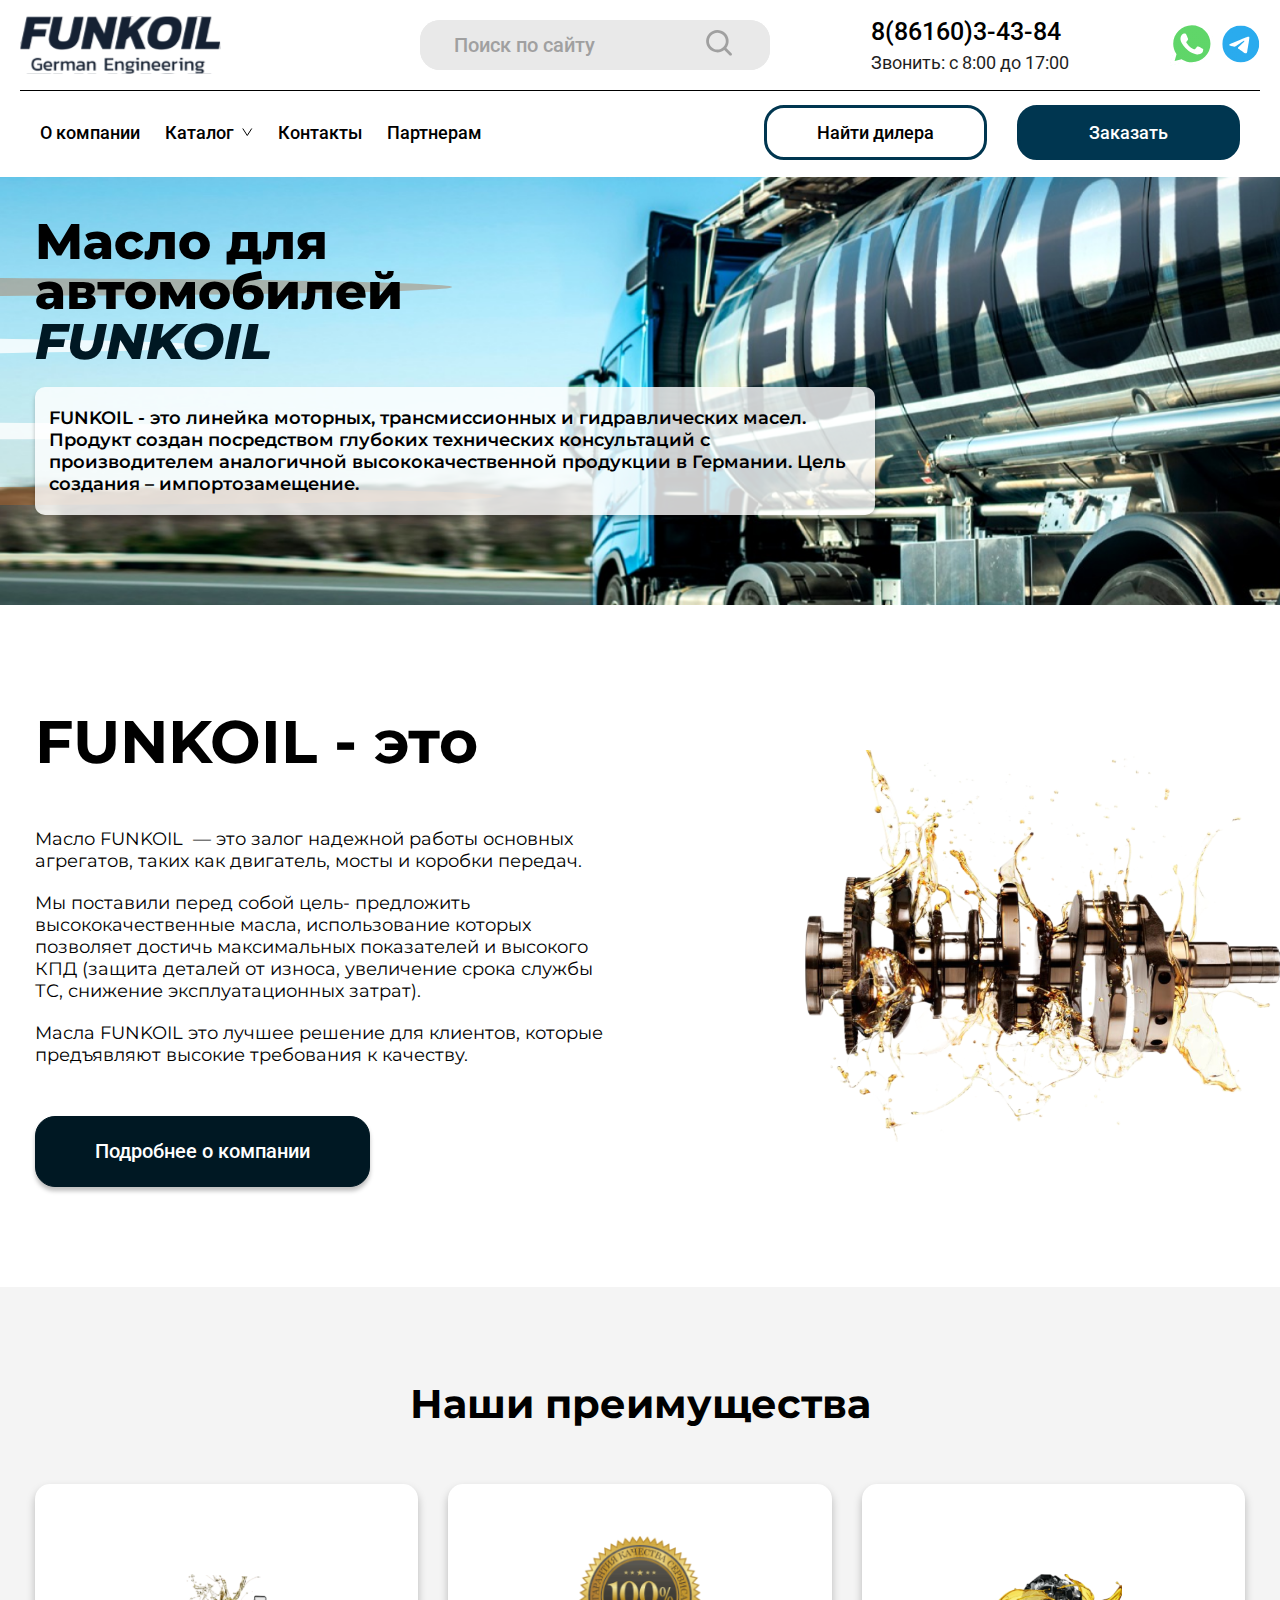
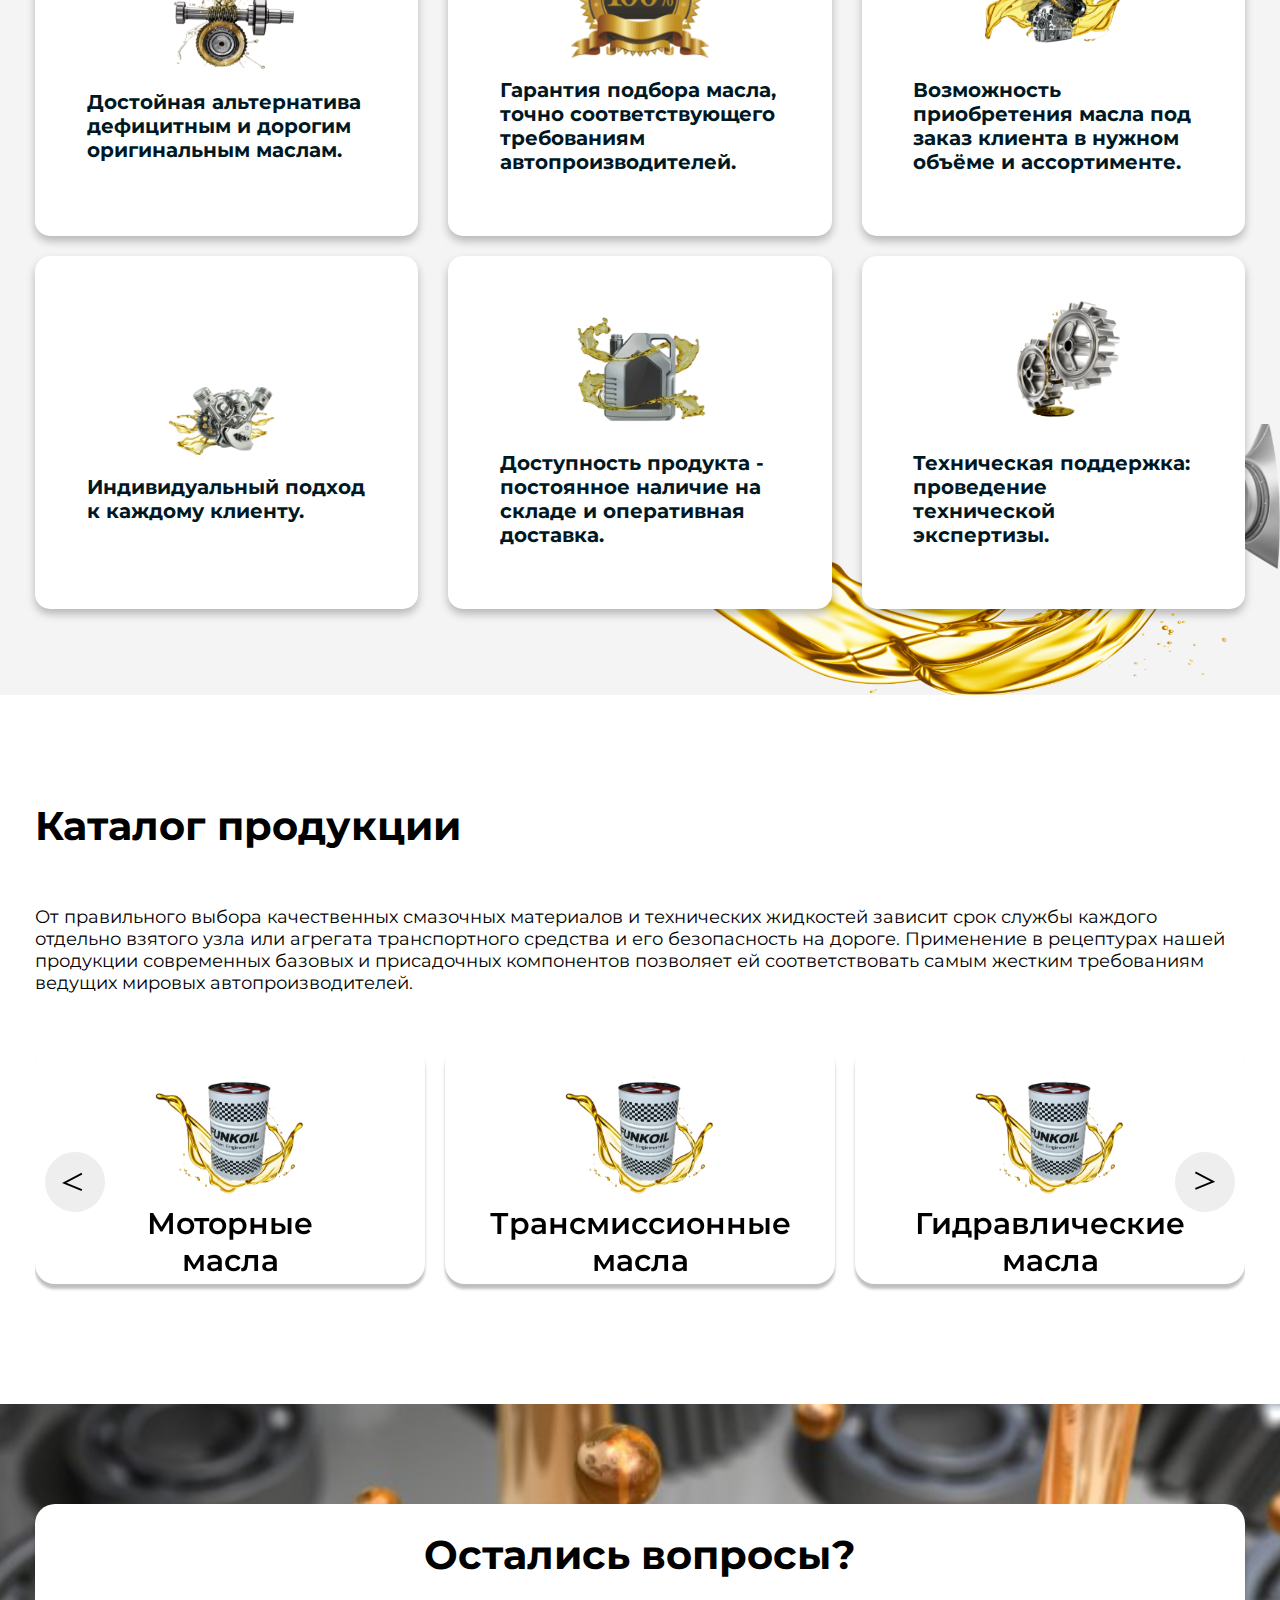
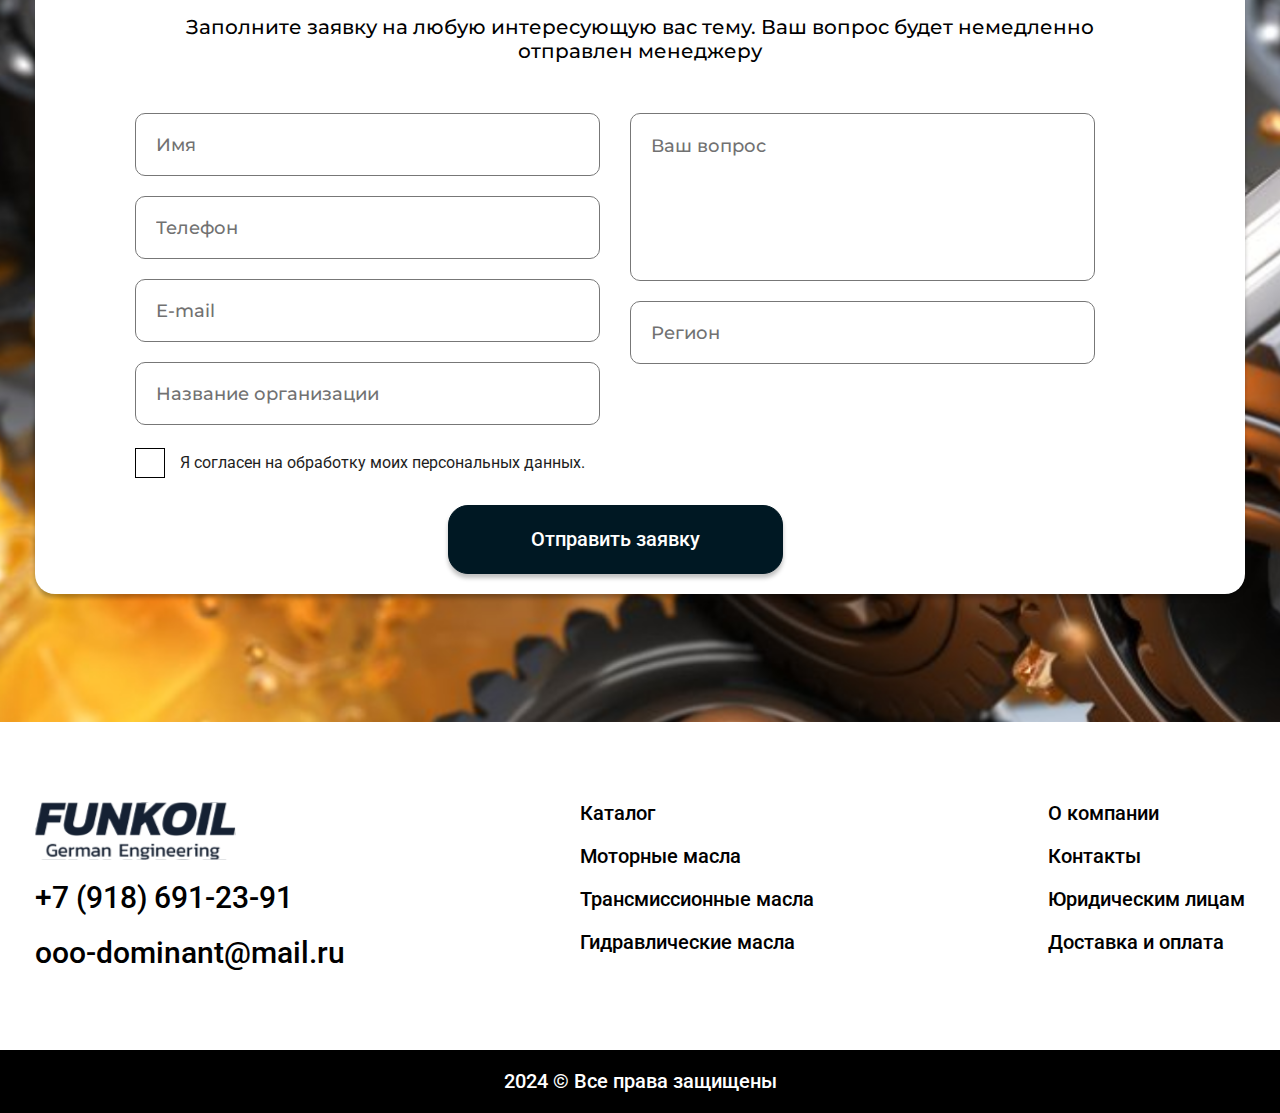
<file: index.html>
<!DOCTYPE html>
<html lang="ru">

<head>
    <meta charset="UTF-8">
    <meta name="viewport" content="width=device-width, initial-scale=1.0">
    <link rel="preconnect" href="https://fonts.googleapis.com">
    <link rel="preconnect" href="https://fonts.gstatic.com" crossorigin>
    <link
        href="https://fonts.googleapis.com/css2?family=Inter:ital,opsz,wght@0,14..32,100..900;1,14..32,100..900&family=Montserrat:ital,wght@0,100..900;1,100..900&family=Roboto:ital,wght@0,100;0,300;0,400;0,500;0,700;0,900;1,100;1,300;1,400;1,500;1,700;1,900&display=swap"
        rel="stylesheet">
    <link rel="stylesheet" href="https://cdn.jsdelivr.net/npm/swiper@11/swiper-bundle.min.css" />
    <link rel="stylesheet" href="./css/main.css">
    <link rel="stylesheet" href="./css/styles.css">
    <title>Funkoil</title>
</head>

<body>
    <div class="wrapper">
        <header class="header">
            <div class="header__top">
                <div class="header__wrapper">
                    <a href="/">
                        <img src="./img/logo.svg" alt="">
                    </a>
                    <div class="header__group">
                        <form action="#">
                            <input type="search" name="search" placeholder="Поиск по сайту" required>
                            <button type="submit">
                                <svg width="31" height="30" viewBox="0 0 31 30" fill="none"
                                    xmlns="http://www.w3.org/2000/svg">
                                    <path fill-rule="evenodd" clip-rule="evenodd"
                                        d="M21.8124 13.1251C21.8124 14.2331 21.5941 15.3303 21.1701 16.354C20.7461 17.3777 20.1246 18.3078 19.3411 19.0913C18.5576 19.8748 17.6274 20.4963 16.6038 20.9203C15.5801 21.3444 14.4829 21.5626 13.3749 21.5626C12.2668 21.5626 11.1697 21.3444 10.146 20.9203C9.12229 20.4963 8.19215 19.8748 7.40865 19.0913C6.62516 18.3078 6.00366 17.3777 5.57963 16.354C5.15561 15.3303 4.93737 14.2331 4.93737 13.1251C4.93737 10.8873 5.82632 8.74124 7.40865 7.1589C8.99099 5.57656 11.1371 4.68761 13.3749 4.68761C15.6126 4.68761 17.7587 5.57656 19.3411 7.1589C20.9234 8.74124 21.8124 10.8873 21.8124 13.1251ZM20.2749 22.0126C18.0143 23.7676 15.1699 24.5951 12.3207 24.3266C9.47155 24.0582 6.83176 22.714 4.93877 20.5677C3.04578 18.4215 2.0419 15.6344 2.1315 12.774C2.22109 9.91362 3.39743 7.19488 5.42103 5.17127C7.44463 3.14767 10.1634 1.97134 13.0238 1.88174C15.8842 1.79215 18.6712 2.79603 20.8175 4.68902C22.9638 6.58201 24.3079 9.2218 24.5764 12.071C24.8448 14.9202 24.0173 17.7646 22.2624 20.0251L27.4936 25.2564C27.6318 25.3851 27.7426 25.5404 27.8195 25.7129C27.8963 25.8854 27.9376 26.0716 27.941 26.2604C27.9443 26.4492 27.9096 26.6368 27.8388 26.8119C27.7681 26.987 27.6628 27.146 27.5293 27.2796C27.3958 27.4131 27.2367 27.5184 27.0616 27.5891C26.8865 27.6598 26.699 27.6946 26.5101 27.6912C26.3213 27.6879 26.1351 27.6466 25.9626 27.5697C25.7901 27.4928 25.6349 27.382 25.5061 27.2439L20.2749 22.0126Z"
                                        fill="#A0A0A0" />
                                </svg>

                            </button>
                        </form>
                        <div class="header__tel">
                            <a href="#">
                                8(86160)3-43-84
                            </a>
                            <span>Звонить: с 8:00 до 17:00</span>
                        </div>
                        <div class="header__soc">
                            <a target="_blank" href="https://wa.me/79186912391">
                                <svg width="46" height="46" viewBox="0 0 46 46" fill="none"
                                    xmlns="http://www.w3.org/2000/svg">
                                    <g clip-path="url(#clip0_150_856)">
                                        <path
                                            d="M1.21035 22.7308C1.2093 26.5117 2.20492 30.2034 4.09809 33.4574L1.0293 44.5752L12.4959 41.5919C15.6674 43.305 19.2208 44.2027 22.8318 44.203H22.8413C34.7619 44.203 44.4655 34.578 44.4706 22.7477C44.4729 17.0151 42.225 11.6245 38.1409 7.56894C34.0575 3.5137 28.6268 1.27923 22.8404 1.27661C10.9184 1.27661 1.21545 10.901 1.21053 22.7308"
                                            fill="url(#paint0_linear_150_856)" />
                                        <path
                                            d="M0.438086 22.7237C0.436855 26.6406 1.46816 30.4644 3.42883 33.8349L0.25 45.3512L12.1277 42.261C15.4004 44.0316 19.0851 44.9651 22.8346 44.9665H22.8442C35.1925 44.9665 45.2447 34.9953 45.25 22.7415C45.2521 16.8029 42.9234 11.2185 38.6934 7.01767C34.4628 2.81733 28.8378 0.502442 22.8442 0.5C10.4938 0.5 0.443008 10.4698 0.438086 22.7237ZM7.5117 33.2544L7.0682 32.5559C5.20387 29.6145 4.21984 26.2154 4.22125 22.7251C4.22512 12.5399 12.5789 4.25349 22.8513 4.25349C27.8259 4.25558 32.5009 6.17977 36.0173 9.67093C39.5334 13.1624 41.4682 17.8037 41.467 22.7401C41.4624 32.9253 33.1084 41.2128 22.8442 41.2128H22.8368C19.4947 41.211 16.2169 40.3205 13.3584 38.6375L12.6781 38.2372L5.62961 40.0709L7.5117 33.2544Z"
                                            fill="url(#paint1_linear_150_856)" />
                                        <path
                                            d="M17.2439 13.4327C16.8245 12.5078 16.3831 12.4891 15.9843 12.4729C15.6577 12.4589 15.2843 12.46 14.9113 12.46C14.538 12.46 13.9313 12.5993 13.4186 13.1549C12.9053 13.7109 11.459 15.0546 11.459 17.7876C11.459 20.5206 13.4652 23.162 13.7448 23.5329C14.0249 23.9032 17.6178 29.6911 23.3082 31.9178C28.0374 33.7682 28.9998 33.4002 30.0262 33.3074C31.0528 33.2149 33.3387 31.964 33.805 30.6668C34.2717 29.3699 34.2717 28.2581 34.1318 28.0258C33.9919 27.7943 33.6185 27.6553 33.0586 27.3777C32.4988 27.1 29.7462 25.7559 29.2331 25.5705C28.7198 25.3853 28.3466 25.2928 27.9733 25.849C27.5999 26.4044 26.5278 27.6553 26.2011 28.0258C25.8746 28.3971 25.5478 28.4434 24.9882 28.1655C24.4279 27.8868 22.625 27.3009 20.4859 25.4086C18.8216 23.9362 17.698 22.1179 17.3714 21.5617C17.0448 21.0063 17.3364 20.7053 17.6171 20.4285C17.8687 20.1796 18.1772 19.7798 18.4574 19.4556C18.7365 19.1311 18.8297 18.8997 19.0163 18.5292C19.2032 18.1584 19.1097 17.834 18.9699 17.5561C18.8297 17.2783 17.7418 14.531 17.2439 13.4327Z"
                                            fill="white" />
                                    </g>
                                    <defs>
                                        <linearGradient id="paint0_linear_150_856" x1="2173.1" y1="4331.13" x2="2173.1"
                                            y2="1.27661" gradientUnits="userSpaceOnUse">
                                            <stop stop-color="#1FAF38" />
                                            <stop offset="1" stop-color="#60D669" />
                                        </linearGradient>
                                        <linearGradient id="paint1_linear_150_856" x1="2250.25" y1="4485.62"
                                            x2="2250.25" y2="0.5" gradientUnits="userSpaceOnUse">
                                            <stop stop-color="#F9F9F9" />
                                            <stop offset="1" stop-color="white" />
                                        </linearGradient>
                                        <clipPath id="clip0_150_856">
                                            <rect width="45" height="45" fill="white" transform="translate(0.25 0.5)" />
                                        </clipPath>
                                    </defs>
                                </svg>
                            </a>
                            <a target="_blank" href="https://t.me/FUNKOIL23">
                                <svg width="38" height="38" viewBox="0 0 38 38" fill="none"
                                    xmlns="http://www.w3.org/2000/svg">
                                    <g clip-path="url(#clip0_150_860)">
                                        <path
                                            d="M18.75 0.5C13.8446 0.5 9.13578 2.4503 5.66992 5.91848C2.20051 9.38804 0.250993 14.0934 0.25 19C0.25 23.9045 2.20117 28.6133 5.66992 32.0815C9.13578 35.5497 13.8446 37.5 18.75 37.5C23.6554 37.5 28.3642 35.5497 31.8301 32.0815C35.2988 28.6133 37.25 23.9045 37.25 19C37.25 14.0955 35.2988 9.38665 31.8301 5.91848C28.3642 2.4503 23.6554 0.5 18.75 0.5Z"
                                            fill="url(#paint0_linear_150_860)" />
                                        <path
                                            d="M8.62405 18.8046C14.018 16.4551 17.6139 14.9061 19.4119 14.1576C24.5514 12.0206 25.618 11.6494 26.3147 11.6368C26.4679 11.6344 26.809 11.6722 27.0316 11.8522C27.2166 12.0039 27.2686 12.2092 27.2946 12.3533C27.3177 12.4972 27.3495 12.8253 27.3235 13.0814C27.046 16.0067 25.8406 23.1055 25.2278 26.3821C24.9705 27.7684 24.4589 28.2332 23.9646 28.2786C22.8893 28.3774 22.0741 27.5687 21.0335 26.8868C19.4061 25.8192 18.4869 25.155 16.9057 24.1135C15.0788 22.9098 16.264 22.2482 17.3046 21.1671C17.5763 20.8841 22.3112 16.5785 22.4008 16.188C22.4123 16.1391 22.4239 15.957 22.3141 15.861C22.2071 15.7648 22.0481 15.7977 21.9325 15.8238C21.7677 15.8608 19.1691 17.5801 14.1278 20.9815C13.3907 21.4885 12.723 21.7357 12.1217 21.7227C11.4626 21.7085 10.1908 21.3492 9.24554 21.0422C8.08929 20.6656 7.16718 20.4664 7.24811 19.8267C7.28858 19.4937 7.74819 19.1529 8.62405 18.8046Z"
                                            fill="white" />
                                    </g>
                                    <defs>
                                        <linearGradient id="paint0_linear_150_860" x1="1850.25" y1="0.5" x2="1850.25"
                                            y2="3700.5" gradientUnits="userSpaceOnUse">
                                            <stop stop-color="#2AABEE" />
                                            <stop offset="1" stop-color="#229ED9" />
                                        </linearGradient>
                                        <clipPath id="clip0_150_860">
                                            <rect width="37" height="37" fill="white" transform="translate(0.25 0.5)" />
                                        </clipPath>
                                    </defs>
                                </svg>

                            </a>
                        </div>
                    </div>
                </div>
            </div>
            <div class="header__bot container">
                <div class="header__mob">
                    <a class="logo" href="/">
                        <img src="./img/logo.svg" alt="">
                    </a>
                    <div class="header__search">
                        <button class="search-btn" type="button">
                            <svg width="17.209961" height="17.210205" viewBox="0 0 17.21 17.2102" fill="none"
                                xmlns="http://www.w3.org/2000/svg" xmlns:xlink="http://www.w3.org/1999/xlink">
                                <desc>
                                    Created with Pixso.
                                </desc>
                                <defs />
                                <path id="Vector"
                                    d="M13.12 7.49C13.12 8.23 12.97 8.96 12.69 9.65C12.41 10.33 11.99 10.95 11.47 11.47C10.95 11.99 10.33 12.41 9.65 12.69C8.96 12.97 8.23 13.12 7.49 13.12C6.76 13.12 6.02 12.97 5.34 12.69C4.66 12.41 4.04 11.99 3.52 11.47C2.99 10.95 2.58 10.33 2.3 9.65C2.01 8.96 1.87 8.23 1.87 7.49C1.87 6 2.46 4.57 3.52 3.52C4.57 2.46 6 1.87 7.49 1.87C8.99 1.87 10.42 2.46 11.47 3.52C12.53 4.57 13.12 6 13.12 7.49ZM12.09 13.42C10.59 14.59 8.69 15.14 6.79 14.96C4.89 14.78 3.13 13.89 1.87 12.46C0.61 11.03 -0.06 9.17 0 7.26C0.06 5.35 0.84 3.54 2.19 2.19C3.54 0.84 5.35 0.06 7.26 0C9.17 -0.06 11.03 0.61 12.46 1.87C13.89 3.13 14.78 4.89 14.96 6.79C15.14 8.69 14.59 10.59 13.42 12.09L16.91 15.58C17 15.67 17.07 15.77 17.12 15.89C17.18 16 17.2 16.13 17.2 16.25C17.21 16.38 17.18 16.5 17.14 16.62C17.09 16.74 17.02 16.84 16.93 16.93C16.84 17.02 16.74 17.09 16.62 17.14C16.5 17.18 16.38 17.21 16.25 17.2C16.13 17.2 16 17.18 15.89 17.12C15.77 17.07 15.67 17 15.58 16.91L12.09 13.42Z"
                                    fill="#A0A0A0" fill-opacity="1.000000" fill-rule="evenodd" />
                            </svg>
    
                        </button>
                        <form action="#">
                            <input type="search">
                            <button type="submit">Найти</button>
                        </form>
                        <div class="header__search-result"></div>
                    </div>
                </div>
                <div class="burger-icon">
                    <span></span>
                </div>
                <nav class="header__nav">
                    <ul>
                        <li>
                            <a href="./about.html">О компании</a>
                        </li>
                        <li class="sub-item">
                            Каталог
                            <svg width="11" height="9" viewBox="0 0 11 9" fill="none"
                                xmlns="http://www.w3.org/2000/svg">
                                <path d="M0.75 0.5L5.25 7.5L9.75 0.5" stroke="black" />
                            </svg>

                            <ul class="sub-list">
                                <li>
                                    <a href="./catalog.html">Трансмиссионные масла</a>
                                </li>
                                <li>
                                    <a href="./catalog.html">Гидравлические масла</a>
                                </li>
                                <li>
                                    <a href="./catalog.html">Моторные масла</a>
                                </li>
                            </ul>
                        </li>
                        <li>
                            <a href="./contacts.html">Контакты</a>
                        </li>
                        <li>
                            <a href="./partners.html">Партнерам</a>
                        </li>
                    </ul>
                    <div class="header__bot-btn">
                        <button class="dealer" type="button">Найти дилера</button>
                        <button class="order" type="button">Заказать</button>
                    </div>
                </nav>

            </div>
        </header>
        <main>
            <section class="main-block">
                <img class="bg-img" src="./img/main-img.png" alt="">
                <div class="main-block__content container">
                    <h1>Масло для<br> автомобилей <br><span>FUNKOIL</span></h1>
                    <p>FUNKOIL - это линейка моторных, трансмиссионных и гидравлических масел.
                        Продукт создан посредством глубоких технических консультаций с производителем аналогичной
                        высококачественной продукции в Германии.
                        Цель создания – импортозамещение.</p>
                </div>
            </section>
            <section class="info indent">
                <div class="info__wrapper container">
                    <div class="info__content">
                        <h2>FUNKOIL - это</h2>
                        <p>Масло FUNKOIL  — это залог надежной работы основных агрегатов, таких как двигатель, мосты и
                            коробки передач.</p>
                        <p>Мы поставили перед собой цель- предложить высококачественные масла, использование которых
                            позволяет достичь максимальных показателей и высокого КПД (защита деталей от износа,
                            увеличение срока службы ТС, снижение эксплуатационных затрат).</p>
                        <p>Масла FUNKOIL это лучшее решение для клиентов, которые предъявляют высокие требования к
                            качеству.</p>
                        <a href="./catalog.html">Подробнее о компании</a>
                    </div>
                    <img src="./img/info-img.png" alt="">
                </div>
            </section>
            <section class="advantages">
                <img class="bg-img" src="./img/adv-img2.png" alt="">
                <div class="advantages__wrapper container">
                    <h2 class="title">Наши преимущества</h2>
                    <div class="advantages__container">
                        <div class="advantages__card">
                            <div class="advantages__img">
                                <img class="bg-img" src="./img/adv-img.png" alt="">
                            </div>
                            <p>Достойная альтернатива дефицитным и дорогим оригинальным маслам.</p>
                        </div>
                        <div class="advantages__card">
                            <div class="advantages__img">
                                <img class="bg-img" src="./img/adv-img3.png" alt="">
                            </div>
                            <p>Гарантия подбора масла, точно соответствующего требованиям автопроизводителей.</p>
                        </div>
                        <div class="advantages__card">
                            <div class="advantages__img">
                                <img class="bg-img" src="./img/adv-img4.png" alt="">
                            </div>
                            <p>Возможность приобретения масла под заказ клиента в нужном объёме и ассортименте.</p>
                        </div>
                        <div class="advantages__card">
                            <div class="advantages__img">
                                <img class="bg-img" src="./img/adv-img5.png" alt="">
                            </div>
                            <p>Индивидуальный подход к каждому клиенту.</p>
                        </div>
                        <div class="advantages__card">
                            <div class="advantages__img">
                                <img class="bg-img" src="./img/adv-img6.png" alt="">
                            </div>
                            <p>Доступность продукта - постоянное наличие на складе и оперативная доставка.</p>
                        </div>
                        <div class="advantages__card">
                            <div class="advantages__img">
                                <img class="bg-img" src="./img/adv-img7.png" alt="">
                            </div>
                            <p>Техническая поддержка: проведение технической экспертизы.</p>
                        </div>
                    </div>
                </div>
            </section>
            <section class="catalog-block indent container">
                <h2 class="title">Каталог продукции</h2>
                <p>От правильного выбора качественных смазочных материалов и технических жидкостей зависит срок службы каждого отдельно взятого узла или агрегата транспортного средства и его безопасность на дороге. Применение в рецептурах нашей продукции современных базовых и присадочных компонентов позволяет ей соответствовать самым жестким требованиям ведущих мировых автопроизводителей.</p>
                <div class="swiper product-slider">
                    <div class="swiper-wrapper">
                      <div class="swiper-slide">
                        <a href="./catalog.html" class="product-slide">
                            <div class="product-slide__img">
                                <img class="bg-img" src="./img/product-img.png" alt="">
                            </div>
                            <h3>Моторные масла</h3>
                        </a>
                      </div>
                      <div class="swiper-slide">
                        <a href="./catalog.html" class="product-slide">
                            <div class="product-slide__img">
                                <img class="bg-img" src="./img/product-img.png" alt="">
                            </div>
                            <h3>Трансмиссионные масла</h3>
                        </a>
                      </div>
                      <div class="swiper-slide">
                        <a href="./catalog.html" class="product-slide">
                            <div class="product-slide__img">
                                <img class="bg-img" src="./img/product-img.png" alt="">
                            </div>
                            <h3>Гидравлические масла</h3>
                        </a>
                      </div>
                      <div class="swiper-slide">
                        <a href="./catalog.html" class="product-slide">
                            <div class="product-slide__img">
                                <img class="bg-img" src="./img/product-img.png" alt="">
                            </div>
                            <h3>Гидравлические масла</h3>
                        </a>
                      </div>
                    </div>
                    <div class="swiper-button-prev">
                        <svg width="100.000000" height="100.000000" viewBox="0 0 100 100" fill="none" xmlns="http://www.w3.org/2000/svg" xmlns:xlink="http://www.w3.org/1999/xlink">
                            <desc>
                                    Created with Pixso.
                            </desc>
                            <defs/>
                            <circle id="Ellipse 7" cx="50.000000" cy="50.000000" r="50.000000" fill="#EEEEEE" fill-opacity="1.000000"/>
                            <path id="Vector 2" d="M61.5 36L32 51.5L61.5 63.5" stroke="#000000" stroke-opacity="1.000000" stroke-width="3.000000"/>
                        </svg>
                        
                    </div>
                    <div class="swiper-button-next">
                        <svg width="100.000000" height="100.000000" viewBox="0 0 100 100" fill="none" xmlns="http://www.w3.org/2000/svg" xmlns:xlink="http://www.w3.org/1999/xlink">
                            <desc>
                                    Created with Pixso.
                            </desc>
                            <defs/>
                            <circle id="Ellipse 7" cx="50.000000" cy="50.000000" r="50.000000" fill="#EEEEEE" fill-opacity="1.000000"/>
                            <path id="Vector 2" d="M34 34L63.5 49.5L34 61.5" stroke="#000000" stroke-opacity="1.000000" stroke-width="3.000000"/>
                        </svg>
                        
                    </div>
                  </div>
            </section>
            <section class="form">
                <img class="bg-img" src="./img/form-img.png" alt="">
                <div class="container">
                    <div class="form__wrapper">
                        <h2 class="title">Остались вопросы?</h2>
                        <p>Заполните заявку на любую интересующую вас тему. Ваш вопрос будет немедленно отправлен менеджеру</p>
                        <form action="">
                            <div class="form__container">
                                <div class="form__left">
                                    <input type="text" name="name" required placeholder="Имя">
                                    <input type="tel" name="phone" required placeholder="Телефон">
                                    <input type="email" name="email" required placeholder="E-mail">
                                    <input type="text" name="org" required placeholder="Название организации">
                                </div>
                                <div class="form__right">
                                    <textarea rows="6" placeholder="Ваш вопрос"></textarea>
                                    <input type="text" name="region" required placeholder="Регион">
                                </div>
                            </div>
                            <div class="checkbox-group">
                                <label class="control-label">
                                <input class="control-input visually-hidden" type="checkbox" required>
                                <span class="control-mark"></span>
                            </label>
                                <span>Я согласен на обработку моих персональных данных.</span>
                            </div>
                            <button type="submit">Отправить заявку</button>
                        </form>
                    </div>
                </div>
            </section>
        </main>
        <footer class="footer">
            <div class="footer__top container">
                <div class="footer__group">
                    <a href="/">
                        <img src="./img/logo.svg" alt="">
                    </a>
                    <a href="tel:+7 (918) 691-23-91">+7 (918) 691-23-91</a>
                    <a href="mailto:ooo-dominant@mail.ru">ooo-dominant@mail.ru</a>
                </div>
                    <ul>
                        <li>
                            <a href="./catalog.html">Каталог</a>
                        </li>
                        <li>
                            <a href="./product.html">Моторные масла</a>
                        </li>
                        <li>
                            <a href="./product.html">Трансмиссионные масла</a>
                        </li>
                        <li>
                            <a href="./product.html">Гидравлические масла</a>
                        </li>
                    </ul>
                    <ul>
                        <li>
                            <a href="./about.html">О компании</a>
                        </li>
                        <li>
                            <a href="./contacts.html">Контакты</a>
                        </li>
                        <li>
                            <a href="#">Юридическим лицам</a>
                        </li>
                        <li>
                            <a href="#">Доставка и оплата</a>
                        </li>
                    </ul>
            </div>
            <div class="footer__bot">
                <span>2024 © Все права защищены</span>
            </div>
        </footer>
    </div>
    <div class="modal dealer-modal">
        <div class="container">
            <div class="modal__wrapper">
                <button class="close-modal" type="button">
                    <svg width="24.000000" height="24.000000" viewBox="0 0 24 24" fill="none" xmlns="http://www.w3.org/2000/svg" xmlns:xlink="http://www.w3.org/1999/xlink">
                        <desc>
                                Created with Pixso.
                        </desc>
                        <defs>
                            <pattern id="pattern_163_620" patternContentUnits="objectBoundingBox" width="1.000000" height="1.000000">
                                <use xlink:href="#image163_62_0" transform="matrix(0.003333,0,0,0.003333,0,0)"/>
                            </pattern>
                            <image id="image163_62_0" width="300.000000" height="300.000000" xlink:href="[data-uri]"/>
                        </defs>
                        <rect id="image 16" width="24.000000" height="24.000000" fill="url(#pattern_163_620)" fill-opacity="1.000000"/>
                    </svg>
                    
                </button>
                <h2 class="title">Стать дилером</h2>
                <form class="form__wrapper" action="">
                    <div class="form__container">
                        <div class="form__left">
                            <input type="text" name="name" required placeholder="Имя">
                            <input type="tel" name="phone" required placeholder="Телефон">
                            <input type="email" name="email" required placeholder="E-mail">
                            <input type="text" name="org" required placeholder="Название организации">
                        </div>
                        <div class="form__right">
                            <input type="text" name="city" required placeholder="Город">
                            <input type="text" name="address" required placeholder="Адрес">
                            <textarea rows="5" placeholder="Ваш вопрос"></textarea>
                        </div>
                    </div>
                    <div class="checkbox-group">
                        <label class="control-label">
                        <input class="control-input visually-hidden" type="checkbox" required>
                        <span class="control-mark"></span>
                    </label>
                        <span>Я согласен на обработку моих персональных данных.</span>
                    </div>
                    <button type="submit">Отправить заявку</button>
                </form>
            </div>
        </div>
    </div>
    <div class="modal dl-modal">
        <div class="container">
            <div class="modal__wrapper">
                <button class="close-dl-modal" type="button">
                    <svg width="22" height="22" viewBox="0 0 22 22" fill="none" xmlns="http://www.w3.org/2000/svg">
                        <path d="M21 1L1 21" stroke="black" stroke-width="2" stroke-linecap="round" stroke-linejoin="round"></path>
                        <path d="M1 1L21 21" stroke="black" stroke-width="2" stroke-linecap="round" stroke-linejoin="round"></path>
                        </svg>
                </button>
                <h2 class="title">Стать дилером</h2>
                <form class="form__wrapper" action="">
                    <div class="form__container">
                        <div class="form__left">
                            <input type="text" name="name" required placeholder="Имя">
                            <input type="tel" name="phone" required placeholder="Телефон">
                            <input type="email" name="email" required placeholder="E-mail">
                            <input type="text" name="org" required placeholder="Название организации">
                        </div>
                        <div class="form__right">
                            <input type="text" name="city" required placeholder="Город">
                            <input type="text" name="address" required placeholder="Адрес">
                            <textarea rows="5" placeholder="Ваш вопрос"></textarea>
                        </div>
                    </div>
                    <div class="checkbox-group">
                        <label class="control-label">
                        <input class="control-input visually-hidden" type="checkbox" required>
                        <span class="control-mark"></span>
                    </label>
                        <span>Я согласен на обработку моих персональных данных.</span>
                    </div>
                    <button type="submit">Отправить заявку</button>
                </form>
            </div>
        </div>
    </div>
    <div class="modal order-modal">
        <div class="container">
            <div class="modal__wrapper">
                <button class="close-order-modal" type="button">
                    <svg width="22" height="22" viewBox="0 0 22 22" fill="none" xmlns="http://www.w3.org/2000/svg">
                        <path d="M21 1L1 21" stroke="black" stroke-width="2" stroke-linecap="round" stroke-linejoin="round"></path>
                        <path d="M1 1L21 21" stroke="black" stroke-width="2" stroke-linecap="round" stroke-linejoin="round"></path>
                        </svg>
                    
                </button>
                <h2 class="title">Стать дилером</h2>
                <form class="form__wrapper" action="">
                    <div class="form__container">
                        <div class="form__left">
                            <input type="text" name="name" required placeholder="Имя">
                            <input type="tel" name="phone" required placeholder="Телефон">
                            <input type="email" name="email" required placeholder="E-mail">
                            <input type="text" name="org" required placeholder="Название организации">
                        </div>
                        <div class="form__right">
                            <input type="text" name="city" required placeholder="Город">
                            <input type="text" name="address" required placeholder="Адрес">
                            <textarea rows="5" placeholder="Ваш вопрос"></textarea>
                        </div>
                    </div>
                    <div class="checkbox-group">
                        <label class="control-label">
                        <input class="control-input visually-hidden" type="checkbox" required>
                        <span class="control-mark"></span>
                    </label>
                        <span>Я согласен на обработку моих персональных данных.</span>
                    </div>
                    <button type="submit">Отправить заявку</button>
                </form>
            </div>
        </div>
    </div>
    <script src="./js/jquery-3.6.0.min.js"></script>
    <script src="./js/jquery.maskedinput.min.js"></script>
    <script src="https://cdn.jsdelivr.net/npm/swiper@11/swiper-bundle.min.js"></script>
    <script src="./js/index.js"></script>
</body>

</html>
</file>
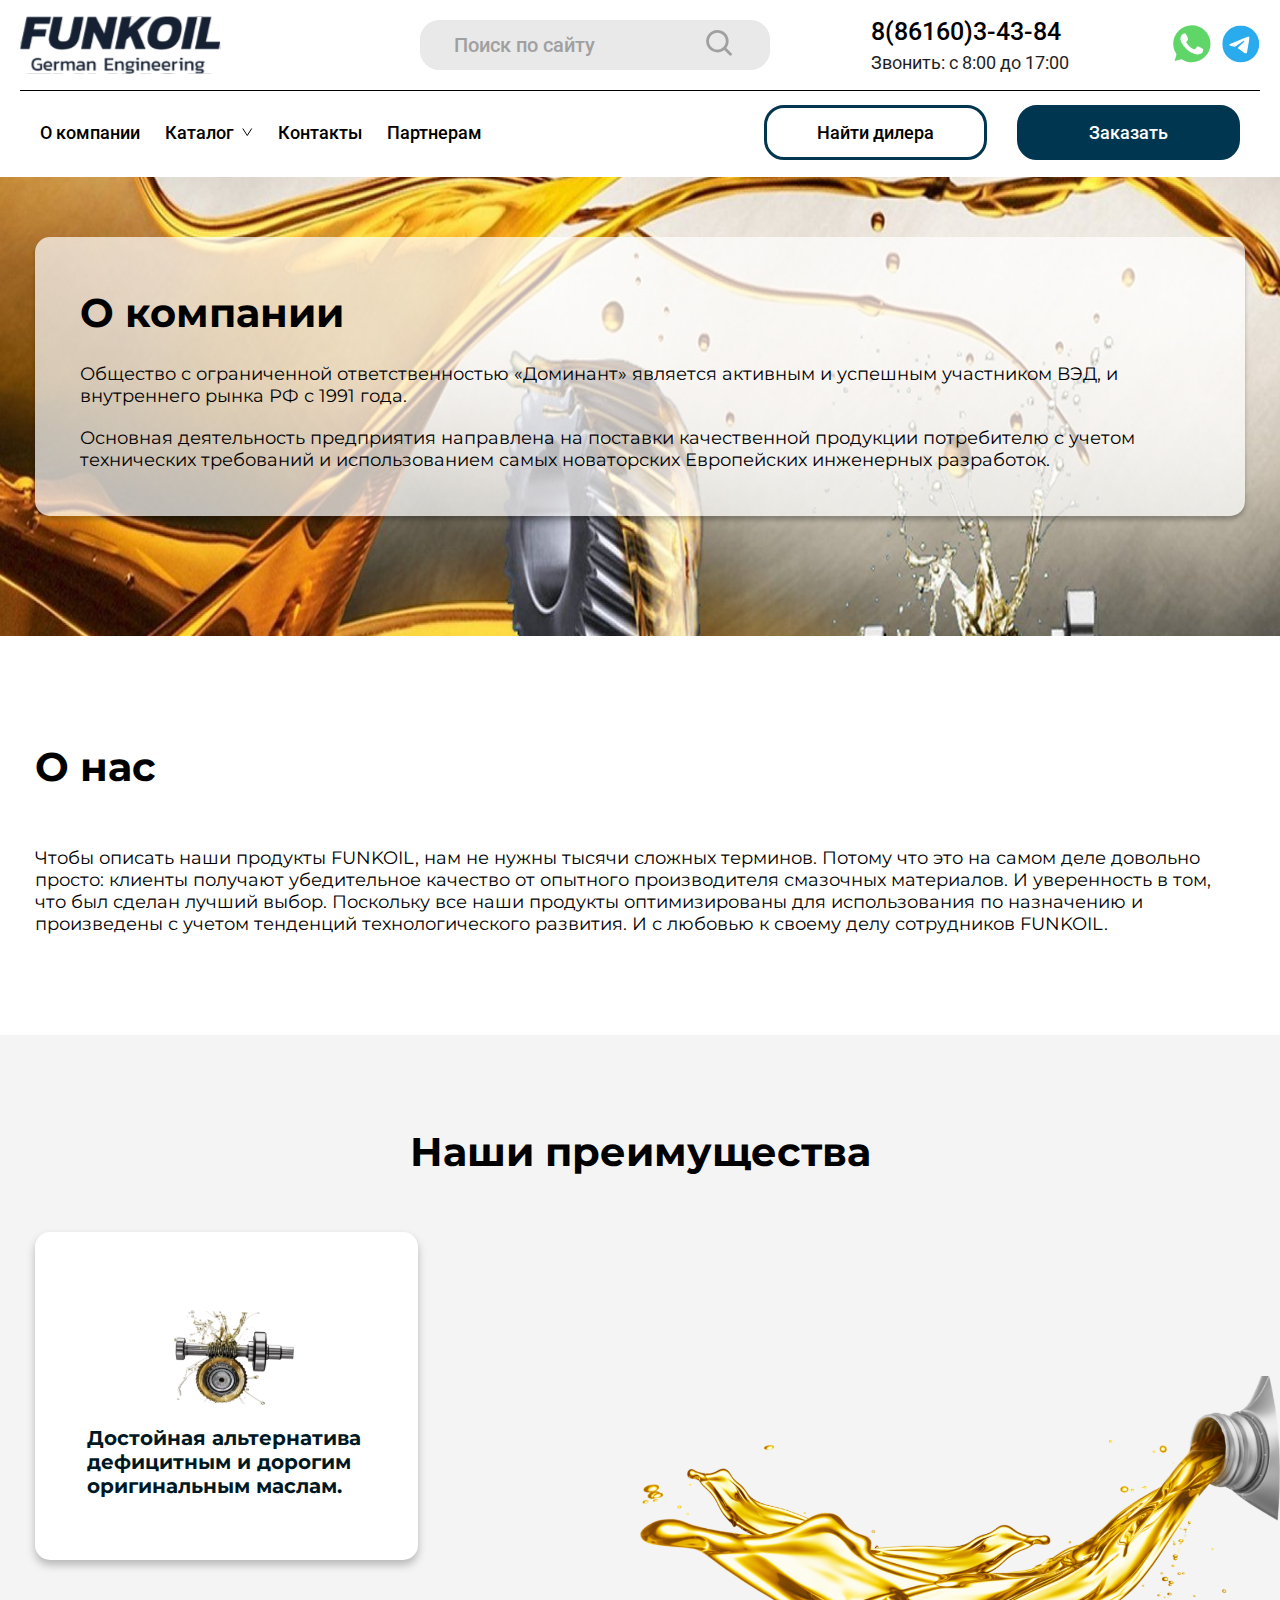
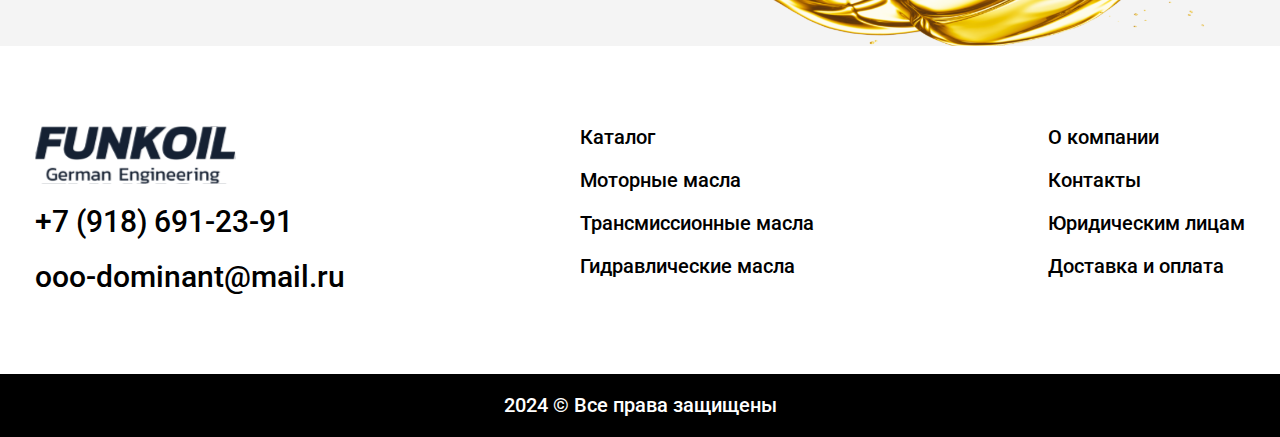
<file: about.html>
<!DOCTYPE html>
<html lang="ru">

<head>
    <meta charset="UTF-8">
    <meta name="viewport" content="width=device-width, initial-scale=1.0">
    <link rel="preconnect" href="https://fonts.googleapis.com">
    <link rel="preconnect" href="https://fonts.gstatic.com" crossorigin>
    <link
        href="https://fonts.googleapis.com/css2?family=Inter:ital,opsz,wght@0,14..32,100..900;1,14..32,100..900&family=Montserrat:ital,wght@0,100..900;1,100..900&family=Roboto:ital,wght@0,100;0,300;0,400;0,500;0,700;0,900;1,100;1,300;1,400;1,500;1,700;1,900&display=swap"
        rel="stylesheet">
    <link rel="stylesheet" href="https://cdn.jsdelivr.net/npm/swiper@11/swiper-bundle.min.css" />
    <link rel="stylesheet" href="./css/main.css">
    <link rel="stylesheet" href="./css/styles.css">
    <title>Funkoil</title>
</head>

<body>
    <div class="wrapper">
        <header class="header">
            <div class="header__top">
                <div class="header__wrapper">
                    <a href="/">
                        <img src="./img/logo.svg" alt="">
                    </a>
                    <div class="header__group">
                        <form action="#">
                            <input type="search" name="search" placeholder="Поиск по сайту" required>
                            <button type="submit">
                                <svg width="31" height="30" viewBox="0 0 31 30" fill="none"
                                    xmlns="http://www.w3.org/2000/svg">
                                    <path fill-rule="evenodd" clip-rule="evenodd"
                                        d="M21.8124 13.1251C21.8124 14.2331 21.5941 15.3303 21.1701 16.354C20.7461 17.3777 20.1246 18.3078 19.3411 19.0913C18.5576 19.8748 17.6274 20.4963 16.6038 20.9203C15.5801 21.3444 14.4829 21.5626 13.3749 21.5626C12.2668 21.5626 11.1697 21.3444 10.146 20.9203C9.12229 20.4963 8.19215 19.8748 7.40865 19.0913C6.62516 18.3078 6.00366 17.3777 5.57963 16.354C5.15561 15.3303 4.93737 14.2331 4.93737 13.1251C4.93737 10.8873 5.82632 8.74124 7.40865 7.1589C8.99099 5.57656 11.1371 4.68761 13.3749 4.68761C15.6126 4.68761 17.7587 5.57656 19.3411 7.1589C20.9234 8.74124 21.8124 10.8873 21.8124 13.1251ZM20.2749 22.0126C18.0143 23.7676 15.1699 24.5951 12.3207 24.3266C9.47155 24.0582 6.83176 22.714 4.93877 20.5677C3.04578 18.4215 2.0419 15.6344 2.1315 12.774C2.22109 9.91362 3.39743 7.19488 5.42103 5.17127C7.44463 3.14767 10.1634 1.97134 13.0238 1.88174C15.8842 1.79215 18.6712 2.79603 20.8175 4.68902C22.9638 6.58201 24.3079 9.2218 24.5764 12.071C24.8448 14.9202 24.0173 17.7646 22.2624 20.0251L27.4936 25.2564C27.6318 25.3851 27.7426 25.5404 27.8195 25.7129C27.8963 25.8854 27.9376 26.0716 27.941 26.2604C27.9443 26.4492 27.9096 26.6368 27.8388 26.8119C27.7681 26.987 27.6628 27.146 27.5293 27.2796C27.3958 27.4131 27.2367 27.5184 27.0616 27.5891C26.8865 27.6598 26.699 27.6946 26.5101 27.6912C26.3213 27.6879 26.1351 27.6466 25.9626 27.5697C25.7901 27.4928 25.6349 27.382 25.5061 27.2439L20.2749 22.0126Z"
                                        fill="#A0A0A0" />
                                </svg>

                            </button>
                        </form>
                        <div class="header__tel">
                            <a href="#">
                                8(86160)3-43-84
                            </a>
                            <span>Звонить: с 8:00 до 17:00</span>
                        </div>
                        <div class="header__soc">
                            <a target="_blank" href="https://wa.me/79186912391">
                                <svg width="46" height="46" viewBox="0 0 46 46" fill="none"
                                    xmlns="http://www.w3.org/2000/svg">
                                    <g clip-path="url(#clip0_150_856)">
                                        <path
                                            d="M1.21035 22.7308C1.2093 26.5117 2.20492 30.2034 4.09809 33.4574L1.0293 44.5752L12.4959 41.5919C15.6674 43.305 19.2208 44.2027 22.8318 44.203H22.8413C34.7619 44.203 44.4655 34.578 44.4706 22.7477C44.4729 17.0151 42.225 11.6245 38.1409 7.56894C34.0575 3.5137 28.6268 1.27923 22.8404 1.27661C10.9184 1.27661 1.21545 10.901 1.21053 22.7308"
                                            fill="url(#paint0_linear_150_856)" />
                                        <path
                                            d="M0.438086 22.7237C0.436855 26.6406 1.46816 30.4644 3.42883 33.8349L0.25 45.3512L12.1277 42.261C15.4004 44.0316 19.0851 44.9651 22.8346 44.9665H22.8442C35.1925 44.9665 45.2447 34.9953 45.25 22.7415C45.2521 16.8029 42.9234 11.2185 38.6934 7.01767C34.4628 2.81733 28.8378 0.502442 22.8442 0.5C10.4938 0.5 0.443008 10.4698 0.438086 22.7237ZM7.5117 33.2544L7.0682 32.5559C5.20387 29.6145 4.21984 26.2154 4.22125 22.7251C4.22512 12.5399 12.5789 4.25349 22.8513 4.25349C27.8259 4.25558 32.5009 6.17977 36.0173 9.67093C39.5334 13.1624 41.4682 17.8037 41.467 22.7401C41.4624 32.9253 33.1084 41.2128 22.8442 41.2128H22.8368C19.4947 41.211 16.2169 40.3205 13.3584 38.6375L12.6781 38.2372L5.62961 40.0709L7.5117 33.2544Z"
                                            fill="url(#paint1_linear_150_856)" />
                                        <path
                                            d="M17.2439 13.4327C16.8245 12.5078 16.3831 12.4891 15.9843 12.4729C15.6577 12.4589 15.2843 12.46 14.9113 12.46C14.538 12.46 13.9313 12.5993 13.4186 13.1549C12.9053 13.7109 11.459 15.0546 11.459 17.7876C11.459 20.5206 13.4652 23.162 13.7448 23.5329C14.0249 23.9032 17.6178 29.6911 23.3082 31.9178C28.0374 33.7682 28.9998 33.4002 30.0262 33.3074C31.0528 33.2149 33.3387 31.964 33.805 30.6668C34.2717 29.3699 34.2717 28.2581 34.1318 28.0258C33.9919 27.7943 33.6185 27.6553 33.0586 27.3777C32.4988 27.1 29.7462 25.7559 29.2331 25.5705C28.7198 25.3853 28.3466 25.2928 27.9733 25.849C27.5999 26.4044 26.5278 27.6553 26.2011 28.0258C25.8746 28.3971 25.5478 28.4434 24.9882 28.1655C24.4279 27.8868 22.625 27.3009 20.4859 25.4086C18.8216 23.9362 17.698 22.1179 17.3714 21.5617C17.0448 21.0063 17.3364 20.7053 17.6171 20.4285C17.8687 20.1796 18.1772 19.7798 18.4574 19.4556C18.7365 19.1311 18.8297 18.8997 19.0163 18.5292C19.2032 18.1584 19.1097 17.834 18.9699 17.5561C18.8297 17.2783 17.7418 14.531 17.2439 13.4327Z"
                                            fill="white" />
                                    </g>
                                    <defs>
                                        <linearGradient id="paint0_linear_150_856" x1="2173.1" y1="4331.13" x2="2173.1"
                                            y2="1.27661" gradientUnits="userSpaceOnUse">
                                            <stop stop-color="#1FAF38" />
                                            <stop offset="1" stop-color="#60D669" />
                                        </linearGradient>
                                        <linearGradient id="paint1_linear_150_856" x1="2250.25" y1="4485.62"
                                            x2="2250.25" y2="0.5" gradientUnits="userSpaceOnUse">
                                            <stop stop-color="#F9F9F9" />
                                            <stop offset="1" stop-color="white" />
                                        </linearGradient>
                                        <clipPath id="clip0_150_856">
                                            <rect width="45" height="45" fill="white" transform="translate(0.25 0.5)" />
                                        </clipPath>
                                    </defs>
                                </svg>
                            </a>
                            <a target="_blank" href="https://t.me/FUNKOIL23">
                                <svg width="38" height="38" viewBox="0 0 38 38" fill="none"
                                    xmlns="http://www.w3.org/2000/svg">
                                    <g clip-path="url(#clip0_150_860)">
                                        <path
                                            d="M18.75 0.5C13.8446 0.5 9.13578 2.4503 5.66992 5.91848C2.20051 9.38804 0.250993 14.0934 0.25 19C0.25 23.9045 2.20117 28.6133 5.66992 32.0815C9.13578 35.5497 13.8446 37.5 18.75 37.5C23.6554 37.5 28.3642 35.5497 31.8301 32.0815C35.2988 28.6133 37.25 23.9045 37.25 19C37.25 14.0955 35.2988 9.38665 31.8301 5.91848C28.3642 2.4503 23.6554 0.5 18.75 0.5Z"
                                            fill="url(#paint0_linear_150_860)" />
                                        <path
                                            d="M8.62405 18.8046C14.018 16.4551 17.6139 14.9061 19.4119 14.1576C24.5514 12.0206 25.618 11.6494 26.3147 11.6368C26.4679 11.6344 26.809 11.6722 27.0316 11.8522C27.2166 12.0039 27.2686 12.2092 27.2946 12.3533C27.3177 12.4972 27.3495 12.8253 27.3235 13.0814C27.046 16.0067 25.8406 23.1055 25.2278 26.3821C24.9705 27.7684 24.4589 28.2332 23.9646 28.2786C22.8893 28.3774 22.0741 27.5687 21.0335 26.8868C19.4061 25.8192 18.4869 25.155 16.9057 24.1135C15.0788 22.9098 16.264 22.2482 17.3046 21.1671C17.5763 20.8841 22.3112 16.5785 22.4008 16.188C22.4123 16.1391 22.4239 15.957 22.3141 15.861C22.2071 15.7648 22.0481 15.7977 21.9325 15.8238C21.7677 15.8608 19.1691 17.5801 14.1278 20.9815C13.3907 21.4885 12.723 21.7357 12.1217 21.7227C11.4626 21.7085 10.1908 21.3492 9.24554 21.0422C8.08929 20.6656 7.16718 20.4664 7.24811 19.8267C7.28858 19.4937 7.74819 19.1529 8.62405 18.8046Z"
                                            fill="white" />
                                    </g>
                                    <defs>
                                        <linearGradient id="paint0_linear_150_860" x1="1850.25" y1="0.5" x2="1850.25"
                                            y2="3700.5" gradientUnits="userSpaceOnUse">
                                            <stop stop-color="#2AABEE" />
                                            <stop offset="1" stop-color="#229ED9" />
                                        </linearGradient>
                                        <clipPath id="clip0_150_860">
                                            <rect width="37" height="37" fill="white" transform="translate(0.25 0.5)" />
                                        </clipPath>
                                    </defs>
                                </svg>

                            </a>
                        </div>
                    </div>
                </div>
            </div>
            <div class="header__bot container">
                <div class="header__mob">
                    <a class="logo" href="/">
                        <img src="./img/logo.svg" alt="">
                    </a>
                    <div class="header__search">
                        <button class="search-btn" type="button">
                            <svg width="17.209961" height="17.210205" viewBox="0 0 17.21 17.2102" fill="none"
                                xmlns="http://www.w3.org/2000/svg" xmlns:xlink="http://www.w3.org/1999/xlink">
                                <desc>
                                    Created with Pixso.
                                </desc>
                                <defs />
                                <path id="Vector"
                                    d="M13.12 7.49C13.12 8.23 12.97 8.96 12.69 9.65C12.41 10.33 11.99 10.95 11.47 11.47C10.95 11.99 10.33 12.41 9.65 12.69C8.96 12.97 8.23 13.12 7.49 13.12C6.76 13.12 6.02 12.97 5.34 12.69C4.66 12.41 4.04 11.99 3.52 11.47C2.99 10.95 2.58 10.33 2.3 9.65C2.01 8.96 1.87 8.23 1.87 7.49C1.87 6 2.46 4.57 3.52 3.52C4.57 2.46 6 1.87 7.49 1.87C8.99 1.87 10.42 2.46 11.47 3.52C12.53 4.57 13.12 6 13.12 7.49ZM12.09 13.42C10.59 14.59 8.69 15.14 6.79 14.96C4.89 14.78 3.13 13.89 1.87 12.46C0.61 11.03 -0.06 9.17 0 7.26C0.06 5.35 0.84 3.54 2.19 2.19C3.54 0.84 5.35 0.06 7.26 0C9.17 -0.06 11.03 0.61 12.46 1.87C13.89 3.13 14.78 4.89 14.96 6.79C15.14 8.69 14.59 10.59 13.42 12.09L16.91 15.58C17 15.67 17.07 15.77 17.12 15.89C17.18 16 17.2 16.13 17.2 16.25C17.21 16.38 17.18 16.5 17.14 16.62C17.09 16.74 17.02 16.84 16.93 16.93C16.84 17.02 16.74 17.09 16.62 17.14C16.5 17.18 16.38 17.21 16.25 17.2C16.13 17.2 16 17.18 15.89 17.12C15.77 17.07 15.67 17 15.58 16.91L12.09 13.42Z"
                                    fill="#A0A0A0" fill-opacity="1.000000" fill-rule="evenodd" />
                            </svg>
    
                        </button>
                        <form action="#">
                            <input type="search">
                            <button type="submit">Найти</button>
                        </form>
                        <div class="header__search-result"></div>
                    </div>
                </div>
                <div class="burger-icon">
                    <span></span>
                </div>
                <nav class="header__nav">
                    <ul>
                        <li>
                            <a href="./about.html">О компании</a>
                        </li>
                        <li class="sub-item">
                            Каталог
                            <svg width="11" height="9" viewBox="0 0 11 9" fill="none"
                                xmlns="http://www.w3.org/2000/svg">
                                <path d="M0.75 0.5L5.25 7.5L9.75 0.5" stroke="black" />
                            </svg>

                            <ul class="sub-list">
                                <li>
                                    <a href="./catalog.html">Трансмиссионные масла</a>
                                </li>
                                <li>
                                    <a href="./catalog.html">Гидравлические масла</a>
                                </li>
                                <li>
                                    <a href="./catalog.html">Моторные масла</a>
                                </li>
                            </ul>
                        </li>
                        <li>
                            <a href="./contacts.html">Контакты</a>
                        </li>
                        <li>
                            <a href="./partners.html">Партнерам</a>
                        </li>
                    </ul>
                    <div class="header__bot-btn">
                        <button class="dealer" type="button">Найти дилера</button>
                        <button class="order" type="button">Заказать</button>
                    </div>
                </nav>

            </div>
        </header>
        <main>
                    <section class="about">
                        <img class="bg-img" src="./img/about-img.png" alt="">
                        <div class="container">
                            <div class="about__wrapper">
                                <h2 class="title">О компании</h2>
                                <p>Общество с ограниченной ответственностью «Доминант» является активным и успешным участником ВЭД, и внутреннего рынка РФ с 1991 года.</p>
                                <p>Основная деятельность предприятия направлена на поставки качественной продукции потребителю с учетом технических требований и использованием самых новаторских Европейских инженерных разработок.</p>
                            </div>
                        </div>
                    </section>
                    <section class="about-info container indent">
                        <h2 class="title">О нас</h2>
                        <p>Чтобы описать наши продукты FUNKOIL, нам не нужны тысячи сложных терминов. Потому что это на самом деле довольно просто: клиенты получают убедительное качество от опытного производителя смазочных материалов. И уверенность в том, что был сделан лучший выбор. Поскольку все наши продукты оптимизированы для использования по назначению и произведены с учетом тенденций технологического развития. И с любовью к своему делу сотрудников FUNKOIL.</p>
                    </section>
                    <section class="advantages">
                        <img class="bg-img" src="./img/adv-img2.png" alt="">
                        <div class="advantages__wrapper container">
                            <h2 class="title">Наши преимущества</h2>
                            <div class="advantages__container">
                                <div class="advantages__card">
                                    <div class="advantages__img">
                                        <img class="bg-img" src="./img/adv-img.png" alt="">
                                    </div>
                                    <p>Достойная альтернатива дефицитным и дорогим оригинальным маслам.</p>
                                </div>
                            </div>
                        </div>
                    </section>
        </main>
        <footer class="footer">
            <div class="footer__top container">
                <div class="footer__group">
                    <a href="/">
                        <img src="./img/logo.svg" alt="">
                    </a>
                    <a href="tel:+7 (918) 691-23-91">+7 (918) 691-23-91</a>
                    <a href="mailto:ooo-dominant@mail.ru">ooo-dominant@mail.ru</a>
                </div>
                    <ul>
                        <li>
                            <a href="./catalog.html">Каталог</a>
                        </li>
                        <li>
                            <a href="./product.html">Моторные масла</a>
                        </li>
                        <li>
                            <a href="./product.html">Трансмиссионные масла</a>
                        </li>
                        <li>
                            <a href="./product.html">Гидравлические масла</a>
                        </li>
                    </ul>
                    <ul>
                        <li>
                            <a href="./about.html">О компании</a>
                        </li>
                        <li>
                            <a href="./contacts.html">Контакты</a>
                        </li>
                        <li>
                            <a href="#">Юридическим лицам</a>
                        </li>
                        <li>
                            <a href="#">Доставка и оплата</a>
                        </li>
                    </ul>
            </div>
            <div class="footer__bot">
                <span>2024 © Все права защищены</span>
            </div>
        </footer>
    </div>
    <div class="modal dealer-modal">
        <div class="container">
            <div class="modal__wrapper">
                <button class="close-modal" type="button">
                    <svg width="24.000000" height="24.000000" viewBox="0 0 24 24" fill="none" xmlns="http://www.w3.org/2000/svg" xmlns:xlink="http://www.w3.org/1999/xlink">
                        <desc>
                                Created with Pixso.
                        </desc>
                        <defs>
                            <pattern id="pattern_163_620" patternContentUnits="objectBoundingBox" width="1.000000" height="1.000000">
                                <use xlink:href="#image163_62_0" transform="matrix(0.003333,0,0,0.003333,0,0)"/>
                            </pattern>
                            <image id="image163_62_0" width="300.000000" height="300.000000" xlink:href="[data-uri]"/>
                        </defs>
                        <rect id="image 16" width="24.000000" height="24.000000" fill="url(#pattern_163_620)" fill-opacity="1.000000"/>
                    </svg>
                    
                </button>
                <h2 class="title">Стать дилером</h2>
                <form class="form__wrapper" action="">
                    <div class="form__container">
                        <div class="form__left">
                            <input type="text" name="name" required placeholder="Имя">
                            <input type="tel" name="phone" required placeholder="Телефон">
                            <input type="email" name="email" required placeholder="E-mail">
                            <input type="text" name="org" required placeholder="Название организации">
                        </div>
                        <div class="form__right">
                            <input type="text" name="city" required placeholder="Город">
                            <input type="text" name="address" required placeholder="Адрес">
                            <textarea rows="5" placeholder="Ваш вопрос"></textarea>
                        </div>
                    </div>
                    <div class="checkbox-group">
                        <label class="control-label">
                        <input class="control-input visually-hidden" type="checkbox" required>
                        <span class="control-mark"></span>
                    </label>
                        <span>Я согласен на обработку моих персональных данных.</span>
                    </div>
                    <button type="submit">Отправить заявку</button>
                </form>
            </div>
        </div>
    </div>
    <div class="modal dl-modal">
        <div class="container">
            <div class="modal__wrapper">
                <button class="close-dl-modal" type="button">
                    <svg width="22" height="22" viewBox="0 0 22 22" fill="none" xmlns="http://www.w3.org/2000/svg">
                        <path d="M21 1L1 21" stroke="black" stroke-width="2" stroke-linecap="round" stroke-linejoin="round"></path>
                        <path d="M1 1L21 21" stroke="black" stroke-width="2" stroke-linecap="round" stroke-linejoin="round"></path>
                        </svg>
                </button>
                <h2 class="title">Стать дилером</h2>
                <form class="form__wrapper" action="">
                    <div class="form__container">
                        <div class="form__left">
                            <input type="text" name="name" required placeholder="Имя">
                            <input type="tel" name="phone" required placeholder="Телефон">
                            <input type="email" name="email" required placeholder="E-mail">
                            <input type="text" name="org" required placeholder="Название организации">
                        </div>
                        <div class="form__right">
                            <input type="text" name="city" required placeholder="Город">
                            <input type="text" name="address" required placeholder="Адрес">
                            <textarea rows="5" placeholder="Ваш вопрос"></textarea>
                        </div>
                    </div>
                    <div class="checkbox-group">
                        <label class="control-label">
                        <input class="control-input visually-hidden" type="checkbox" required>
                        <span class="control-mark"></span>
                    </label>
                        <span>Я согласен на обработку моих персональных данных.</span>
                    </div>
                    <button type="submit">Отправить заявку</button>
                </form>
            </div>
        </div>
    </div>
    <div class="modal order-modal">
        <div class="container">
            <div class="modal__wrapper">
                <button class="close-order-modal" type="button">
                    <svg width="22" height="22" viewBox="0 0 22 22" fill="none" xmlns="http://www.w3.org/2000/svg">
                        <path d="M21 1L1 21" stroke="black" stroke-width="2" stroke-linecap="round" stroke-linejoin="round"></path>
                        <path d="M1 1L21 21" stroke="black" stroke-width="2" stroke-linecap="round" stroke-linejoin="round"></path>
                        </svg>
                    
                </button>
                <h2 class="title">Стать дилером</h2>
                <form class="form__wrapper" action="">
                    <div class="form__container">
                        <div class="form__left">
                            <input type="text" name="name" required placeholder="Имя">
                            <input type="tel" name="phone" required placeholder="Телефон">
                            <input type="email" name="email" required placeholder="E-mail">
                            <input type="text" name="org" required placeholder="Название организации">
                        </div>
                        <div class="form__right">
                            <input type="text" name="city" required placeholder="Город">
                            <input type="text" name="address" required placeholder="Адрес">
                            <textarea rows="5" placeholder="Ваш вопрос"></textarea>
                        </div>
                    </div>
                    <div class="checkbox-group">
                        <label class="control-label">
                        <input class="control-input visually-hidden" type="checkbox" required>
                        <span class="control-mark"></span>
                    </label>
                        <span>Я согласен на обработку моих персональных данных.</span>
                    </div>
                    <button type="submit">Отправить заявку</button>
                </form>
            </div>
        </div>
    </div>
    <script src="./js/jquery-3.6.0.min.js"></script>
    <script src="./js/jquery.maskedinput.min.js"></script>
    <script src="https://cdn.jsdelivr.net/npm/swiper@11/swiper-bundle.min.js"></script>
    <script src="./js/index.js"></script>
</body>

</html>
</file>
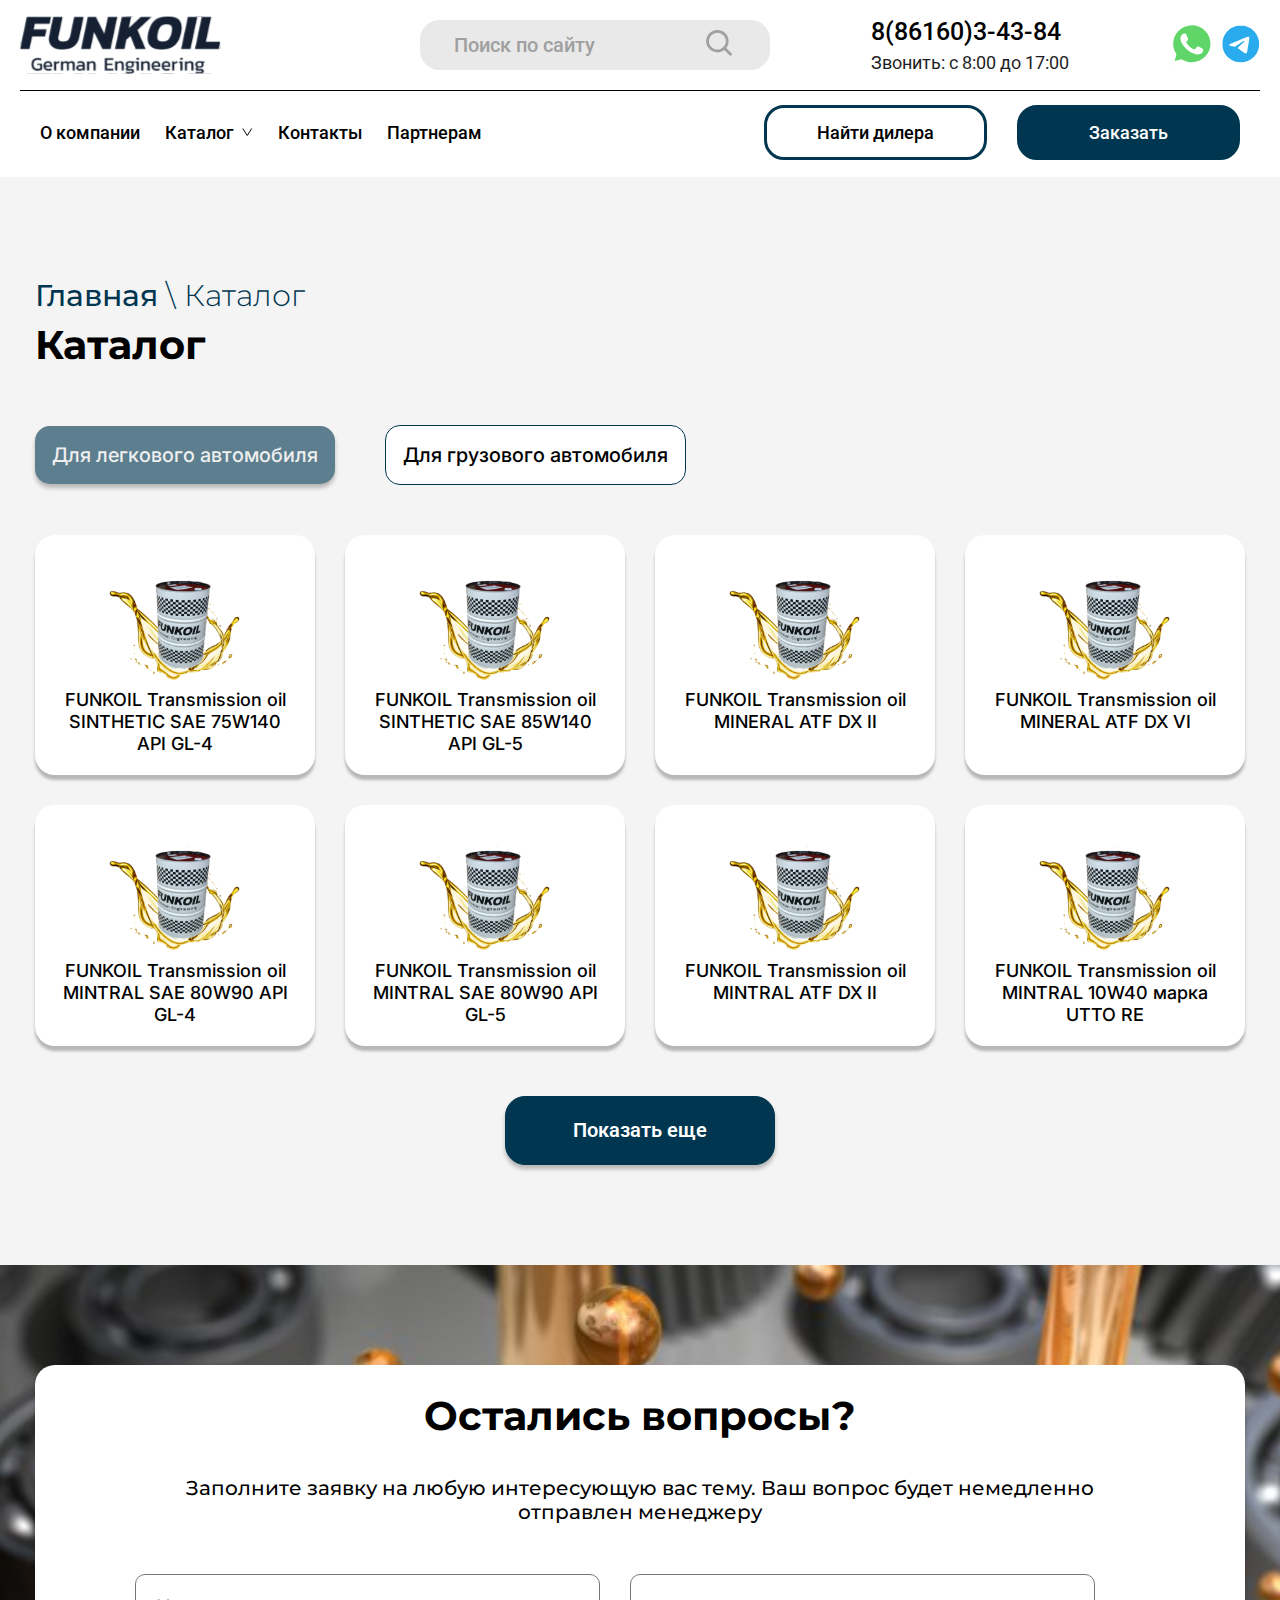
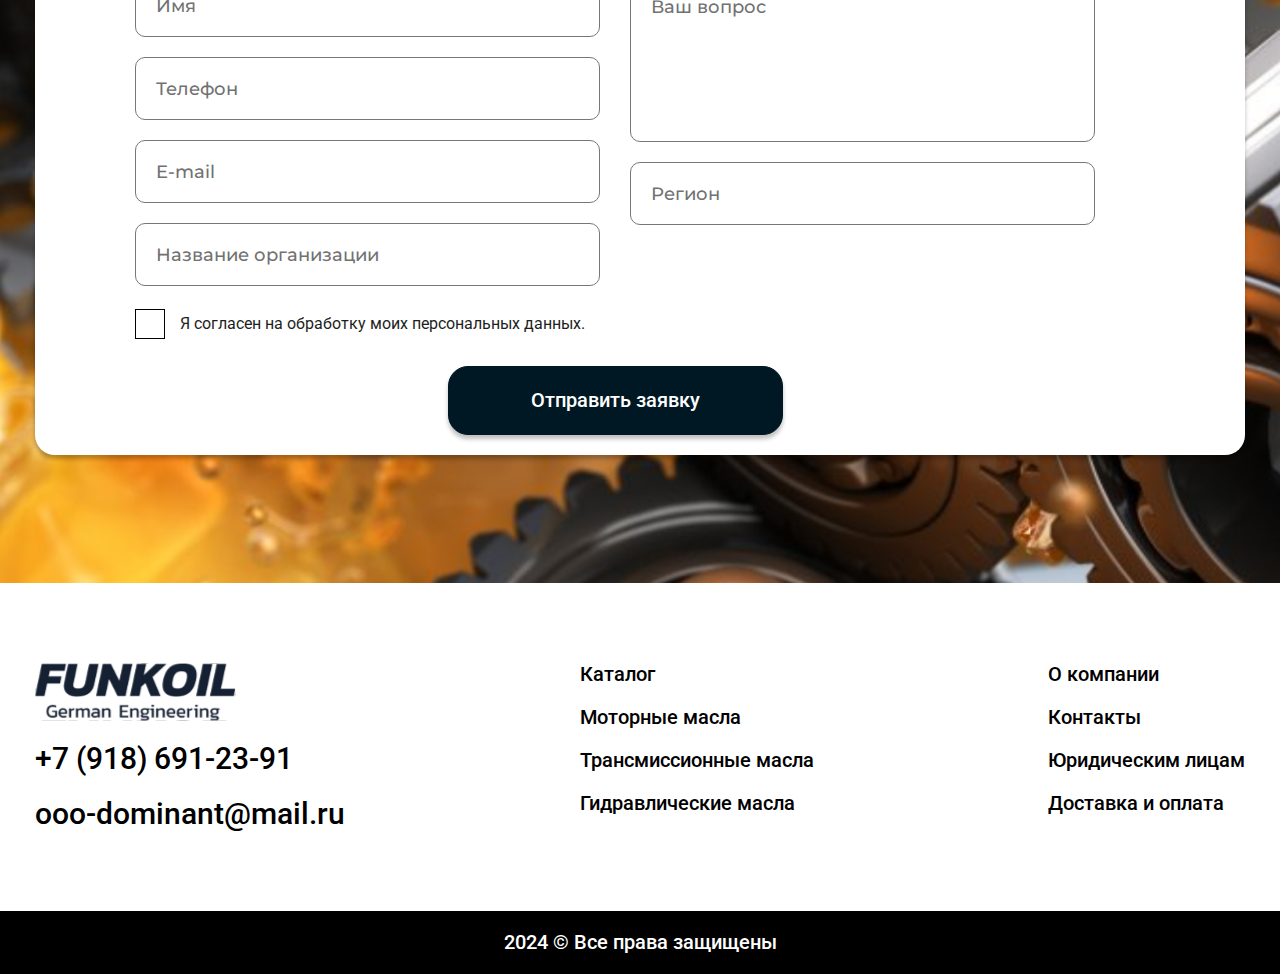
<file: catalog.html>
<!DOCTYPE html>
<html lang="ru">

<head>
    <meta charset="UTF-8">
    <meta name="viewport" content="width=device-width, initial-scale=1.0">
    <link rel="preconnect" href="https://fonts.googleapis.com">
    <link rel="preconnect" href="https://fonts.gstatic.com" crossorigin>
    <link
        href="https://fonts.googleapis.com/css2?family=Inter:ital,opsz,wght@0,14..32,100..900;1,14..32,100..900&family=Montserrat:ital,wght@0,100..900;1,100..900&family=Roboto:ital,wght@0,100;0,300;0,400;0,500;0,700;0,900;1,100;1,300;1,400;1,500;1,700;1,900&display=swap"
        rel="stylesheet">
    <link rel="stylesheet" href="https://cdn.jsdelivr.net/npm/swiper@11/swiper-bundle.min.css" />
    <link rel="stylesheet" href="./css/main.css">
    <link rel="stylesheet" href="./css/styles.css">
    <title>Funkoil</title>
</head>

<body>
    <div class="wrapper">
        <header class="header">
            <div class="header__top">
                <div class="header__wrapper">
                    <a href="/">
                        <img src="./img/logo.svg" alt="">
                    </a>
                    <div class="header__group">
                        <form action="#">
                            <input type="search" name="search" placeholder="Поиск по сайту" required>
                            <button type="submit">
                                <svg width="31" height="30" viewBox="0 0 31 30" fill="none"
                                    xmlns="http://www.w3.org/2000/svg">
                                    <path fill-rule="evenodd" clip-rule="evenodd"
                                        d="M21.8124 13.1251C21.8124 14.2331 21.5941 15.3303 21.1701 16.354C20.7461 17.3777 20.1246 18.3078 19.3411 19.0913C18.5576 19.8748 17.6274 20.4963 16.6038 20.9203C15.5801 21.3444 14.4829 21.5626 13.3749 21.5626C12.2668 21.5626 11.1697 21.3444 10.146 20.9203C9.12229 20.4963 8.19215 19.8748 7.40865 19.0913C6.62516 18.3078 6.00366 17.3777 5.57963 16.354C5.15561 15.3303 4.93737 14.2331 4.93737 13.1251C4.93737 10.8873 5.82632 8.74124 7.40865 7.1589C8.99099 5.57656 11.1371 4.68761 13.3749 4.68761C15.6126 4.68761 17.7587 5.57656 19.3411 7.1589C20.9234 8.74124 21.8124 10.8873 21.8124 13.1251ZM20.2749 22.0126C18.0143 23.7676 15.1699 24.5951 12.3207 24.3266C9.47155 24.0582 6.83176 22.714 4.93877 20.5677C3.04578 18.4215 2.0419 15.6344 2.1315 12.774C2.22109 9.91362 3.39743 7.19488 5.42103 5.17127C7.44463 3.14767 10.1634 1.97134 13.0238 1.88174C15.8842 1.79215 18.6712 2.79603 20.8175 4.68902C22.9638 6.58201 24.3079 9.2218 24.5764 12.071C24.8448 14.9202 24.0173 17.7646 22.2624 20.0251L27.4936 25.2564C27.6318 25.3851 27.7426 25.5404 27.8195 25.7129C27.8963 25.8854 27.9376 26.0716 27.941 26.2604C27.9443 26.4492 27.9096 26.6368 27.8388 26.8119C27.7681 26.987 27.6628 27.146 27.5293 27.2796C27.3958 27.4131 27.2367 27.5184 27.0616 27.5891C26.8865 27.6598 26.699 27.6946 26.5101 27.6912C26.3213 27.6879 26.1351 27.6466 25.9626 27.5697C25.7901 27.4928 25.6349 27.382 25.5061 27.2439L20.2749 22.0126Z"
                                        fill="#A0A0A0" />
                                </svg>

                            </button>
                        </form>
                        <div class="header__tel">
                            <a href="#">
                                8(86160)3-43-84
                            </a>
                            <span>Звонить: с 8:00 до 17:00</span>
                        </div>
                        <div class="header__soc">
                            <a target="_blank" href="https://wa.me/79186912391">
                                <svg width="46" height="46" viewBox="0 0 46 46" fill="none"
                                    xmlns="http://www.w3.org/2000/svg">
                                    <g clip-path="url(#clip0_150_856)">
                                        <path
                                            d="M1.21035 22.7308C1.2093 26.5117 2.20492 30.2034 4.09809 33.4574L1.0293 44.5752L12.4959 41.5919C15.6674 43.305 19.2208 44.2027 22.8318 44.203H22.8413C34.7619 44.203 44.4655 34.578 44.4706 22.7477C44.4729 17.0151 42.225 11.6245 38.1409 7.56894C34.0575 3.5137 28.6268 1.27923 22.8404 1.27661C10.9184 1.27661 1.21545 10.901 1.21053 22.7308"
                                            fill="url(#paint0_linear_150_856)" />
                                        <path
                                            d="M0.438086 22.7237C0.436855 26.6406 1.46816 30.4644 3.42883 33.8349L0.25 45.3512L12.1277 42.261C15.4004 44.0316 19.0851 44.9651 22.8346 44.9665H22.8442C35.1925 44.9665 45.2447 34.9953 45.25 22.7415C45.2521 16.8029 42.9234 11.2185 38.6934 7.01767C34.4628 2.81733 28.8378 0.502442 22.8442 0.5C10.4938 0.5 0.443008 10.4698 0.438086 22.7237ZM7.5117 33.2544L7.0682 32.5559C5.20387 29.6145 4.21984 26.2154 4.22125 22.7251C4.22512 12.5399 12.5789 4.25349 22.8513 4.25349C27.8259 4.25558 32.5009 6.17977 36.0173 9.67093C39.5334 13.1624 41.4682 17.8037 41.467 22.7401C41.4624 32.9253 33.1084 41.2128 22.8442 41.2128H22.8368C19.4947 41.211 16.2169 40.3205 13.3584 38.6375L12.6781 38.2372L5.62961 40.0709L7.5117 33.2544Z"
                                            fill="url(#paint1_linear_150_856)" />
                                        <path
                                            d="M17.2439 13.4327C16.8245 12.5078 16.3831 12.4891 15.9843 12.4729C15.6577 12.4589 15.2843 12.46 14.9113 12.46C14.538 12.46 13.9313 12.5993 13.4186 13.1549C12.9053 13.7109 11.459 15.0546 11.459 17.7876C11.459 20.5206 13.4652 23.162 13.7448 23.5329C14.0249 23.9032 17.6178 29.6911 23.3082 31.9178C28.0374 33.7682 28.9998 33.4002 30.0262 33.3074C31.0528 33.2149 33.3387 31.964 33.805 30.6668C34.2717 29.3699 34.2717 28.2581 34.1318 28.0258C33.9919 27.7943 33.6185 27.6553 33.0586 27.3777C32.4988 27.1 29.7462 25.7559 29.2331 25.5705C28.7198 25.3853 28.3466 25.2928 27.9733 25.849C27.5999 26.4044 26.5278 27.6553 26.2011 28.0258C25.8746 28.3971 25.5478 28.4434 24.9882 28.1655C24.4279 27.8868 22.625 27.3009 20.4859 25.4086C18.8216 23.9362 17.698 22.1179 17.3714 21.5617C17.0448 21.0063 17.3364 20.7053 17.6171 20.4285C17.8687 20.1796 18.1772 19.7798 18.4574 19.4556C18.7365 19.1311 18.8297 18.8997 19.0163 18.5292C19.2032 18.1584 19.1097 17.834 18.9699 17.5561C18.8297 17.2783 17.7418 14.531 17.2439 13.4327Z"
                                            fill="white" />
                                    </g>
                                    <defs>
                                        <linearGradient id="paint0_linear_150_856" x1="2173.1" y1="4331.13" x2="2173.1"
                                            y2="1.27661" gradientUnits="userSpaceOnUse">
                                            <stop stop-color="#1FAF38" />
                                            <stop offset="1" stop-color="#60D669" />
                                        </linearGradient>
                                        <linearGradient id="paint1_linear_150_856" x1="2250.25" y1="4485.62"
                                            x2="2250.25" y2="0.5" gradientUnits="userSpaceOnUse">
                                            <stop stop-color="#F9F9F9" />
                                            <stop offset="1" stop-color="white" />
                                        </linearGradient>
                                        <clipPath id="clip0_150_856">
                                            <rect width="45" height="45" fill="white" transform="translate(0.25 0.5)" />
                                        </clipPath>
                                    </defs>
                                </svg>
                            </a>
                            <a target="_blank" href="https://t.me/FUNKOIL23">
                                <svg width="38" height="38" viewBox="0 0 38 38" fill="none"
                                    xmlns="http://www.w3.org/2000/svg">
                                    <g clip-path="url(#clip0_150_860)">
                                        <path
                                            d="M18.75 0.5C13.8446 0.5 9.13578 2.4503 5.66992 5.91848C2.20051 9.38804 0.250993 14.0934 0.25 19C0.25 23.9045 2.20117 28.6133 5.66992 32.0815C9.13578 35.5497 13.8446 37.5 18.75 37.5C23.6554 37.5 28.3642 35.5497 31.8301 32.0815C35.2988 28.6133 37.25 23.9045 37.25 19C37.25 14.0955 35.2988 9.38665 31.8301 5.91848C28.3642 2.4503 23.6554 0.5 18.75 0.5Z"
                                            fill="url(#paint0_linear_150_860)" />
                                        <path
                                            d="M8.62405 18.8046C14.018 16.4551 17.6139 14.9061 19.4119 14.1576C24.5514 12.0206 25.618 11.6494 26.3147 11.6368C26.4679 11.6344 26.809 11.6722 27.0316 11.8522C27.2166 12.0039 27.2686 12.2092 27.2946 12.3533C27.3177 12.4972 27.3495 12.8253 27.3235 13.0814C27.046 16.0067 25.8406 23.1055 25.2278 26.3821C24.9705 27.7684 24.4589 28.2332 23.9646 28.2786C22.8893 28.3774 22.0741 27.5687 21.0335 26.8868C19.4061 25.8192 18.4869 25.155 16.9057 24.1135C15.0788 22.9098 16.264 22.2482 17.3046 21.1671C17.5763 20.8841 22.3112 16.5785 22.4008 16.188C22.4123 16.1391 22.4239 15.957 22.3141 15.861C22.2071 15.7648 22.0481 15.7977 21.9325 15.8238C21.7677 15.8608 19.1691 17.5801 14.1278 20.9815C13.3907 21.4885 12.723 21.7357 12.1217 21.7227C11.4626 21.7085 10.1908 21.3492 9.24554 21.0422C8.08929 20.6656 7.16718 20.4664 7.24811 19.8267C7.28858 19.4937 7.74819 19.1529 8.62405 18.8046Z"
                                            fill="white" />
                                    </g>
                                    <defs>
                                        <linearGradient id="paint0_linear_150_860" x1="1850.25" y1="0.5" x2="1850.25"
                                            y2="3700.5" gradientUnits="userSpaceOnUse">
                                            <stop stop-color="#2AABEE" />
                                            <stop offset="1" stop-color="#229ED9" />
                                        </linearGradient>
                                        <clipPath id="clip0_150_860">
                                            <rect width="37" height="37" fill="white" transform="translate(0.25 0.5)" />
                                        </clipPath>
                                    </defs>
                                </svg>

                            </a>
                        </div>
                    </div>
                </div>
            </div>
            <div class="header__bot container">
                <div class="header__mob">
                    <a class="logo" href="/">
                        <img src="./img/logo.svg" alt="">
                    </a>
                    <div class="header__search">
                        <button class="search-btn" type="button">
                            <svg width="17.209961" height="17.210205" viewBox="0 0 17.21 17.2102" fill="none"
                                xmlns="http://www.w3.org/2000/svg" xmlns:xlink="http://www.w3.org/1999/xlink">
                                <desc>
                                    Created with Pixso.
                                </desc>
                                <defs />
                                <path id="Vector"
                                    d="M13.12 7.49C13.12 8.23 12.97 8.96 12.69 9.65C12.41 10.33 11.99 10.95 11.47 11.47C10.95 11.99 10.33 12.41 9.65 12.69C8.96 12.97 8.23 13.12 7.49 13.12C6.76 13.12 6.02 12.97 5.34 12.69C4.66 12.41 4.04 11.99 3.52 11.47C2.99 10.95 2.58 10.33 2.3 9.65C2.01 8.96 1.87 8.23 1.87 7.49C1.87 6 2.46 4.57 3.52 3.52C4.57 2.46 6 1.87 7.49 1.87C8.99 1.87 10.42 2.46 11.47 3.52C12.53 4.57 13.12 6 13.12 7.49ZM12.09 13.42C10.59 14.59 8.69 15.14 6.79 14.96C4.89 14.78 3.13 13.89 1.87 12.46C0.61 11.03 -0.06 9.17 0 7.26C0.06 5.35 0.84 3.54 2.19 2.19C3.54 0.84 5.35 0.06 7.26 0C9.17 -0.06 11.03 0.61 12.46 1.87C13.89 3.13 14.78 4.89 14.96 6.79C15.14 8.69 14.59 10.59 13.42 12.09L16.91 15.58C17 15.67 17.07 15.77 17.12 15.89C17.18 16 17.2 16.13 17.2 16.25C17.21 16.38 17.18 16.5 17.14 16.62C17.09 16.74 17.02 16.84 16.93 16.93C16.84 17.02 16.74 17.09 16.62 17.14C16.5 17.18 16.38 17.21 16.25 17.2C16.13 17.2 16 17.18 15.89 17.12C15.77 17.07 15.67 17 15.58 16.91L12.09 13.42Z"
                                    fill="#A0A0A0" fill-opacity="1.000000" fill-rule="evenodd" />
                            </svg>
    
                        </button>
                        <form action="#">
                            <input type="search">
                            <button type="submit">Найти</button>
                        </form>
                        <div class="header__search-result"></div>
                    </div>
                </div>
                <div class="burger-icon">
                    <span></span>
                </div>
                <nav class="header__nav">
                    <ul>
                        <li>
                            <a href="./about.html">О компании</a>
                        </li>
                        <li class="sub-item">
                            Каталог
                            <svg width="11" height="9" viewBox="0 0 11 9" fill="none"
                                xmlns="http://www.w3.org/2000/svg">
                                <path d="M0.75 0.5L5.25 7.5L9.75 0.5" stroke="black" />
                            </svg>

                            <ul class="sub-list">
                                <li>
                                    <a href="./catalog.html">Трансмиссионные масла</a>
                                </li>
                                <li>
                                    <a href="./catalog.html">Гидравлические масла</a>
                                </li>
                                <li>
                                    <a href="./catalog.html">Моторные масла</a>
                                </li>
                            </ul>
                        </li>
                        <li>
                            <a href="./contacts.html">Контакты</a>
                        </li>
                        <li>
                            <a href="./partners.html">Партнерам</a>
                        </li>
                    </ul>
                    <div class="header__bot-btn">
                        <button class="dealer" type="button">Найти дилера</button>
                        <button class="order" type="button">Заказать</button>
                    </div>
                </nav>

            </div>
        </header>
        <main>
            <div class="catalog__wrapper">
                <div class="container">
                    <div class="breadcrumbs">
                        <ul>
                            <li>
                                <a href="/">Главная</a>
                            </li>
                            <li>\</li>
                            <li>
                                Каталог
                            </li>
                        </ul>
                    </div>
                </div>
                <section class="catalog container">
                    <h2 class="title">Каталог</h2>
                    <div class="catalog__tabs">
                        <a href="javascript:;">Для легкового автомобиля</a>
                        <a href="javascript:;">Для грузового автомобиля</a>
                    </div>
                    <div class="catalog__container">
                        <a href="./product.html" class="product-slide">
                            <div class="product-slide__img">
                                <img class="bg-img" src="./img/product-img.png" alt="">
                            </div>
                            <h3>FUNKOIL Transmission oil SINTHETIC SAE 75W140 API GL-4</h3>
                        </a>
                        <a href="./product.html" class="product-slide">
                            <div class="product-slide__img">
                                <img class="bg-img" src="./img/product-img.png" alt="">
                            </div>
                            <h3>FUNKOIL Transmission oil SINTHETIC SAE 85W140 API GL-5</h3>
                        </a>
                        <a href="./product.html" class="product-slide">
                            <div class="product-slide__img">
                                <img class="bg-img" src="./img/product-img.png" alt="">
                            </div>
                            <h3>FUNKOIL Transmission oil MINERAL ATF DX II</h3>
                        </a>
                        <a href="./product.html" class="product-slide">
                            <div class="product-slide__img">
                                <img class="bg-img" src="./img/product-img.png" alt="">
                            </div>
                            <h3>FUNKOIL Transmission oil MINERAL ATF DX VI</h3>
                        </a>
                        <a href="./product.html" class="product-slide">
                            <div class="product-slide__img">
                                <img class="bg-img" src="./img/product-img.png" alt="">
                            </div>
                            <h3>FUNKOIL Transmission oil MINTRAL SAE 80W90 API GL-4</h3>
                        </a>
                        <a href="./product.html" class="product-slide">
                            <div class="product-slide__img">
                                <img class="bg-img" src="./img/product-img.png" alt="">
                            </div>
                            <h3>FUNKOIL Transmission oil MINTRAL SAE 80W90 API GL-5</h3>
                        </a>
                        <a href="./product.html" class="product-slide">
                            <div class="product-slide__img">
                                <img class="bg-img" src="./img/product-img.png" alt="">
                            </div>
                            <h3>FUNKOIL Transmission oil MINTRAL ATF DX II</h3>
                        </a>
                        <a href="./product.html" class="product-slide">
                            <div class="product-slide__img">
                                <img class="bg-img" src="./img/product-img.png" alt="">
                            </div>
                            <h3>FUNKOIL Transmission oil MINTRAL 10W40 марка UTTO RE</h3>
                        </a>
                    </div>
                    <button class="more-btn" type="button">Показать еще</button>
                </section>
            </div>
            <section class="form">
                <img class="bg-img" src="./img/form-img.png" alt="">
                <div class="container">
                    <div class="form__wrapper">
                        <h2 class="title">Остались вопросы?</h2>
                        <p>Заполните заявку на любую интересующую вас тему. Ваш вопрос будет немедленно отправлен менеджеру</p>
                        <form action="">
                            <div class="form__container">
                                <div class="form__left">
                                    <input type="text" name="name" required placeholder="Имя">
                                    <input type="tel" name="phone" required placeholder="Телефон">
                                    <input type="email" name="email" required placeholder="E-mail">
                                    <input type="text" name="org" required placeholder="Название организации">
                                </div>
                                <div class="form__right">
                                    <textarea rows="6" placeholder="Ваш вопрос"></textarea>
                                    <input type="text" name="region" required placeholder="Регион">
                                </div>
                            </div>
                            <div class="checkbox-group">
                                <label class="control-label">
                                <input class="control-input visually-hidden" type="checkbox" required>
                                <span class="control-mark"></span>
                            </label>
                                <span>Я согласен на обработку моих персональных данных.</span>
                            </div>
                            <button type="submit">Отправить заявку</button>
                        </form>
                    </div>
                </div>
            </section>
        </main>
        <footer class="footer">
            <div class="footer__top container">
                <div class="footer__group">
                    <a href="/">
                        <img src="./img/logo.svg" alt="">
                    </a>
                    <a href="tel:+7 (918) 691-23-91">+7 (918) 691-23-91</a>
                    <a href="mailto:ooo-dominant@mail.ru">ooo-dominant@mail.ru</a>
                </div>
                    <ul>
                        <li>
                            <a href="./catalog.html">Каталог</a>
                        </li>
                        <li>
                            <a href="./product.html">Моторные масла</a>
                        </li>
                        <li>
                            <a href="./product.html">Трансмиссионные масла</a>
                        </li>
                        <li>
                            <a href="./product.html">Гидравлические масла</a>
                        </li>
                    </ul>
                    <ul>
                        <li>
                            <a href="./about.html">О компании</a>
                        </li>
                        <li>
                            <a href="./contacts.html">Контакты</a>
                        </li>
                        <li>
                            <a href="#">Юридическим лицам</a>
                        </li>
                        <li>
                            <a href="#">Доставка и оплата</a>
                        </li>
                    </ul>
            </div>
            <div class="footer__bot">
                <span>2024 © Все права защищены</span>
            </div>
        </footer>
    </div>
    <div class="modal dealer-modal">
        <div class="container">
            <div class="modal__wrapper">
                <button class="close-modal" type="button">
                    <svg width="24.000000" height="24.000000" viewBox="0 0 24 24" fill="none" xmlns="http://www.w3.org/2000/svg" xmlns:xlink="http://www.w3.org/1999/xlink">
                        <desc>
                                Created with Pixso.
                        </desc>
                        <defs>
                            <pattern id="pattern_163_620" patternContentUnits="objectBoundingBox" width="1.000000" height="1.000000">
                                <use xlink:href="#image163_62_0" transform="matrix(0.003333,0,0,0.003333,0,0)"/>
                            </pattern>
                            <image id="image163_62_0" width="300.000000" height="300.000000" xlink:href="[data-uri]"/>
                        </defs>
                        <rect id="image 16" width="24.000000" height="24.000000" fill="url(#pattern_163_620)" fill-opacity="1.000000"/>
                    </svg>
                    
                </button>
                <h2 class="title">Стать дилером</h2>
                <form class="form__wrapper" action="">
                    <div class="form__container">
                        <div class="form__left">
                            <input type="text" name="name" required placeholder="Имя">
                            <input type="tel" name="phone" required placeholder="Телефон">
                            <input type="email" name="email" required placeholder="E-mail">
                            <input type="text" name="org" required placeholder="Название организации">
                        </div>
                        <div class="form__right">
                            <input type="text" name="city" required placeholder="Город">
                            <input type="text" name="address" required placeholder="Адрес">
                            <textarea rows="5" placeholder="Ваш вопрос"></textarea>
                        </div>
                    </div>
                    <div class="checkbox-group">
                        <label class="control-label">
                        <input class="control-input visually-hidden" type="checkbox" required>
                        <span class="control-mark"></span>
                    </label>
                        <span>Я согласен на обработку моих персональных данных.</span>
                    </div>
                    <button type="submit">Отправить заявку</button>
                </form>
            </div>
        </div>
    </div>
    <div class="modal dl-modal">
        <div class="container">
            <div class="modal__wrapper">
                <button class="close-dl-modal" type="button">
                    <svg width="22" height="22" viewBox="0 0 22 22" fill="none" xmlns="http://www.w3.org/2000/svg">
                        <path d="M21 1L1 21" stroke="black" stroke-width="2" stroke-linecap="round" stroke-linejoin="round"></path>
                        <path d="M1 1L21 21" stroke="black" stroke-width="2" stroke-linecap="round" stroke-linejoin="round"></path>
                        </svg>
                </button>
                <h2 class="title">Стать дилером</h2>
                <form class="form__wrapper" action="">
                    <div class="form__container">
                        <div class="form__left">
                            <input type="text" name="name" required placeholder="Имя">
                            <input type="tel" name="phone" required placeholder="Телефон">
                            <input type="email" name="email" required placeholder="E-mail">
                            <input type="text" name="org" required placeholder="Название организации">
                        </div>
                        <div class="form__right">
                            <input type="text" name="city" required placeholder="Город">
                            <input type="text" name="address" required placeholder="Адрес">
                            <textarea rows="5" placeholder="Ваш вопрос"></textarea>
                        </div>
                    </div>
                    <div class="checkbox-group">
                        <label class="control-label">
                        <input class="control-input visually-hidden" type="checkbox" required>
                        <span class="control-mark"></span>
                    </label>
                        <span>Я согласен на обработку моих персональных данных.</span>
                    </div>
                    <button type="submit">Отправить заявку</button>
                </form>
            </div>
        </div>
    </div>
    <div class="modal order-modal">
        <div class="container">
            <div class="modal__wrapper">
                <button class="close-order-modal" type="button">
                    <svg width="22" height="22" viewBox="0 0 22 22" fill="none" xmlns="http://www.w3.org/2000/svg">
                        <path d="M21 1L1 21" stroke="black" stroke-width="2" stroke-linecap="round" stroke-linejoin="round"></path>
                        <path d="M1 1L21 21" stroke="black" stroke-width="2" stroke-linecap="round" stroke-linejoin="round"></path>
                        </svg>
                    
                </button>
                <h2 class="title">Стать дилером</h2>
                <form class="form__wrapper" action="">
                    <div class="form__container">
                        <div class="form__left">
                            <input type="text" name="name" required placeholder="Имя">
                            <input type="tel" name="phone" required placeholder="Телефон">
                            <input type="email" name="email" required placeholder="E-mail">
                            <input type="text" name="org" required placeholder="Название организации">
                        </div>
                        <div class="form__right">
                            <input type="text" name="city" required placeholder="Город">
                            <input type="text" name="address" required placeholder="Адрес">
                            <textarea rows="5" placeholder="Ваш вопрос"></textarea>
                        </div>
                    </div>
                    <div class="checkbox-group">
                        <label class="control-label">
                        <input class="control-input visually-hidden" type="checkbox" required>
                        <span class="control-mark"></span>
                    </label>
                        <span>Я согласен на обработку моих персональных данных.</span>
                    </div>
                    <button type="submit">Отправить заявку</button>
                </form>
            </div>
        </div>
    </div>
    <script src="./js/jquery-3.6.0.min.js"></script>
    <script src="./js/jquery.maskedinput.min.js"></script>
    <script src="https://cdn.jsdelivr.net/npm/swiper@11/swiper-bundle.min.js"></script>
    <script src="./js/index.js"></script>
</body>

</html>
</file>
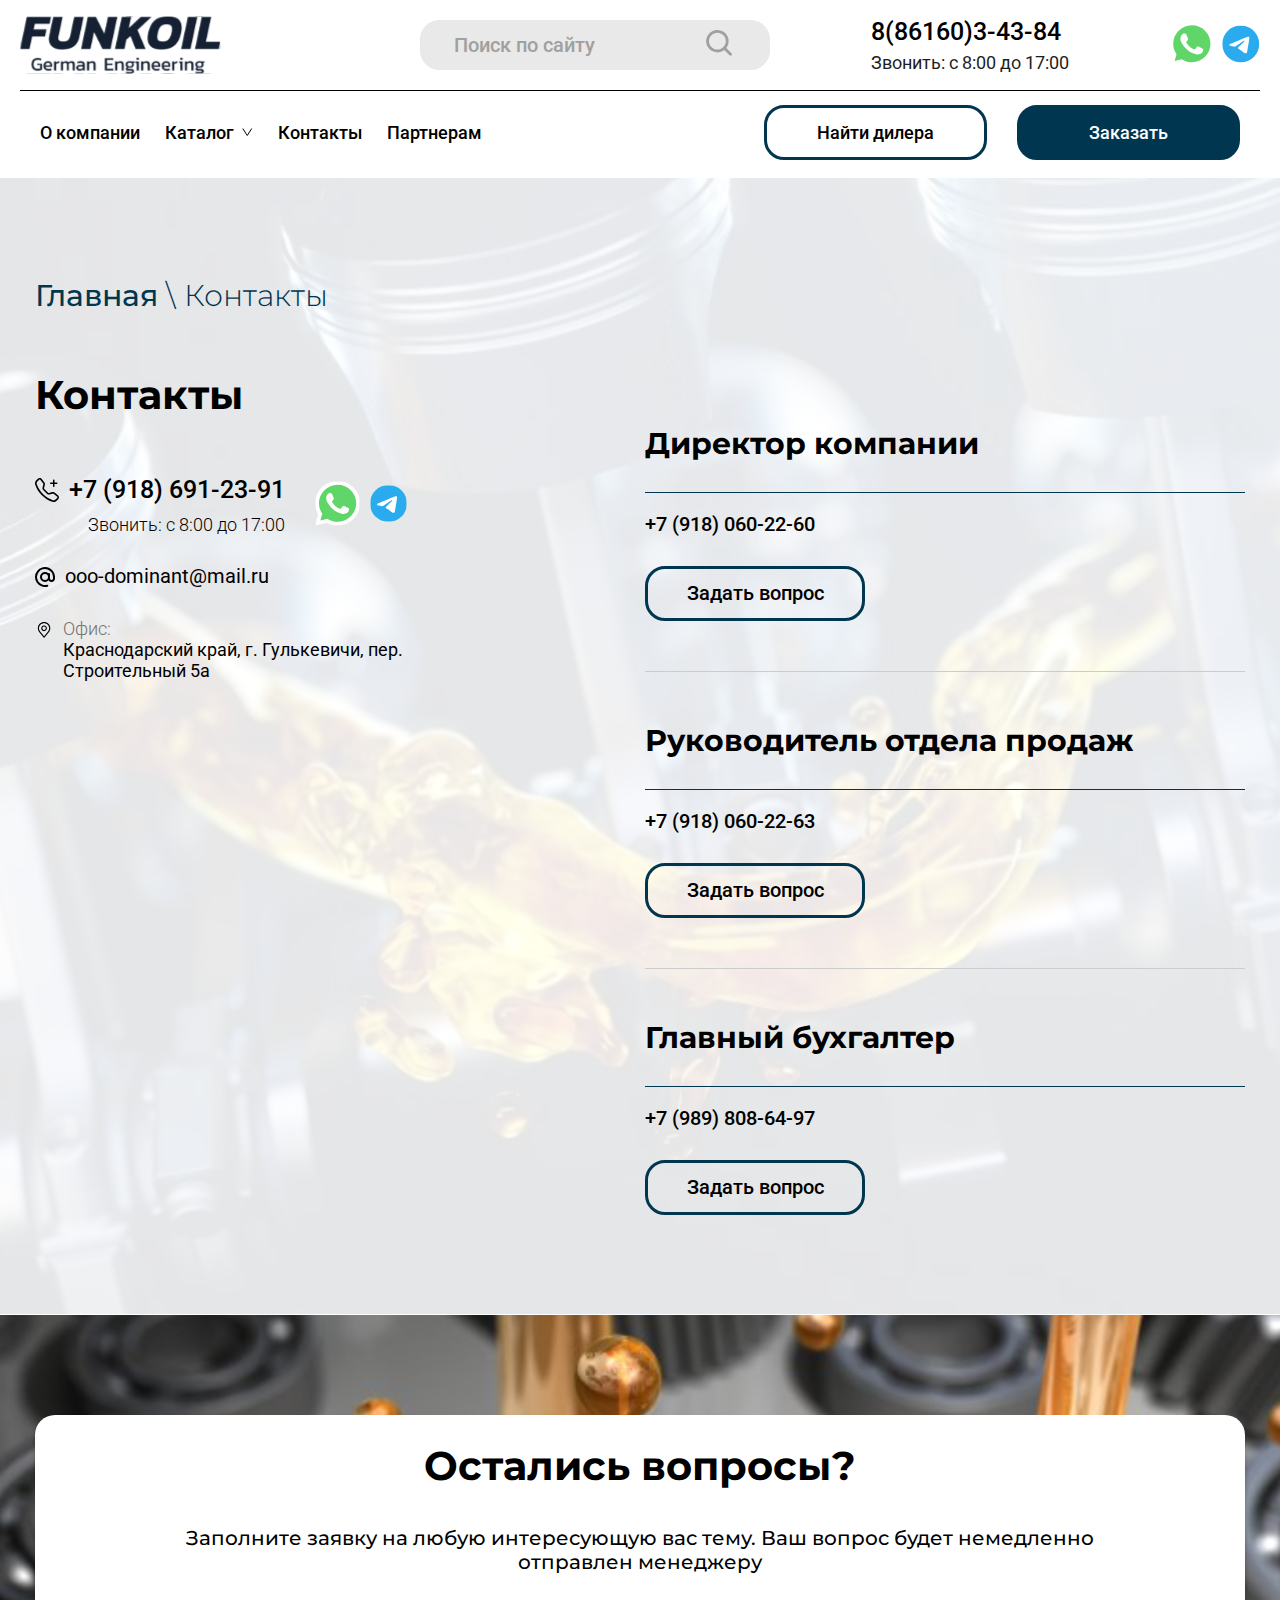
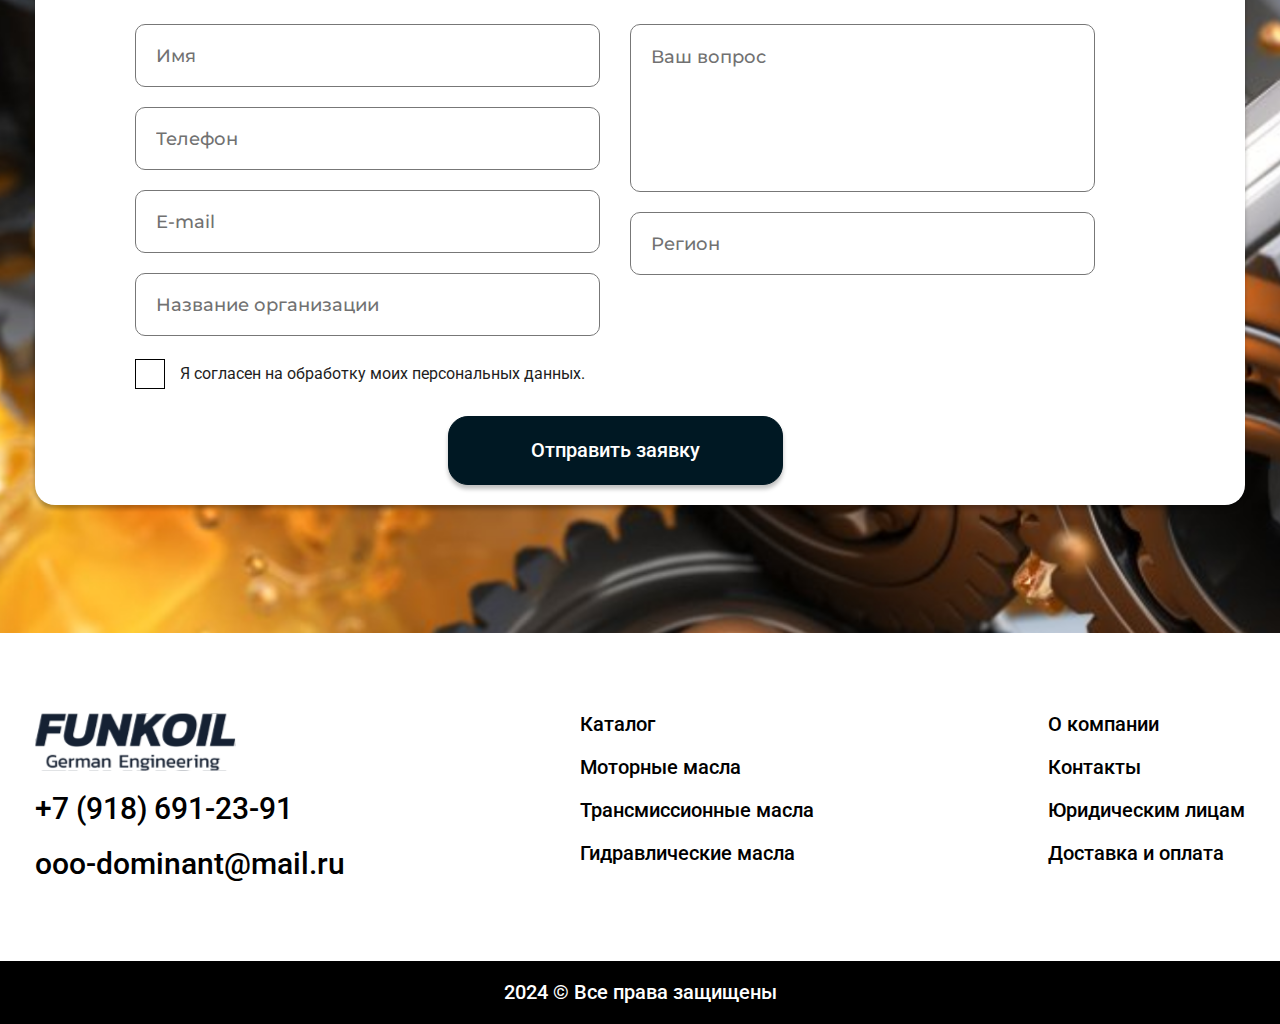
<file: contacts.html>
<!DOCTYPE html>
<html lang="ru">

<head>
    <meta charset="UTF-8">
    <meta name="viewport" content="width=device-width, initial-scale=1.0">
    <link rel="preconnect" href="https://fonts.googleapis.com">
    <link rel="preconnect" href="https://fonts.gstatic.com" crossorigin>
    <link
        href="https://fonts.googleapis.com/css2?family=Inter:ital,opsz,wght@0,14..32,100..900;1,14..32,100..900&family=Montserrat:ital,wght@0,100..900;1,100..900&family=Roboto:ital,wght@0,100;0,300;0,400;0,500;0,700;0,900;1,100;1,300;1,400;1,500;1,700;1,900&display=swap"
        rel="stylesheet">
    <link rel="stylesheet" href="https://cdn.jsdelivr.net/npm/swiper@11/swiper-bundle.min.css" />
    <link rel="stylesheet" href="./css/main.css">
    <link rel="stylesheet" href="./css/styles.css">
    <title>Funkoil</title>
</head>

<body>
    <div class="wrapper">
        <header class="header">
            <div class="header__top">
                <div class="header__wrapper">
                    <a href="/">
                        <img src="./img/logo.svg" alt="">
                    </a>
                    <div class="header__group">
                        <form action="#">
                            <input type="search" name="search" placeholder="Поиск по сайту" required>
                            <button type="submit">
                                <svg width="31" height="30" viewBox="0 0 31 30" fill="none"
                                    xmlns="http://www.w3.org/2000/svg">
                                    <path fill-rule="evenodd" clip-rule="evenodd"
                                        d="M21.8124 13.1251C21.8124 14.2331 21.5941 15.3303 21.1701 16.354C20.7461 17.3777 20.1246 18.3078 19.3411 19.0913C18.5576 19.8748 17.6274 20.4963 16.6038 20.9203C15.5801 21.3444 14.4829 21.5626 13.3749 21.5626C12.2668 21.5626 11.1697 21.3444 10.146 20.9203C9.12229 20.4963 8.19215 19.8748 7.40865 19.0913C6.62516 18.3078 6.00366 17.3777 5.57963 16.354C5.15561 15.3303 4.93737 14.2331 4.93737 13.1251C4.93737 10.8873 5.82632 8.74124 7.40865 7.1589C8.99099 5.57656 11.1371 4.68761 13.3749 4.68761C15.6126 4.68761 17.7587 5.57656 19.3411 7.1589C20.9234 8.74124 21.8124 10.8873 21.8124 13.1251ZM20.2749 22.0126C18.0143 23.7676 15.1699 24.5951 12.3207 24.3266C9.47155 24.0582 6.83176 22.714 4.93877 20.5677C3.04578 18.4215 2.0419 15.6344 2.1315 12.774C2.22109 9.91362 3.39743 7.19488 5.42103 5.17127C7.44463 3.14767 10.1634 1.97134 13.0238 1.88174C15.8842 1.79215 18.6712 2.79603 20.8175 4.68902C22.9638 6.58201 24.3079 9.2218 24.5764 12.071C24.8448 14.9202 24.0173 17.7646 22.2624 20.0251L27.4936 25.2564C27.6318 25.3851 27.7426 25.5404 27.8195 25.7129C27.8963 25.8854 27.9376 26.0716 27.941 26.2604C27.9443 26.4492 27.9096 26.6368 27.8388 26.8119C27.7681 26.987 27.6628 27.146 27.5293 27.2796C27.3958 27.4131 27.2367 27.5184 27.0616 27.5891C26.8865 27.6598 26.699 27.6946 26.5101 27.6912C26.3213 27.6879 26.1351 27.6466 25.9626 27.5697C25.7901 27.4928 25.6349 27.382 25.5061 27.2439L20.2749 22.0126Z"
                                        fill="#A0A0A0" />
                                </svg>

                            </button>
                        </form>
                        <div class="header__tel">
                            <a href="#">
                                8(86160)3-43-84
                            </a>
                            <span>Звонить: с 8:00 до 17:00</span>
                        </div>
                        <div class="header__soc">
                            <a target="_blank" href="https://wa.me/79186912391">
                                <svg width="46" height="46" viewBox="0 0 46 46" fill="none"
                                    xmlns="http://www.w3.org/2000/svg">
                                    <g clip-path="url(#clip0_150_856)">
                                        <path
                                            d="M1.21035 22.7308C1.2093 26.5117 2.20492 30.2034 4.09809 33.4574L1.0293 44.5752L12.4959 41.5919C15.6674 43.305 19.2208 44.2027 22.8318 44.203H22.8413C34.7619 44.203 44.4655 34.578 44.4706 22.7477C44.4729 17.0151 42.225 11.6245 38.1409 7.56894C34.0575 3.5137 28.6268 1.27923 22.8404 1.27661C10.9184 1.27661 1.21545 10.901 1.21053 22.7308"
                                            fill="url(#paint0_linear_150_856)" />
                                        <path
                                            d="M0.438086 22.7237C0.436855 26.6406 1.46816 30.4644 3.42883 33.8349L0.25 45.3512L12.1277 42.261C15.4004 44.0316 19.0851 44.9651 22.8346 44.9665H22.8442C35.1925 44.9665 45.2447 34.9953 45.25 22.7415C45.2521 16.8029 42.9234 11.2185 38.6934 7.01767C34.4628 2.81733 28.8378 0.502442 22.8442 0.5C10.4938 0.5 0.443008 10.4698 0.438086 22.7237ZM7.5117 33.2544L7.0682 32.5559C5.20387 29.6145 4.21984 26.2154 4.22125 22.7251C4.22512 12.5399 12.5789 4.25349 22.8513 4.25349C27.8259 4.25558 32.5009 6.17977 36.0173 9.67093C39.5334 13.1624 41.4682 17.8037 41.467 22.7401C41.4624 32.9253 33.1084 41.2128 22.8442 41.2128H22.8368C19.4947 41.211 16.2169 40.3205 13.3584 38.6375L12.6781 38.2372L5.62961 40.0709L7.5117 33.2544Z"
                                            fill="url(#paint1_linear_150_856)" />
                                        <path
                                            d="M17.2439 13.4327C16.8245 12.5078 16.3831 12.4891 15.9843 12.4729C15.6577 12.4589 15.2843 12.46 14.9113 12.46C14.538 12.46 13.9313 12.5993 13.4186 13.1549C12.9053 13.7109 11.459 15.0546 11.459 17.7876C11.459 20.5206 13.4652 23.162 13.7448 23.5329C14.0249 23.9032 17.6178 29.6911 23.3082 31.9178C28.0374 33.7682 28.9998 33.4002 30.0262 33.3074C31.0528 33.2149 33.3387 31.964 33.805 30.6668C34.2717 29.3699 34.2717 28.2581 34.1318 28.0258C33.9919 27.7943 33.6185 27.6553 33.0586 27.3777C32.4988 27.1 29.7462 25.7559 29.2331 25.5705C28.7198 25.3853 28.3466 25.2928 27.9733 25.849C27.5999 26.4044 26.5278 27.6553 26.2011 28.0258C25.8746 28.3971 25.5478 28.4434 24.9882 28.1655C24.4279 27.8868 22.625 27.3009 20.4859 25.4086C18.8216 23.9362 17.698 22.1179 17.3714 21.5617C17.0448 21.0063 17.3364 20.7053 17.6171 20.4285C17.8687 20.1796 18.1772 19.7798 18.4574 19.4556C18.7365 19.1311 18.8297 18.8997 19.0163 18.5292C19.2032 18.1584 19.1097 17.834 18.9699 17.5561C18.8297 17.2783 17.7418 14.531 17.2439 13.4327Z"
                                            fill="white" />
                                    </g>
                                    <defs>
                                        <linearGradient id="paint0_linear_150_856" x1="2173.1" y1="4331.13" x2="2173.1"
                                            y2="1.27661" gradientUnits="userSpaceOnUse">
                                            <stop stop-color="#1FAF38" />
                                            <stop offset="1" stop-color="#60D669" />
                                        </linearGradient>
                                        <linearGradient id="paint1_linear_150_856" x1="2250.25" y1="4485.62"
                                            x2="2250.25" y2="0.5" gradientUnits="userSpaceOnUse">
                                            <stop stop-color="#F9F9F9" />
                                            <stop offset="1" stop-color="white" />
                                        </linearGradient>
                                        <clipPath id="clip0_150_856">
                                            <rect width="45" height="45" fill="white" transform="translate(0.25 0.5)" />
                                        </clipPath>
                                    </defs>
                                </svg>
                            </a>
                            <a target="_blank" href="https://t.me/FUNKOIL23">
                                <svg width="38" height="38" viewBox="0 0 38 38" fill="none"
                                    xmlns="http://www.w3.org/2000/svg">
                                    <g clip-path="url(#clip0_150_860)">
                                        <path
                                            d="M18.75 0.5C13.8446 0.5 9.13578 2.4503 5.66992 5.91848C2.20051 9.38804 0.250993 14.0934 0.25 19C0.25 23.9045 2.20117 28.6133 5.66992 32.0815C9.13578 35.5497 13.8446 37.5 18.75 37.5C23.6554 37.5 28.3642 35.5497 31.8301 32.0815C35.2988 28.6133 37.25 23.9045 37.25 19C37.25 14.0955 35.2988 9.38665 31.8301 5.91848C28.3642 2.4503 23.6554 0.5 18.75 0.5Z"
                                            fill="url(#paint0_linear_150_860)" />
                                        <path
                                            d="M8.62405 18.8046C14.018 16.4551 17.6139 14.9061 19.4119 14.1576C24.5514 12.0206 25.618 11.6494 26.3147 11.6368C26.4679 11.6344 26.809 11.6722 27.0316 11.8522C27.2166 12.0039 27.2686 12.2092 27.2946 12.3533C27.3177 12.4972 27.3495 12.8253 27.3235 13.0814C27.046 16.0067 25.8406 23.1055 25.2278 26.3821C24.9705 27.7684 24.4589 28.2332 23.9646 28.2786C22.8893 28.3774 22.0741 27.5687 21.0335 26.8868C19.4061 25.8192 18.4869 25.155 16.9057 24.1135C15.0788 22.9098 16.264 22.2482 17.3046 21.1671C17.5763 20.8841 22.3112 16.5785 22.4008 16.188C22.4123 16.1391 22.4239 15.957 22.3141 15.861C22.2071 15.7648 22.0481 15.7977 21.9325 15.8238C21.7677 15.8608 19.1691 17.5801 14.1278 20.9815C13.3907 21.4885 12.723 21.7357 12.1217 21.7227C11.4626 21.7085 10.1908 21.3492 9.24554 21.0422C8.08929 20.6656 7.16718 20.4664 7.24811 19.8267C7.28858 19.4937 7.74819 19.1529 8.62405 18.8046Z"
                                            fill="white" />
                                    </g>
                                    <defs>
                                        <linearGradient id="paint0_linear_150_860" x1="1850.25" y1="0.5" x2="1850.25"
                                            y2="3700.5" gradientUnits="userSpaceOnUse">
                                            <stop stop-color="#2AABEE" />
                                            <stop offset="1" stop-color="#229ED9" />
                                        </linearGradient>
                                        <clipPath id="clip0_150_860">
                                            <rect width="37" height="37" fill="white" transform="translate(0.25 0.5)" />
                                        </clipPath>
                                    </defs>
                                </svg>

                            </a>
                        </div>
                    </div>
                </div>
            </div>
            <div class="header__bot container">
                <div class="header__mob">
                    <a class="logo" href="/">
                        <img src="./img/logo.svg" alt="">
                    </a>
                    <div class="header__search">
                        <button class="search-btn" type="button">
                            <svg width="17.209961" height="17.210205" viewBox="0 0 17.21 17.2102" fill="none"
                                xmlns="http://www.w3.org/2000/svg" xmlns:xlink="http://www.w3.org/1999/xlink">
                                <desc>
                                    Created with Pixso.
                                </desc>
                                <defs />
                                <path id="Vector"
                                    d="M13.12 7.49C13.12 8.23 12.97 8.96 12.69 9.65C12.41 10.33 11.99 10.95 11.47 11.47C10.95 11.99 10.33 12.41 9.65 12.69C8.96 12.97 8.23 13.12 7.49 13.12C6.76 13.12 6.02 12.97 5.34 12.69C4.66 12.41 4.04 11.99 3.52 11.47C2.99 10.95 2.58 10.33 2.3 9.65C2.01 8.96 1.87 8.23 1.87 7.49C1.87 6 2.46 4.57 3.52 3.52C4.57 2.46 6 1.87 7.49 1.87C8.99 1.87 10.42 2.46 11.47 3.52C12.53 4.57 13.12 6 13.12 7.49ZM12.09 13.42C10.59 14.59 8.69 15.14 6.79 14.96C4.89 14.78 3.13 13.89 1.87 12.46C0.61 11.03 -0.06 9.17 0 7.26C0.06 5.35 0.84 3.54 2.19 2.19C3.54 0.84 5.35 0.06 7.26 0C9.17 -0.06 11.03 0.61 12.46 1.87C13.89 3.13 14.78 4.89 14.96 6.79C15.14 8.69 14.59 10.59 13.42 12.09L16.91 15.58C17 15.67 17.07 15.77 17.12 15.89C17.18 16 17.2 16.13 17.2 16.25C17.21 16.38 17.18 16.5 17.14 16.62C17.09 16.74 17.02 16.84 16.93 16.93C16.84 17.02 16.74 17.09 16.62 17.14C16.5 17.18 16.38 17.21 16.25 17.2C16.13 17.2 16 17.18 15.89 17.12C15.77 17.07 15.67 17 15.58 16.91L12.09 13.42Z"
                                    fill="#A0A0A0" fill-opacity="1.000000" fill-rule="evenodd" />
                            </svg>
    
                        </button>
                        <form action="#">
                            <input type="search">
                            <button type="submit">Найти</button>
                        </form>
                        <div class="header__search-result"></div>
                    </div>
                </div>
                <div class="burger-icon">
                    <span></span>
                </div>
                <nav class="header__nav">
                    <ul>
                        <li>
                            <a href="./about.html">О компании</a>
                        </li>
                        <li class="sub-item">
                            Каталог
                            <svg width="11" height="9" viewBox="0 0 11 9" fill="none"
                                xmlns="http://www.w3.org/2000/svg">
                                <path d="M0.75 0.5L5.25 7.5L9.75 0.5" stroke="black" />
                            </svg>

                            <ul class="sub-list">
                                <li>
                                    <a href="./catalog.html">Трансмиссионные масла</a>
                                </li>
                                <li>
                                    <a href="./catalog.html">Гидравлические масла</a>
                                </li>
                                <li>
                                    <a href="./catalog.html">Моторные масла</a>
                                </li>
                            </ul>
                        </li>
                        <li>
                            <a href="./contacts.html">Контакты</a>
                        </li>
                        <li>
                            <a href="./partners.html">Партнерам</a>
                        </li>
                    </ul>
                    <div class="header__bot-btn">
                        <button class="dealer" type="button">Найти дилера</button>
                        <button class="order" type="button">Заказать</button>
                    </div>
                </nav>

            </div>
        </header>
        <main>
            <section class="contacts">
                <img class="bg-img" src="./img/contacts-img.png" alt="">
                <div class="container">
                    <div class="breadcrumbs">
                        <ul>
                            <li>
                                <a href="/">Главная</a>
                            </li>
                            <li>\</li>
                            <li>
                                Контакты
                            </li>
                        </ul>
                    </div>
                    <div class="contacts__wrapper">
                        <h1 class="title">Контакты</h1>
                        <div class="contacts__container">
                            <div class="contacts__left">
                                <div class="contacts__soc">
                                    <div class="contacts__tel">
                                        <a href="tel:+7 (918) 691-23-91">
                                            <svg width="24.000977" height="24.000488" viewBox="0 0 24.001 24.0005" fill="none" xmlns="http://www.w3.org/2000/svg" xmlns:xlink="http://www.w3.org/1999/xlink">
                                                <desc>
                                                        Created with Pixso.
                                                </desc>
                                                <defs/>
                                                <path id="Vector" d="M5.48 1.99C5.39 1.87 5.28 1.78 5.15 1.71C5.02 1.64 4.88 1.61 4.74 1.6C4.59 1.59 4.45 1.61 4.31 1.66C4.18 1.71 4.06 1.79 3.95 1.89L2.4 3.45C1.68 4.17 1.41 5.2 1.73 6.1C3.04 9.83 5.18 13.22 7.98 16.01C10.77 18.81 14.16 20.95 17.89 22.26C18.79 22.58 19.82 22.31 20.55 21.59L22.1 20.04C22.2 19.94 22.28 19.81 22.33 19.68C22.38 19.54 22.4 19.4 22.39 19.26C22.39 19.11 22.35 18.97 22.28 18.84C22.21 18.72 22.12 18.6 22 18.52L18.54 15.82C18.42 15.73 18.28 15.67 18.13 15.63C17.98 15.6 17.82 15.6 17.67 15.64L14.39 16.46C13.95 16.57 13.49 16.57 13.06 16.44C12.62 16.32 12.22 16.09 11.9 15.77L8.22 12.09C7.9 11.77 7.67 11.37 7.55 10.94C7.43 10.5 7.42 10.04 7.53 9.6L8.35 6.32C8.39 6.17 8.39 6.01 8.36 5.86C8.33 5.71 8.26 5.57 8.17 5.45L5.48 1.99ZM2.82 0.76C3.08 0.5 3.4 0.3 3.75 0.16C4.09 0.03 4.47 -0.02 4.84 0C5.21 0.02 5.57 0.12 5.9 0.3C6.22 0.47 6.51 0.71 6.74 1.01L9.43 4.47C9.92 5.1 10.1 5.93 9.9 6.71L9.08 9.99C9.04 10.16 9.04 10.34 9.09 10.51C9.14 10.68 9.23 10.83 9.35 10.96L13.04 14.64C13.16 14.77 13.31 14.86 13.48 14.9C13.65 14.95 13.83 14.95 14 14.91L17.29 14.09C17.67 13.99 18.07 13.99 18.46 14.07C18.85 14.15 19.21 14.32 19.53 14.56L22.98 17.25C24.23 18.22 24.34 20.06 23.23 21.17L21.68 22.72C20.57 23.83 18.91 24.32 17.36 23.77C13.4 22.38 9.81 20.11 6.85 17.14C3.87 14.18 1.61 10.59 0.22 6.63C-0.33 5.08 0.16 3.42 1.27 2.31L2.82 0.76Z" fill="#000000" fill-opacity="1.000000" fill-rule="nonzero"/>
                                                <path id="Vector" d="M18.75 1.5C18.94 1.5 19.13 1.57 19.28 1.71C19.42 1.86 19.5 2.05 19.5 2.25L19.5 4.5L21.75 4.5C21.94 4.5 22.13 4.57 22.28 4.71C22.42 4.86 22.5 5.05 22.5 5.25C22.5 5.44 22.42 5.63 22.28 5.78C22.13 5.92 21.94 6 21.75 6L19.5 6L19.5 8.25C19.5 8.44 19.42 8.63 19.28 8.78C19.13 8.92 18.94 9 18.75 9C18.55 9 18.36 8.92 18.21 8.78C18.07 8.63 18 8.44 18 8.25L18 6L15.75 6C15.55 6 15.36 5.92 15.21 5.78C15.07 5.63 15 5.44 15 5.25C15 5.05 15.07 4.86 15.21 4.71C15.36 4.57 15.55 4.5 15.75 4.5L18 4.5L18 2.25C18 2.05 18.07 1.86 18.21 1.71C18.36 1.57 18.55 1.5 18.75 1.5Z" fill="#000000" fill-opacity="1.000000" fill-rule="evenodd"/>
                                            </svg>
                                            
                                            +7 (918) 691-23-91</a>
                                        <span>Звонить: с 8:00 до 17:00</span>
                                    </div>
                                    <div class="soc-group">
                                        <a href="#">
                                            <svg width="45.000000" height="45.000000" viewBox="0 0 45 45" fill="none" xmlns="http://www.w3.org/2000/svg" xmlns:xlink="http://www.w3.org/1999/xlink">
                                                <desc>
                                                        Created with Pixso.
                                                </desc>
                                                <defs>
                                                    <clipPath id="clip90_101">
                                                        <rect id="logos:whatsapp-icon" rx="-0.500000" width="44.000000" height="44.000000" transform="translate(0.500000 0.500000)" fill="white" fill-opacity="0"/>
                                                    </clipPath>
                                                    <linearGradient x1="2172.846680" y1="4330.631836" x2="2172.846680" y2="0.776855" id="paint_linear_90_102_0" gradientUnits="userSpaceOnUse">
                                                        <stop stop-color="#1FAF38"/>
                                                        <stop offset="1.000000" stop-color="#60D669"/>
                                                    </linearGradient>
                                                    <linearGradient x1="2250.000000" y1="4485.122070" x2="2250.000000" y2="0.000000" id="paint_linear_90_103_0" gradientUnits="userSpaceOnUse">
                                                        <stop stop-color="#F9F9F9"/>
                                                        <stop offset="1.000000" stop-color="#FFFFFF"/>
                                                    </linearGradient>
                                                </defs>
                                                <rect id="logos:whatsapp-icon" rx="-0.500000" width="44.000000" height="44.000000" transform="translate(0.500000 0.500000)" fill="#FFFFFF" fill-opacity="0"/>
                                                <g clip-path="url(#clip90_101)">
                                                    <path id="Vector" d="M0.95 22.23C0.95 26.01 1.95 29.7 3.84 32.95L0.77 44.07L12.24 41.09C15.41 42.8 18.97 43.7 22.58 43.7L22.59 43.7C34.51 43.7 44.21 34.07 44.22 22.24C44.22 16.51 41.97 11.12 37.89 7.06C33.8 3.01 28.37 0.77 22.59 0.77C10.66 0.77 0.96 10.4 0.96 22.23L0.95 22.23Z" fill="url(#paint_linear_90_102_0)" fill-opacity="1.000000" fill-rule="nonzero"/>
                                                    <path id="Vector" d="M0.18 22.22C0.18 26.14 1.21 29.96 3.17 33.33L0 44.85L11.87 41.76C15.15 43.53 18.83 44.46 22.58 44.46L22.59 44.46C34.94 44.46 44.99 34.49 45 22.24C45 16.3 42.67 10.71 38.44 6.51C34.21 2.31 28.58 0 22.59 0C10.24 0 0.19 9.96 0.18 22.22ZM7.26 32.75L6.81 32.05C4.95 29.11 3.96 25.71 3.97 22.22C3.97 12.04 12.32 3.75 22.6 3.75C27.57 3.75 32.25 5.67 35.76 9.17C39.28 12.66 41.21 17.3 41.21 22.24C41.21 32.42 32.85 40.71 22.59 40.71L22.58 40.71C19.24 40.71 15.96 39.82 13.1 38.13L12.42 37.73L5.37 39.57L7.26 32.75Z" fill="url(#paint_linear_90_103_0)" fill-opacity="1.000000" fill-rule="nonzero"/>
                                                    <path id="Vector" d="M16.99 12.93C16.57 12 16.13 11.98 15.73 11.97C15.4 11.95 15.03 11.96 14.66 11.96C14.28 11.96 13.68 12.09 13.16 12.65C12.65 13.21 11.2 14.55 11.2 17.28C11.2 20.02 13.21 22.66 13.49 23.03C13.77 23.4 17.36 29.19 23.05 31.41C27.78 33.26 28.75 32.9 29.77 32.8C30.8 32.71 33.08 31.46 33.55 30.16C34.02 28.86 34.02 27.75 33.88 27.52C33.74 27.29 33.36 27.15 32.8 26.87C32.24 26.6 29.49 25.25 28.98 25.07C28.46 24.88 28.09 24.79 27.72 25.34C27.34 25.9 26.27 27.15 25.95 27.52C25.62 27.89 25.29 27.94 24.73 27.66C24.17 27.38 22.37 26.8 20.23 24.9C18.57 23.43 17.44 21.61 17.12 21.06C16.79 20.5 17.08 20.2 17.36 19.92C17.61 19.67 17.92 19.27 18.2 18.95C18.48 18.63 18.58 18.39 18.76 18.02C18.95 17.65 18.85 17.33 18.71 17.05C18.58 16.77 17.49 14.03 16.99 12.93Z" fill="#FFFFFF" fill-opacity="1.000000" fill-rule="nonzero"/>
                                                </g>
                                            </svg>                                        
                                        </a>
                                        <a href="#">
                                            <svg width="37.000000" height="37.000000" viewBox="0 0 37 37" fill="none" xmlns="http://www.w3.org/2000/svg" xmlns:xlink="http://www.w3.org/1999/xlink">
                                                <desc>
                                                        Created with Pixso.
                                                </desc>
                                                <defs>
                                                    <clipPath id="clip90_105">
                                                        <rect id="logos:telegram" rx="-0.500000" width="36.000000" height="36.000000" transform="translate(0.500000 0.500000)" fill="white" fill-opacity="0"/>
                                                    </clipPath>
                                                    <linearGradient x1="1850.000000" y1="0.000000" x2="1850.000000" y2="3700.000000" id="paint_linear_90_106_0" gradientUnits="userSpaceOnUse">
                                                        <stop stop-color="#2AABEE"/>
                                                        <stop offset="1.000000" stop-color="#229ED9"/>
                                                    </linearGradient>
                                                </defs>
                                                <rect id="logos:telegram" rx="-0.500000" width="36.000000" height="36.000000" transform="translate(0.500000 0.500000)" fill="#FFFFFF" fill-opacity="0"/>
                                                <g clip-path="url(#clip90_105)">
                                                    <path id="Vector" d="M18.5 0C13.59 0 8.88 1.95 5.41 5.41C1.95 8.88 0 13.59 0 18.5C0 23.4 1.95 28.11 5.41 31.58C8.88 35.04 13.59 37 18.5 37C23.4 37 28.11 35.04 31.58 31.58C35.04 28.11 37 23.4 37 18.5C37 13.59 35.04 8.88 31.58 5.41C28.11 1.95 23.4 0 18.5 0Z" fill="url(#paint_linear_90_106_0)" fill-opacity="1.000000" fill-rule="nonzero"/>
                                                    <path id="Vector" d="M8.37 18.3C13.76 15.95 17.36 14.4 19.16 13.65C24.3 11.52 25.36 11.14 26.06 11.13C26.21 11.13 26.55 11.17 26.78 11.35C26.96 11.5 27.01 11.7 27.04 11.85C27.06 11.99 27.09 12.32 27.07 12.58C26.79 15.5 25.59 22.6 24.97 25.88C24.72 27.26 24.2 27.73 23.71 27.77C22.63 27.87 21.82 27.06 20.78 26.38C19.15 25.31 18.23 24.65 16.65 23.61C14.82 22.4 16.01 21.74 17.05 20.66C17.32 20.38 22.06 16.07 22.15 15.68C22.16 15.63 22.17 15.45 22.06 15.36C21.95 15.26 21.79 15.29 21.68 15.32C21.51 15.36 18.91 17.08 13.87 20.48C13.14 20.98 12.47 21.23 11.87 21.22C11.21 21.2 9.94 20.84 8.99 20.54C7.83 20.16 6.91 19.96 6.99 19.32C7.03 18.99 7.49 18.65 8.37 18.3Z" fill="#FFFFFF" fill-opacity="1.000000" fill-rule="nonzero"/>
                                                </g>
                                            </svg>
                                            
                                        </a>
                                    </div>
                                </div>
                                <a class="mail" href="maito:ooo-dominant@mail.ru">
                                    <svg width="20.000000" height="20.000244" viewBox="0 0 20 20.0002" fill="none" xmlns="http://www.w3.org/2000/svg" xmlns:xlink="http://www.w3.org/1999/xlink">
                                        <desc>
                                                Created with Pixso.
                                        </desc>
                                        <defs/>
                                        <path id="Vector" d="M19 10C19 8.11 18.41 6.28 17.31 4.75C16.22 3.22 14.67 2.08 12.89 1.47C11.11 0.87 9.18 0.84 7.38 1.38C5.58 1.93 4 3.02 2.85 4.52C1.71 6.01 1.06 7.82 1 9.7C0.94 11.58 1.47 13.43 2.51 15C3.56 16.56 5.07 17.76 6.83 18.42C8.58 19.08 10.51 19.18 12.33 18.69" stroke="#000000" stroke-opacity="1.000000" stroke-width="2.000000" stroke-linecap="round"/>
                                        <path id="Vector" d="M10 14C7.79 14 6 12.2 6 10C6 7.79 7.79 6 10 6C12.2 6 14 7.79 14 10C14 12.2 12.2 14 10 14Z" stroke="#000000" stroke-opacity="1.000000" stroke-width="2.000000"/>
                                        <path id="Vector" d="M14 7L14 11.5C14 12.16 14.26 12.79 14.73 13.26C15.2 13.73 15.83 14 16.5 14C17.16 14 17.79 13.73 18.26 13.26C18.73 12.79 19 12.16 19 11.5L19 10" stroke="#000000" stroke-opacity="1.000000" stroke-width="2.000000" stroke-linecap="round"/>
                                    </svg>                                    
                                    ooo-dominant@mail.ru</a>
                                    <div class="address">
                                        <svg width="24.000000" height="24.000000" viewBox="0 0 24 24" fill="none" xmlns="http://www.w3.org/2000/svg" xmlns:xlink="http://www.w3.org/1999/xlink">
                                            <desc>
                                                    Created with Pixso.
                                            </desc>
                                            <defs>
                                                <clipPath id="clip90_92">
                                                    <rect id="carbon:location" rx="-0.500000" width="23.000000" height="23.000000" transform="translate(0.500000 0.500000)" fill="white" fill-opacity="0"/>
                                                </clipPath>
                                            </defs>
                                            <rect id="carbon:location" rx="-0.500000" width="23.000000" height="23.000000" transform="translate(0.500000 0.500000)" fill="#FFFFFF" fill-opacity="0"/>
                                            <g clip-path="url(#clip90_92)">
                                                <path id="Vector" d="M12 13.5C11.25 13.5 10.53 13.28 9.91 12.86C9.29 12.45 8.81 11.87 8.53 11.18C8.25 10.49 8.17 9.74 8.32 9.01C8.46 8.29 8.82 7.62 9.34 7.09C9.87 6.57 10.54 6.21 11.26 6.07C11.99 5.92 12.75 6 13.43 6.28C14.12 6.56 14.7 7.04 15.11 7.66C15.53 8.28 15.75 9 15.75 9.75C15.74 10.74 15.35 11.69 14.65 12.4C13.94 13.1 12.99 13.49 12 13.5ZM12 7.5C11.55 7.5 11.12 7.63 10.75 7.87C10.37 8.12 10.09 8.47 9.92 8.88C9.75 9.3 9.7 9.75 9.79 10.18C9.87 10.62 10.09 11.02 10.4 11.34C10.72 11.65 11.12 11.87 11.56 11.95C11.99 12.04 12.45 11.99 12.86 11.82C13.27 11.65 13.62 11.37 13.87 11C14.11 10.63 14.25 10.19 14.25 9.75C14.24 9.15 14.01 8.58 13.59 8.15C13.16 7.73 12.59 7.5 12 7.5Z" fill="#000000" fill-opacity="1.000000" fill-rule="nonzero"/>
                                                <path id="Vector" d="M12 22.5L5.67 15.03C5.58 14.92 5.49 14.81 5.41 14.7C4.33 13.27 3.74 11.53 3.75 9.75C3.75 7.56 4.61 5.46 6.16 3.91C7.71 2.36 9.81 1.5 12 1.5C14.18 1.5 16.28 2.36 17.83 3.91C19.38 5.46 20.25 7.56 20.25 9.75C20.25 11.53 19.66 13.27 18.58 14.69L18.58 14.7C18.58 14.7 18.36 14.99 18.32 15.03L12 22.5ZM6.6 13.79C6.6 13.79 6.78 14.02 6.82 14.07L12 20.18L17.18 14.06C17.21 14.02 17.39 13.79 17.39 13.79C18.27 12.63 18.75 11.21 18.75 9.75C18.75 7.95 18.03 6.24 16.77 4.97C15.5 3.71 13.79 3 12 3C10.21 3 8.49 3.71 7.22 4.97C5.96 6.24 5.25 7.95 5.25 9.75C5.24 11.21 5.72 12.63 6.6 13.79Z" fill="#000000" fill-opacity="1.000000" fill-rule="nonzero"/>
                                            </g>
                                        </svg>
                                        <p>
                                            <span>Офис:</span>
                                            Краснодарский край, г. Гулькевичи, пер. Строительный 5а 
                                        </p>
                                    </div>
                            </div>
                            <div class="contacts__right">
                                <div class="contacts__card">
                                    <h3>Директор компании</h3>
                                    <a class="phone" href="tel:+7 (918) 060-22-60">+7 (918) 060-22-60</a>
                                    <a class="contacts-btn" href="#">Задать вопрос</a>
                                </div>
                                <div class="contacts__card">
                                    <h3>Руководитель отдела продаж</h3>
                                    <a class="phone" href="tel:+7 (918) 060-22-63">+7 (918) 060-22-63</a>
                                    <a class="contacts-btn" href="#">Задать вопрос</a>
                                </div>
                                <div class="contacts__card">
                                    <h3>Главный бухгалтер</h3>
                                    <a class="phone" href="tel:+7 (989) 808-64-97">+7 (989) 808-64-97</a>
                                    <a class="contacts-btn" href="#">Задать вопрос</a>
                                </div>
                            </div>
                        </div>
                    </div>
                </div>
                </section>
            <section class="form">
                <img class="bg-img" src="./img/form-img.png" alt="">
                <div class="container">
                    <div class="form__wrapper">
                        <h2 class="title">Остались вопросы?</h2>
                        <p>Заполните заявку на любую интересующую вас тему. Ваш вопрос будет немедленно отправлен менеджеру</p>
                        <form action="">
                            <div class="form__container">
                                <div class="form__left">
                                    <input type="text" name="name" required placeholder="Имя">
                                    <input type="tel" name="phone" required placeholder="Телефон">
                                    <input type="email" name="email" required placeholder="E-mail">
                                    <input type="text" name="org" required placeholder="Название организации">
                                </div>
                                <div class="form__right">
                                    <textarea rows="6" placeholder="Ваш вопрос"></textarea>
                                    <input type="text" name="region" required placeholder="Регион">
                                </div>
                            </div>
                            <div class="checkbox-group">
                                <label class="control-label">
                                <input class="control-input visually-hidden" type="checkbox" required>
                                <span class="control-mark"></span>
                            </label>
                                <span>Я согласен на обработку моих персональных данных.</span>
                            </div>
                            <button type="submit">Отправить заявку</button>
                        </form>
                    </div>
                </div>
            </section>
        </main>
        <footer class="footer">
            <div class="footer__top container">
                <div class="footer__group">
                    <a href="/">
                        <img src="./img/logo.svg" alt="">
                    </a>
                    <a href="tel:+7 (918) 691-23-91">+7 (918) 691-23-91</a>
                    <a href="mailto:ooo-dominant@mail.ru">ooo-dominant@mail.ru</a>
                </div>
                    <ul>
                        <li>
                            <a href="./catalog.html">Каталог</a>
                        </li>
                        <li>
                            <a href="./product.html">Моторные масла</a>
                        </li>
                        <li>
                            <a href="./product.html">Трансмиссионные масла</a>
                        </li>
                        <li>
                            <a href="./product.html">Гидравлические масла</a>
                        </li>
                    </ul>
                    <ul>
                        <li>
                            <a href="./about.html">О компании</a>
                        </li>
                        <li>
                            <a href="./contacts.html">Контакты</a>
                        </li>
                        <li>
                            <a href="#">Юридическим лицам</a>
                        </li>
                        <li>
                            <a href="#">Доставка и оплата</a>
                        </li>
                    </ul>
            </div>
            <div class="footer__bot">
                <span>2024 © Все права защищены</span>
            </div>
        </footer>
    </div>
    <div class="modal dealer-modal">
        <div class="container">
            <div class="modal__wrapper">
                <button class="close-modal" type="button">
                    <svg width="24.000000" height="24.000000" viewBox="0 0 24 24" fill="none" xmlns="http://www.w3.org/2000/svg" xmlns:xlink="http://www.w3.org/1999/xlink">
                        <desc>
                                Created with Pixso.
                        </desc>
                        <defs>
                            <pattern id="pattern_163_620" patternContentUnits="objectBoundingBox" width="1.000000" height="1.000000">
                                <use xlink:href="#image163_62_0" transform="matrix(0.003333,0,0,0.003333,0,0)"/>
                            </pattern>
                            <image id="image163_62_0" width="300.000000" height="300.000000" xlink:href="[data-uri]"/>
                        </defs>
                        <rect id="image 16" width="24.000000" height="24.000000" fill="url(#pattern_163_620)" fill-opacity="1.000000"/>
                    </svg>
                    
                </button>
                <h2 class="title">Стать дилером</h2>
                <form class="form__wrapper" action="">
                    <div class="form__container">
                        <div class="form__left">
                            <input type="text" name="name" required placeholder="Имя">
                            <input type="tel" name="phone" required placeholder="Телефон">
                            <input type="email" name="email" required placeholder="E-mail">
                            <input type="text" name="org" required placeholder="Название организации">
                        </div>
                        <div class="form__right">
                            <input type="text" name="city" required placeholder="Город">
                            <input type="text" name="address" required placeholder="Адрес">
                            <textarea rows="5" placeholder="Ваш вопрос"></textarea>
                        </div>
                    </div>
                    <div class="checkbox-group">
                        <label class="control-label">
                        <input class="control-input visually-hidden" type="checkbox" required>
                        <span class="control-mark"></span>
                    </label>
                        <span>Я согласен на обработку моих персональных данных.</span>
                    </div>
                    <button type="submit">Отправить заявку</button>
                </form>
            </div>
        </div>
    </div>
    <div class="modal dl-modal">
        <div class="container">
            <div class="modal__wrapper">
                <button class="close-dl-modal" type="button">
                    <svg width="22" height="22" viewBox="0 0 22 22" fill="none" xmlns="http://www.w3.org/2000/svg">
                        <path d="M21 1L1 21" stroke="black" stroke-width="2" stroke-linecap="round" stroke-linejoin="round"></path>
                        <path d="M1 1L21 21" stroke="black" stroke-width="2" stroke-linecap="round" stroke-linejoin="round"></path>
                        </svg>
                </button>
                <h2 class="title">Стать дилером</h2>
                <form class="form__wrapper" action="">
                    <div class="form__container">
                        <div class="form__left">
                            <input type="text" name="name" required placeholder="Имя">
                            <input type="tel" name="phone" required placeholder="Телефон">
                            <input type="email" name="email" required placeholder="E-mail">
                            <input type="text" name="org" required placeholder="Название организации">
                        </div>
                        <div class="form__right">
                            <input type="text" name="city" required placeholder="Город">
                            <input type="text" name="address" required placeholder="Адрес">
                            <textarea rows="5" placeholder="Ваш вопрос"></textarea>
                        </div>
                    </div>
                    <div class="checkbox-group">
                        <label class="control-label">
                        <input class="control-input visually-hidden" type="checkbox" required>
                        <span class="control-mark"></span>
                    </label>
                        <span>Я согласен на обработку моих персональных данных.</span>
                    </div>
                    <button type="submit">Отправить заявку</button>
                </form>
            </div>
        </div>
    </div>
    <div class="modal order-modal">
        <div class="container">
            <div class="modal__wrapper">
                <button class="close-order-modal" type="button">
                    <svg width="22" height="22" viewBox="0 0 22 22" fill="none" xmlns="http://www.w3.org/2000/svg">
                        <path d="M21 1L1 21" stroke="black" stroke-width="2" stroke-linecap="round" stroke-linejoin="round"></path>
                        <path d="M1 1L21 21" stroke="black" stroke-width="2" stroke-linecap="round" stroke-linejoin="round"></path>
                        </svg>
                    
                </button>
                <h2 class="title">Стать дилером</h2>
                <form class="form__wrapper" action="">
                    <div class="form__container">
                        <div class="form__left">
                            <input type="text" name="name" required placeholder="Имя">
                            <input type="tel" name="phone" required placeholder="Телефон">
                            <input type="email" name="email" required placeholder="E-mail">
                            <input type="text" name="org" required placeholder="Название организации">
                        </div>
                        <div class="form__right">
                            <input type="text" name="city" required placeholder="Город">
                            <input type="text" name="address" required placeholder="Адрес">
                            <textarea rows="5" placeholder="Ваш вопрос"></textarea>
                        </div>
                    </div>
                    <div class="checkbox-group">
                        <label class="control-label">
                        <input class="control-input visually-hidden" type="checkbox" required>
                        <span class="control-mark"></span>
                    </label>
                        <span>Я согласен на обработку моих персональных данных.</span>
                    </div>
                    <button type="submit">Отправить заявку</button>
                </form>
            </div>
        </div>
    </div>
    <script src="./js/jquery-3.6.0.min.js"></script>
    <script src="./js/jquery.maskedinput.min.js"></script>
    <script src="https://cdn.jsdelivr.net/npm/swiper@11/swiper-bundle.min.js"></script>
    <script src="./js/index.js"></script>
</body>

</html>
</file>
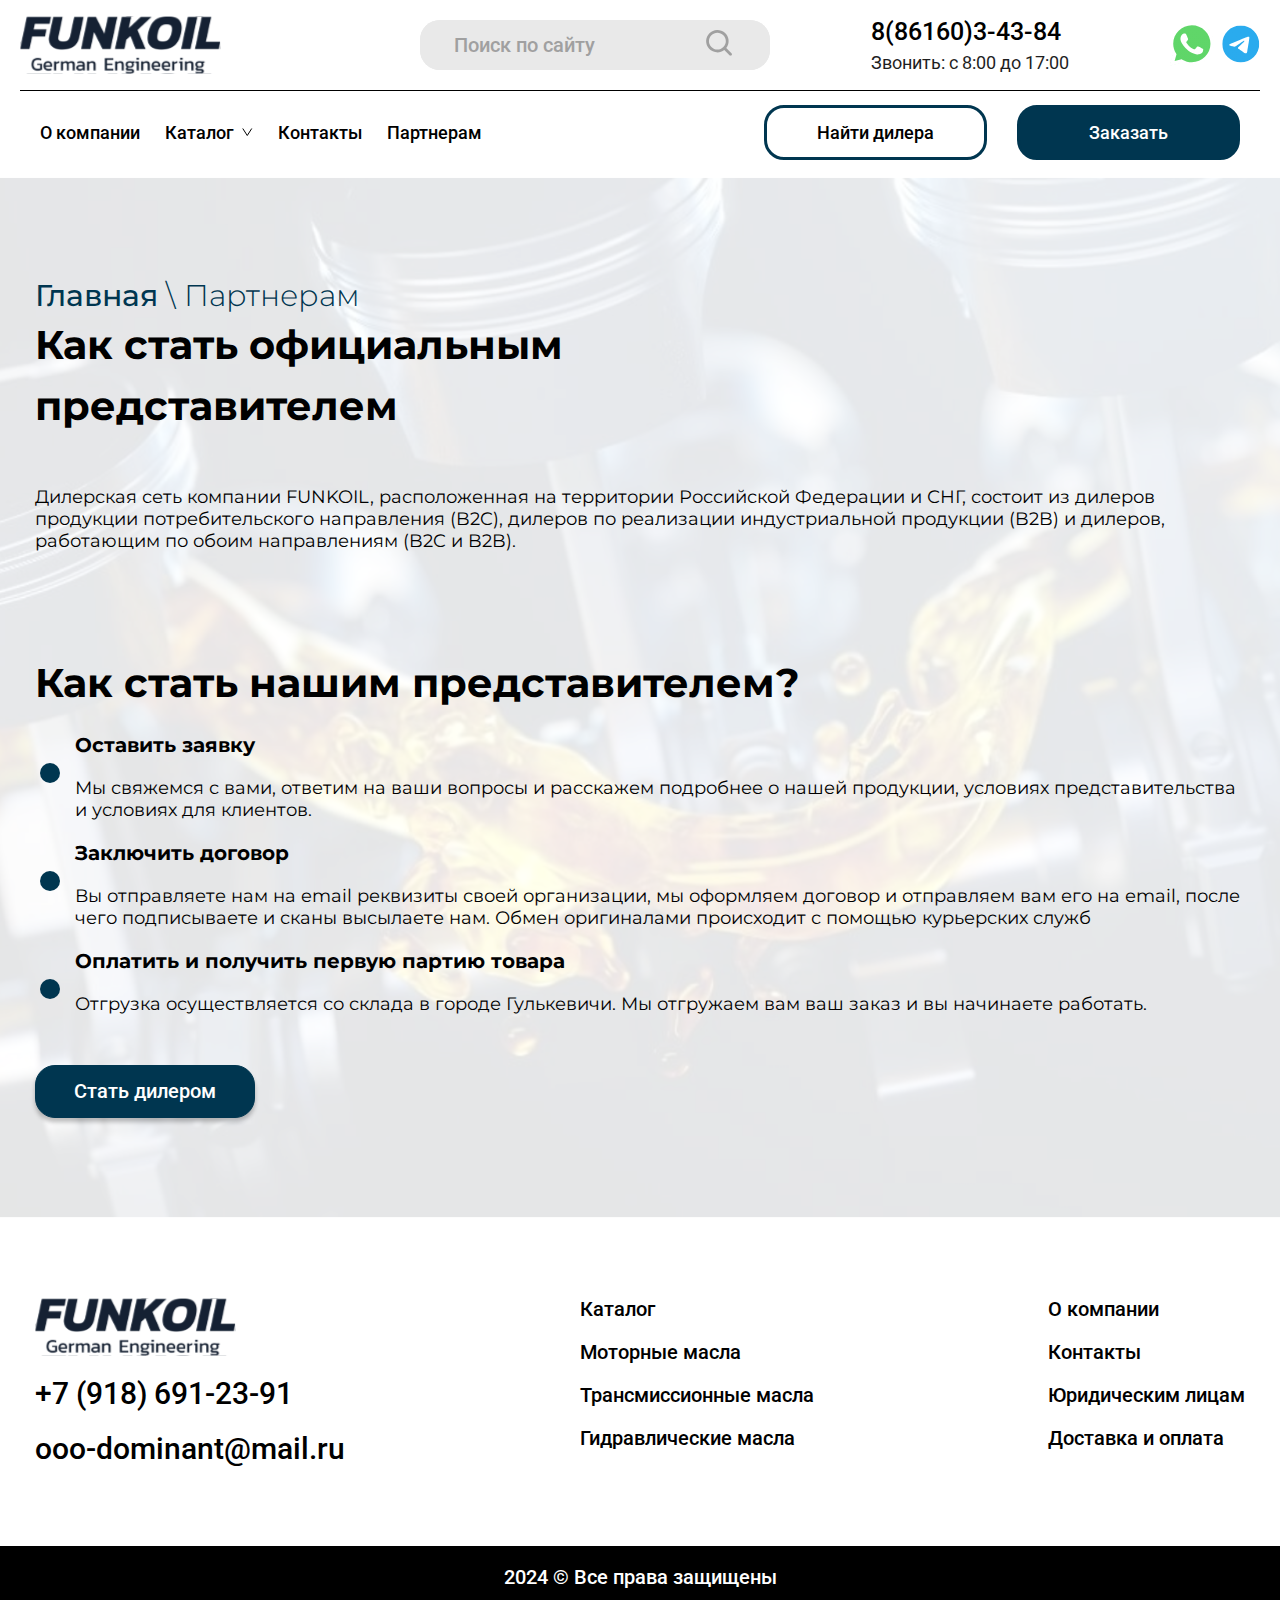
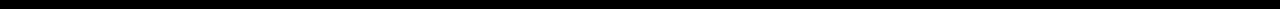
<file: partners.html>
<!DOCTYPE html>
<html lang="ru">

<head>
    <meta charset="UTF-8">
    <meta name="viewport" content="width=device-width, initial-scale=1.0">
    <link rel="preconnect" href="https://fonts.googleapis.com">
    <link rel="preconnect" href="https://fonts.gstatic.com" crossorigin>
    <link
        href="https://fonts.googleapis.com/css2?family=Inter:ital,opsz,wght@0,14..32,100..900;1,14..32,100..900&family=Montserrat:ital,wght@0,100..900;1,100..900&family=Roboto:ital,wght@0,100;0,300;0,400;0,500;0,700;0,900;1,100;1,300;1,400;1,500;1,700;1,900&display=swap"
        rel="stylesheet">
    <link rel="stylesheet" href="https://cdn.jsdelivr.net/npm/swiper@11/swiper-bundle.min.css" />
    <link rel="stylesheet" href="./css/main.css">
    <link rel="stylesheet" href="./css/styles.css">
    <title>Funkoil</title>
</head>

<body>
    <div class="wrapper">
        <header class="header">
            <div class="header__top">
                <div class="header__wrapper">
                    <a href="/">
                        <img src="./img/logo.svg" alt="">
                    </a>
                    <div class="header__group">
                        <form action="#">
                            <input type="search" name="search" placeholder="Поиск по сайту" required>
                            <button type="submit">
                                <svg width="31" height="30" viewBox="0 0 31 30" fill="none"
                                    xmlns="http://www.w3.org/2000/svg">
                                    <path fill-rule="evenodd" clip-rule="evenodd"
                                        d="M21.8124 13.1251C21.8124 14.2331 21.5941 15.3303 21.1701 16.354C20.7461 17.3777 20.1246 18.3078 19.3411 19.0913C18.5576 19.8748 17.6274 20.4963 16.6038 20.9203C15.5801 21.3444 14.4829 21.5626 13.3749 21.5626C12.2668 21.5626 11.1697 21.3444 10.146 20.9203C9.12229 20.4963 8.19215 19.8748 7.40865 19.0913C6.62516 18.3078 6.00366 17.3777 5.57963 16.354C5.15561 15.3303 4.93737 14.2331 4.93737 13.1251C4.93737 10.8873 5.82632 8.74124 7.40865 7.1589C8.99099 5.57656 11.1371 4.68761 13.3749 4.68761C15.6126 4.68761 17.7587 5.57656 19.3411 7.1589C20.9234 8.74124 21.8124 10.8873 21.8124 13.1251ZM20.2749 22.0126C18.0143 23.7676 15.1699 24.5951 12.3207 24.3266C9.47155 24.0582 6.83176 22.714 4.93877 20.5677C3.04578 18.4215 2.0419 15.6344 2.1315 12.774C2.22109 9.91362 3.39743 7.19488 5.42103 5.17127C7.44463 3.14767 10.1634 1.97134 13.0238 1.88174C15.8842 1.79215 18.6712 2.79603 20.8175 4.68902C22.9638 6.58201 24.3079 9.2218 24.5764 12.071C24.8448 14.9202 24.0173 17.7646 22.2624 20.0251L27.4936 25.2564C27.6318 25.3851 27.7426 25.5404 27.8195 25.7129C27.8963 25.8854 27.9376 26.0716 27.941 26.2604C27.9443 26.4492 27.9096 26.6368 27.8388 26.8119C27.7681 26.987 27.6628 27.146 27.5293 27.2796C27.3958 27.4131 27.2367 27.5184 27.0616 27.5891C26.8865 27.6598 26.699 27.6946 26.5101 27.6912C26.3213 27.6879 26.1351 27.6466 25.9626 27.5697C25.7901 27.4928 25.6349 27.382 25.5061 27.2439L20.2749 22.0126Z"
                                        fill="#A0A0A0" />
                                </svg>

                            </button>
                        </form>
                        <div class="header__tel">
                            <a href="#">
                                8(86160)3-43-84
                            </a>
                            <span>Звонить: с 8:00 до 17:00</span>
                        </div>
                        <div class="header__soc">
                            <a target="_blank" href="https://wa.me/79186912391">
                                <svg width="46" height="46" viewBox="0 0 46 46" fill="none"
                                    xmlns="http://www.w3.org/2000/svg">
                                    <g clip-path="url(#clip0_150_856)">
                                        <path
                                            d="M1.21035 22.7308C1.2093 26.5117 2.20492 30.2034 4.09809 33.4574L1.0293 44.5752L12.4959 41.5919C15.6674 43.305 19.2208 44.2027 22.8318 44.203H22.8413C34.7619 44.203 44.4655 34.578 44.4706 22.7477C44.4729 17.0151 42.225 11.6245 38.1409 7.56894C34.0575 3.5137 28.6268 1.27923 22.8404 1.27661C10.9184 1.27661 1.21545 10.901 1.21053 22.7308"
                                            fill="url(#paint0_linear_150_856)" />
                                        <path
                                            d="M0.438086 22.7237C0.436855 26.6406 1.46816 30.4644 3.42883 33.8349L0.25 45.3512L12.1277 42.261C15.4004 44.0316 19.0851 44.9651 22.8346 44.9665H22.8442C35.1925 44.9665 45.2447 34.9953 45.25 22.7415C45.2521 16.8029 42.9234 11.2185 38.6934 7.01767C34.4628 2.81733 28.8378 0.502442 22.8442 0.5C10.4938 0.5 0.443008 10.4698 0.438086 22.7237ZM7.5117 33.2544L7.0682 32.5559C5.20387 29.6145 4.21984 26.2154 4.22125 22.7251C4.22512 12.5399 12.5789 4.25349 22.8513 4.25349C27.8259 4.25558 32.5009 6.17977 36.0173 9.67093C39.5334 13.1624 41.4682 17.8037 41.467 22.7401C41.4624 32.9253 33.1084 41.2128 22.8442 41.2128H22.8368C19.4947 41.211 16.2169 40.3205 13.3584 38.6375L12.6781 38.2372L5.62961 40.0709L7.5117 33.2544Z"
                                            fill="url(#paint1_linear_150_856)" />
                                        <path
                                            d="M17.2439 13.4327C16.8245 12.5078 16.3831 12.4891 15.9843 12.4729C15.6577 12.4589 15.2843 12.46 14.9113 12.46C14.538 12.46 13.9313 12.5993 13.4186 13.1549C12.9053 13.7109 11.459 15.0546 11.459 17.7876C11.459 20.5206 13.4652 23.162 13.7448 23.5329C14.0249 23.9032 17.6178 29.6911 23.3082 31.9178C28.0374 33.7682 28.9998 33.4002 30.0262 33.3074C31.0528 33.2149 33.3387 31.964 33.805 30.6668C34.2717 29.3699 34.2717 28.2581 34.1318 28.0258C33.9919 27.7943 33.6185 27.6553 33.0586 27.3777C32.4988 27.1 29.7462 25.7559 29.2331 25.5705C28.7198 25.3853 28.3466 25.2928 27.9733 25.849C27.5999 26.4044 26.5278 27.6553 26.2011 28.0258C25.8746 28.3971 25.5478 28.4434 24.9882 28.1655C24.4279 27.8868 22.625 27.3009 20.4859 25.4086C18.8216 23.9362 17.698 22.1179 17.3714 21.5617C17.0448 21.0063 17.3364 20.7053 17.6171 20.4285C17.8687 20.1796 18.1772 19.7798 18.4574 19.4556C18.7365 19.1311 18.8297 18.8997 19.0163 18.5292C19.2032 18.1584 19.1097 17.834 18.9699 17.5561C18.8297 17.2783 17.7418 14.531 17.2439 13.4327Z"
                                            fill="white" />
                                    </g>
                                    <defs>
                                        <linearGradient id="paint0_linear_150_856" x1="2173.1" y1="4331.13" x2="2173.1"
                                            y2="1.27661" gradientUnits="userSpaceOnUse">
                                            <stop stop-color="#1FAF38" />
                                            <stop offset="1" stop-color="#60D669" />
                                        </linearGradient>
                                        <linearGradient id="paint1_linear_150_856" x1="2250.25" y1="4485.62"
                                            x2="2250.25" y2="0.5" gradientUnits="userSpaceOnUse">
                                            <stop stop-color="#F9F9F9" />
                                            <stop offset="1" stop-color="white" />
                                        </linearGradient>
                                        <clipPath id="clip0_150_856">
                                            <rect width="45" height="45" fill="white" transform="translate(0.25 0.5)" />
                                        </clipPath>
                                    </defs>
                                </svg>
                            </a>
                            <a target="_blank" href="https://t.me/FUNKOIL23">
                                <svg width="38" height="38" viewBox="0 0 38 38" fill="none"
                                    xmlns="http://www.w3.org/2000/svg">
                                    <g clip-path="url(#clip0_150_860)">
                                        <path
                                            d="M18.75 0.5C13.8446 0.5 9.13578 2.4503 5.66992 5.91848C2.20051 9.38804 0.250993 14.0934 0.25 19C0.25 23.9045 2.20117 28.6133 5.66992 32.0815C9.13578 35.5497 13.8446 37.5 18.75 37.5C23.6554 37.5 28.3642 35.5497 31.8301 32.0815C35.2988 28.6133 37.25 23.9045 37.25 19C37.25 14.0955 35.2988 9.38665 31.8301 5.91848C28.3642 2.4503 23.6554 0.5 18.75 0.5Z"
                                            fill="url(#paint0_linear_150_860)" />
                                        <path
                                            d="M8.62405 18.8046C14.018 16.4551 17.6139 14.9061 19.4119 14.1576C24.5514 12.0206 25.618 11.6494 26.3147 11.6368C26.4679 11.6344 26.809 11.6722 27.0316 11.8522C27.2166 12.0039 27.2686 12.2092 27.2946 12.3533C27.3177 12.4972 27.3495 12.8253 27.3235 13.0814C27.046 16.0067 25.8406 23.1055 25.2278 26.3821C24.9705 27.7684 24.4589 28.2332 23.9646 28.2786C22.8893 28.3774 22.0741 27.5687 21.0335 26.8868C19.4061 25.8192 18.4869 25.155 16.9057 24.1135C15.0788 22.9098 16.264 22.2482 17.3046 21.1671C17.5763 20.8841 22.3112 16.5785 22.4008 16.188C22.4123 16.1391 22.4239 15.957 22.3141 15.861C22.2071 15.7648 22.0481 15.7977 21.9325 15.8238C21.7677 15.8608 19.1691 17.5801 14.1278 20.9815C13.3907 21.4885 12.723 21.7357 12.1217 21.7227C11.4626 21.7085 10.1908 21.3492 9.24554 21.0422C8.08929 20.6656 7.16718 20.4664 7.24811 19.8267C7.28858 19.4937 7.74819 19.1529 8.62405 18.8046Z"
                                            fill="white" />
                                    </g>
                                    <defs>
                                        <linearGradient id="paint0_linear_150_860" x1="1850.25" y1="0.5" x2="1850.25"
                                            y2="3700.5" gradientUnits="userSpaceOnUse">
                                            <stop stop-color="#2AABEE" />
                                            <stop offset="1" stop-color="#229ED9" />
                                        </linearGradient>
                                        <clipPath id="clip0_150_860">
                                            <rect width="37" height="37" fill="white" transform="translate(0.25 0.5)" />
                                        </clipPath>
                                    </defs>
                                </svg>

                            </a>
                        </div>
                    </div>
                </div>
            </div>
            <div class="header__bot container">
                <div class="header__mob">
                    <a class="logo" href="/">
                        <img src="./img/logo.svg" alt="">
                    </a>
                    <div class="header__search">
                        <button class="search-btn" type="button">
                            <svg width="17.209961" height="17.210205" viewBox="0 0 17.21 17.2102" fill="none"
                                xmlns="http://www.w3.org/2000/svg" xmlns:xlink="http://www.w3.org/1999/xlink">
                                <desc>
                                    Created with Pixso.
                                </desc>
                                <defs />
                                <path id="Vector"
                                    d="M13.12 7.49C13.12 8.23 12.97 8.96 12.69 9.65C12.41 10.33 11.99 10.95 11.47 11.47C10.95 11.99 10.33 12.41 9.65 12.69C8.96 12.97 8.23 13.12 7.49 13.12C6.76 13.12 6.02 12.97 5.34 12.69C4.66 12.41 4.04 11.99 3.52 11.47C2.99 10.95 2.58 10.33 2.3 9.65C2.01 8.96 1.87 8.23 1.87 7.49C1.87 6 2.46 4.57 3.52 3.52C4.57 2.46 6 1.87 7.49 1.87C8.99 1.87 10.42 2.46 11.47 3.52C12.53 4.57 13.12 6 13.12 7.49ZM12.09 13.42C10.59 14.59 8.69 15.14 6.79 14.96C4.89 14.78 3.13 13.89 1.87 12.46C0.61 11.03 -0.06 9.17 0 7.26C0.06 5.35 0.84 3.54 2.19 2.19C3.54 0.84 5.35 0.06 7.26 0C9.17 -0.06 11.03 0.61 12.46 1.87C13.89 3.13 14.78 4.89 14.96 6.79C15.14 8.69 14.59 10.59 13.42 12.09L16.91 15.58C17 15.67 17.07 15.77 17.12 15.89C17.18 16 17.2 16.13 17.2 16.25C17.21 16.38 17.18 16.5 17.14 16.62C17.09 16.74 17.02 16.84 16.93 16.93C16.84 17.02 16.74 17.09 16.62 17.14C16.5 17.18 16.38 17.21 16.25 17.2C16.13 17.2 16 17.18 15.89 17.12C15.77 17.07 15.67 17 15.58 16.91L12.09 13.42Z"
                                    fill="#A0A0A0" fill-opacity="1.000000" fill-rule="evenodd" />
                            </svg>
    
                        </button>
                        <form action="#">
                            <input type="search">
                            <button type="submit">Найти</button>
                        </form>
                        <div class="header__search-result"></div>
                    </div>
                </div>
                <div class="burger-icon">
                    <span></span>
                </div>
                <nav class="header__nav">
                    <ul>
                        <li>
                            <a href="./about.html">О компании</a>
                        </li>
                        <li class="sub-item">
                            Каталог
                            <svg width="11" height="9" viewBox="0 0 11 9" fill="none"
                                xmlns="http://www.w3.org/2000/svg">
                                <path d="M0.75 0.5L5.25 7.5L9.75 0.5" stroke="black" />
                            </svg>

                            <ul class="sub-list">
                                <li>
                                    <a href="./catalog.html">Трансмиссионные масла</a>
                                </li>
                                <li>
                                    <a href="./catalog.html">Гидравлические масла</a>
                                </li>
                                <li>
                                    <a href="./catalog.html">Моторные масла</a>
                                </li>
                            </ul>
                        </li>
                        <li>
                            <a href="./contacts.html">Контакты</a>
                        </li>
                        <li>
                            <a href="./partners.html">Партнерам</a>
                        </li>
                    </ul>
                    <div class="header__bot-btn">
                        <button class="dealer" type="button">Найти дилера</button>
                        <button class="order" type="button">Заказать</button>
                    </div>
                </nav>

            </div>
        </header>
        <main>
                <section class="partners">
                    <img class="bg-img" src="./img/contacts-img.png" alt="">
                    <div class="partners__wrapper container">
                            <div class="breadcrumbs">
                                <ul>
                                    <li>
                                        <a href="/">Главная</a>
                                    </li>
                                    <li>\</li>
                                    <li>
                                        Партнерам
                                    </li>
                                </ul>
                            </div>
                            <h1 class="title">Как стать официальным представителем</h1>
                            <p>Дилерская сеть компании FUNKOIL, расположенная на территории Российской Федерации и СНГ, состоит из дилеров продукции потребительского направления (B2C), дилеров по реализации индустриальной продукции (B2B) и дилеров, работающим по обоим направлениям (B2C и B2B).</p>
                            <h2 class="title">Как стать нашим представителем?</h2>
                            <ul class="partners__list">
                                <li>
                                    <h3>Оставить заявку</h3>
                                    <p>Мы свяжемся с вами, ответим на ваши вопросы и расскажем подробнее о нашей продукции, условиях представительства и условиях для клиентов.</p>
                                </li>
                                <li>
                                    <h3>Заключить договор</h3>
                                    <p>Вы отправляете нам на email реквизиты своей организации, мы оформляем договор и отправляем вам его на еmail, после чего подписываете и сканы высылаете нам. Обмен оригиналами происходит с помощью курьерских служб</p>
                                </li>
                                <li>
                                    <h3>Оплатить и получить первую партию товара</h3>
                                    <p>Отгрузка осуществляется со склада в городе Гулькевичи. Мы отгружаем вам ваш заказ и вы начинаете работать.</p>
                                </li>
                            </ul>
                            <button class="open-modal" type="button">Стать дилером</button>
                    </div>
                </section>
        </main>
        <footer class="footer">
            <div class="footer__top container">
                <div class="footer__group">
                    <a href="/">
                        <img src="./img/logo.svg" alt="">
                    </a>
                    <a href="tel:+7 (918) 691-23-91">+7 (918) 691-23-91</a>
                    <a href="mailto:ooo-dominant@mail.ru">ooo-dominant@mail.ru</a>
                </div>
                    <ul>
                        <li>
                            <a href="./catalog.html">Каталог</a>
                        </li>
                        <li>
                            <a href="./product.html">Моторные масла</a>
                        </li>
                        <li>
                            <a href="./product.html">Трансмиссионные масла</a>
                        </li>
                        <li>
                            <a href="./product.html">Гидравлические масла</a>
                        </li>
                    </ul>
                    <ul>
                        <li>
                            <a href="./about.html">О компании</a>
                        </li>
                        <li>
                            <a href="./contacts.html">Контакты</a>
                        </li>
                        <li>
                            <a href="#">Юридическим лицам</a>
                        </li>
                        <li>
                            <a href="#">Доставка и оплата</a>
                        </li>
                    </ul>
            </div>
            <div class="footer__bot">
                <span>2024 © Все права защищены</span>
            </div>
        </footer>
    </div>
    <div class="modal dealer-modal">
        <div class="container">
            <div class="modal__wrapper">
                <button class="close-modal" type="button">
                    <svg width="24.000000" height="24.000000" viewBox="0 0 24 24" fill="none" xmlns="http://www.w3.org/2000/svg" xmlns:xlink="http://www.w3.org/1999/xlink">
                        <desc>
                                Created with Pixso.
                        </desc>
                        <defs>
                            <pattern id="pattern_163_620" patternContentUnits="objectBoundingBox" width="1.000000" height="1.000000">
                                <use xlink:href="#image163_62_0" transform="matrix(0.003333,0,0,0.003333,0,0)"/>
                            </pattern>
                            <image id="image163_62_0" width="300.000000" height="300.000000" xlink:href="[data-uri]"/>
                        </defs>
                        <rect id="image 16" width="24.000000" height="24.000000" fill="url(#pattern_163_620)" fill-opacity="1.000000"/>
                    </svg>
                    
                </button>
                <h2 class="title">Стать дилером</h2>
                <form class="form__wrapper" action="">
                    <div class="form__container">
                        <div class="form__left">
                            <input type="text" name="name" required placeholder="Имя">
                            <input type="tel" name="phone" required placeholder="Телефон">
                            <input type="email" name="email" required placeholder="E-mail">
                            <input type="text" name="org" required placeholder="Название организации">
                        </div>
                        <div class="form__right">
                            <input type="text" name="city" required placeholder="Город">
                            <input type="text" name="address" required placeholder="Адрес">
                            <textarea rows="5" placeholder="Ваш вопрос"></textarea>
                        </div>
                    </div>
                    <div class="checkbox-group">
                        <label class="control-label">
                        <input class="control-input visually-hidden" type="checkbox" required>
                        <span class="control-mark"></span>
                    </label>
                        <span>Я согласен на обработку моих персональных данных.</span>
                    </div>
                    <button type="submit">Отправить заявку</button>
                </form>
            </div>
        </div>
    </div>
    <div class="modal dl-modal">
        <div class="container">
            <div class="modal__wrapper">
                <button class="close-dl-modal" type="button">
                    <svg width="22" height="22" viewBox="0 0 22 22" fill="none" xmlns="http://www.w3.org/2000/svg">
                        <path d="M21 1L1 21" stroke="black" stroke-width="2" stroke-linecap="round" stroke-linejoin="round"></path>
                        <path d="M1 1L21 21" stroke="black" stroke-width="2" stroke-linecap="round" stroke-linejoin="round"></path>
                        </svg>
                </button>
                <h2 class="title">Стать дилером</h2>
                <form class="form__wrapper" action="">
                    <div class="form__container">
                        <div class="form__left">
                            <input type="text" name="name" required placeholder="Имя">
                            <input type="tel" name="phone" required placeholder="Телефон">
                            <input type="email" name="email" required placeholder="E-mail">
                            <input type="text" name="org" required placeholder="Название организации">
                        </div>
                        <div class="form__right">
                            <input type="text" name="city" required placeholder="Город">
                            <input type="text" name="address" required placeholder="Адрес">
                            <textarea rows="5" placeholder="Ваш вопрос"></textarea>
                        </div>
                    </div>
                    <div class="checkbox-group">
                        <label class="control-label">
                        <input class="control-input visually-hidden" type="checkbox" required>
                        <span class="control-mark"></span>
                    </label>
                        <span>Я согласен на обработку моих персональных данных.</span>
                    </div>
                    <button type="submit">Отправить заявку</button>
                </form>
            </div>
        </div>
    </div>
    <div class="modal order-modal">
        <div class="container">
            <div class="modal__wrapper">
                <button class="close-order-modal" type="button">
                    <svg width="22" height="22" viewBox="0 0 22 22" fill="none" xmlns="http://www.w3.org/2000/svg">
                        <path d="M21 1L1 21" stroke="black" stroke-width="2" stroke-linecap="round" stroke-linejoin="round"></path>
                        <path d="M1 1L21 21" stroke="black" stroke-width="2" stroke-linecap="round" stroke-linejoin="round"></path>
                        </svg>
                    
                </button>
                <h2 class="title">Стать дилером</h2>
                <form class="form__wrapper" action="">
                    <div class="form__container">
                        <div class="form__left">
                            <input type="text" name="name" required placeholder="Имя">
                            <input type="tel" name="phone" required placeholder="Телефон">
                            <input type="email" name="email" required placeholder="E-mail">
                            <input type="text" name="org" required placeholder="Название организации">
                        </div>
                        <div class="form__right">
                            <input type="text" name="city" required placeholder="Город">
                            <input type="text" name="address" required placeholder="Адрес">
                            <textarea rows="5" placeholder="Ваш вопрос"></textarea>
                        </div>
                    </div>
                    <div class="checkbox-group">
                        <label class="control-label">
                        <input class="control-input visually-hidden" type="checkbox" required>
                        <span class="control-mark"></span>
                    </label>
                        <span>Я согласен на обработку моих персональных данных.</span>
                    </div>
                    <button type="submit">Отправить заявку</button>
                </form>
            </div>
        </div>
    </div>
    <script src="./js/jquery-3.6.0.min.js"></script>
    <script src="./js/jquery.maskedinput.min.js"></script>
    <script src="https://cdn.jsdelivr.net/npm/swiper@11/swiper-bundle.min.js"></script>
    <script src="./js/index.js"></script>
</body>

</html>
</file>
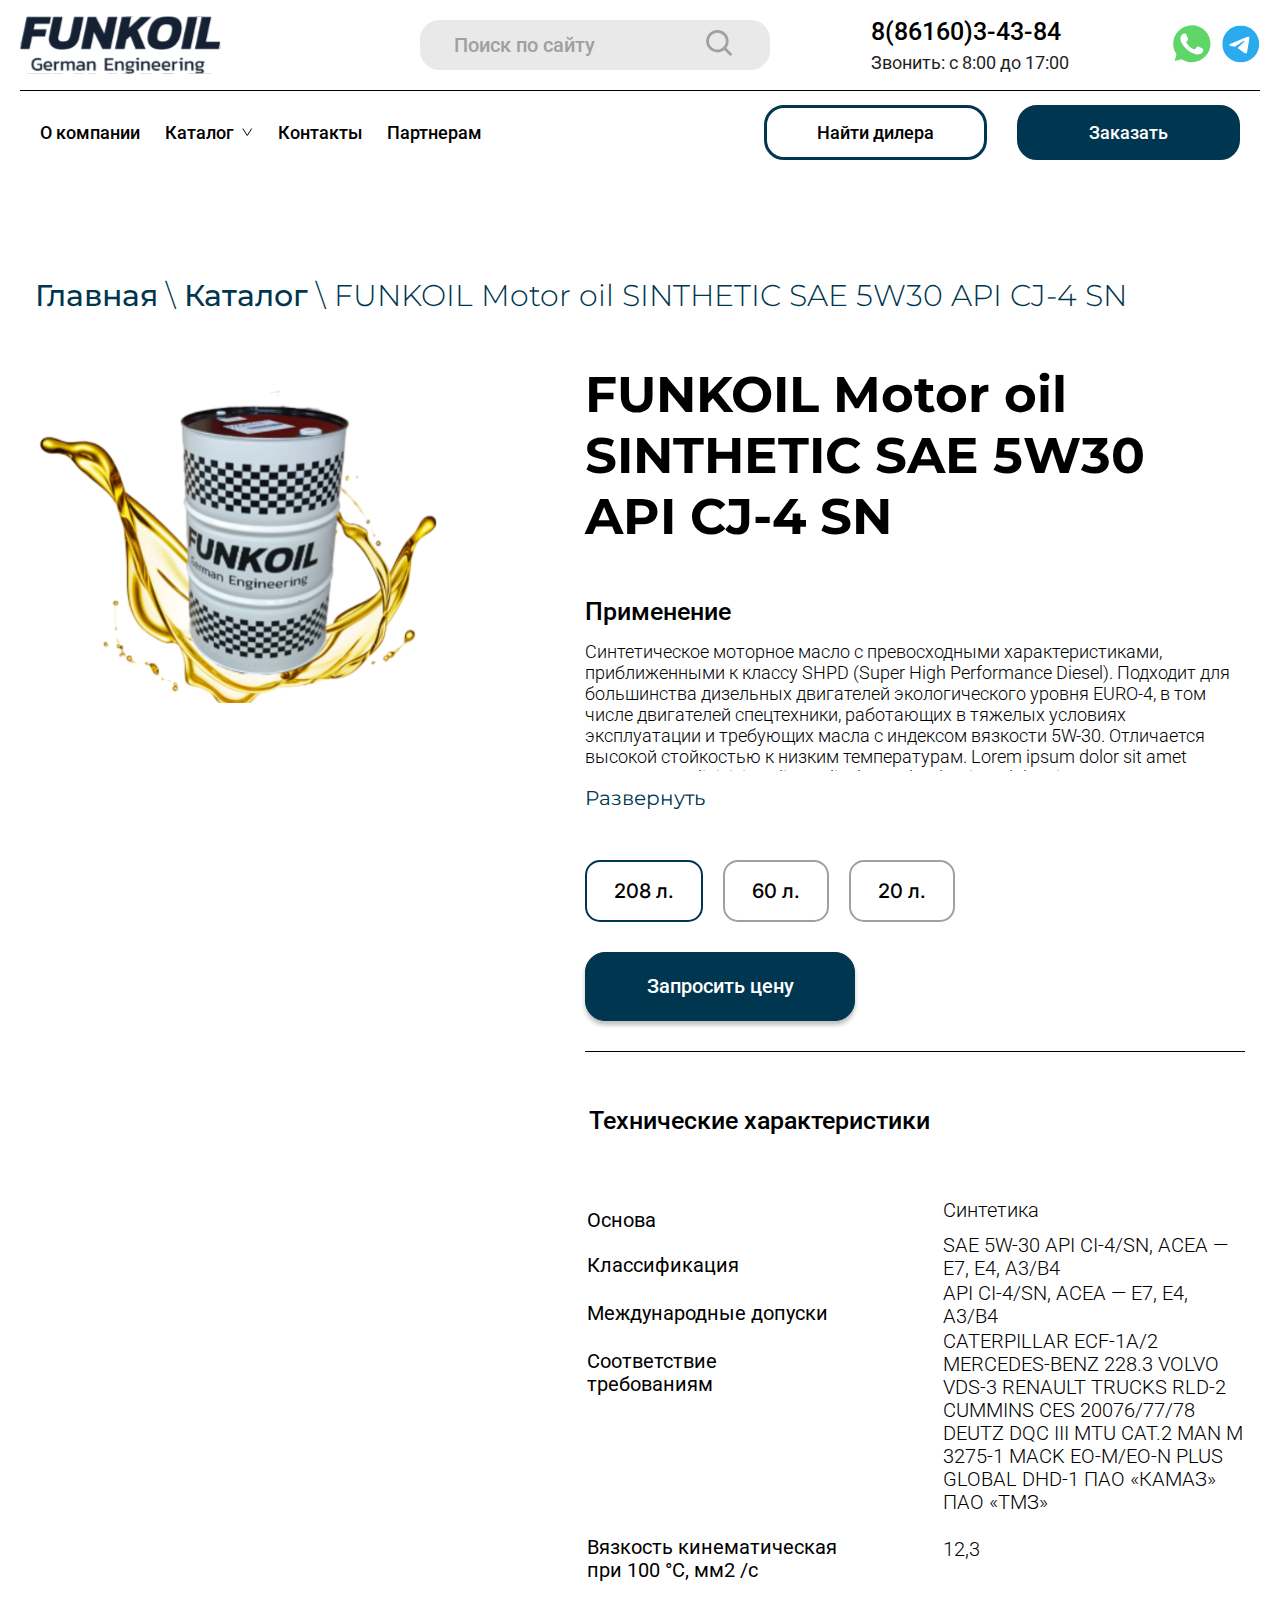
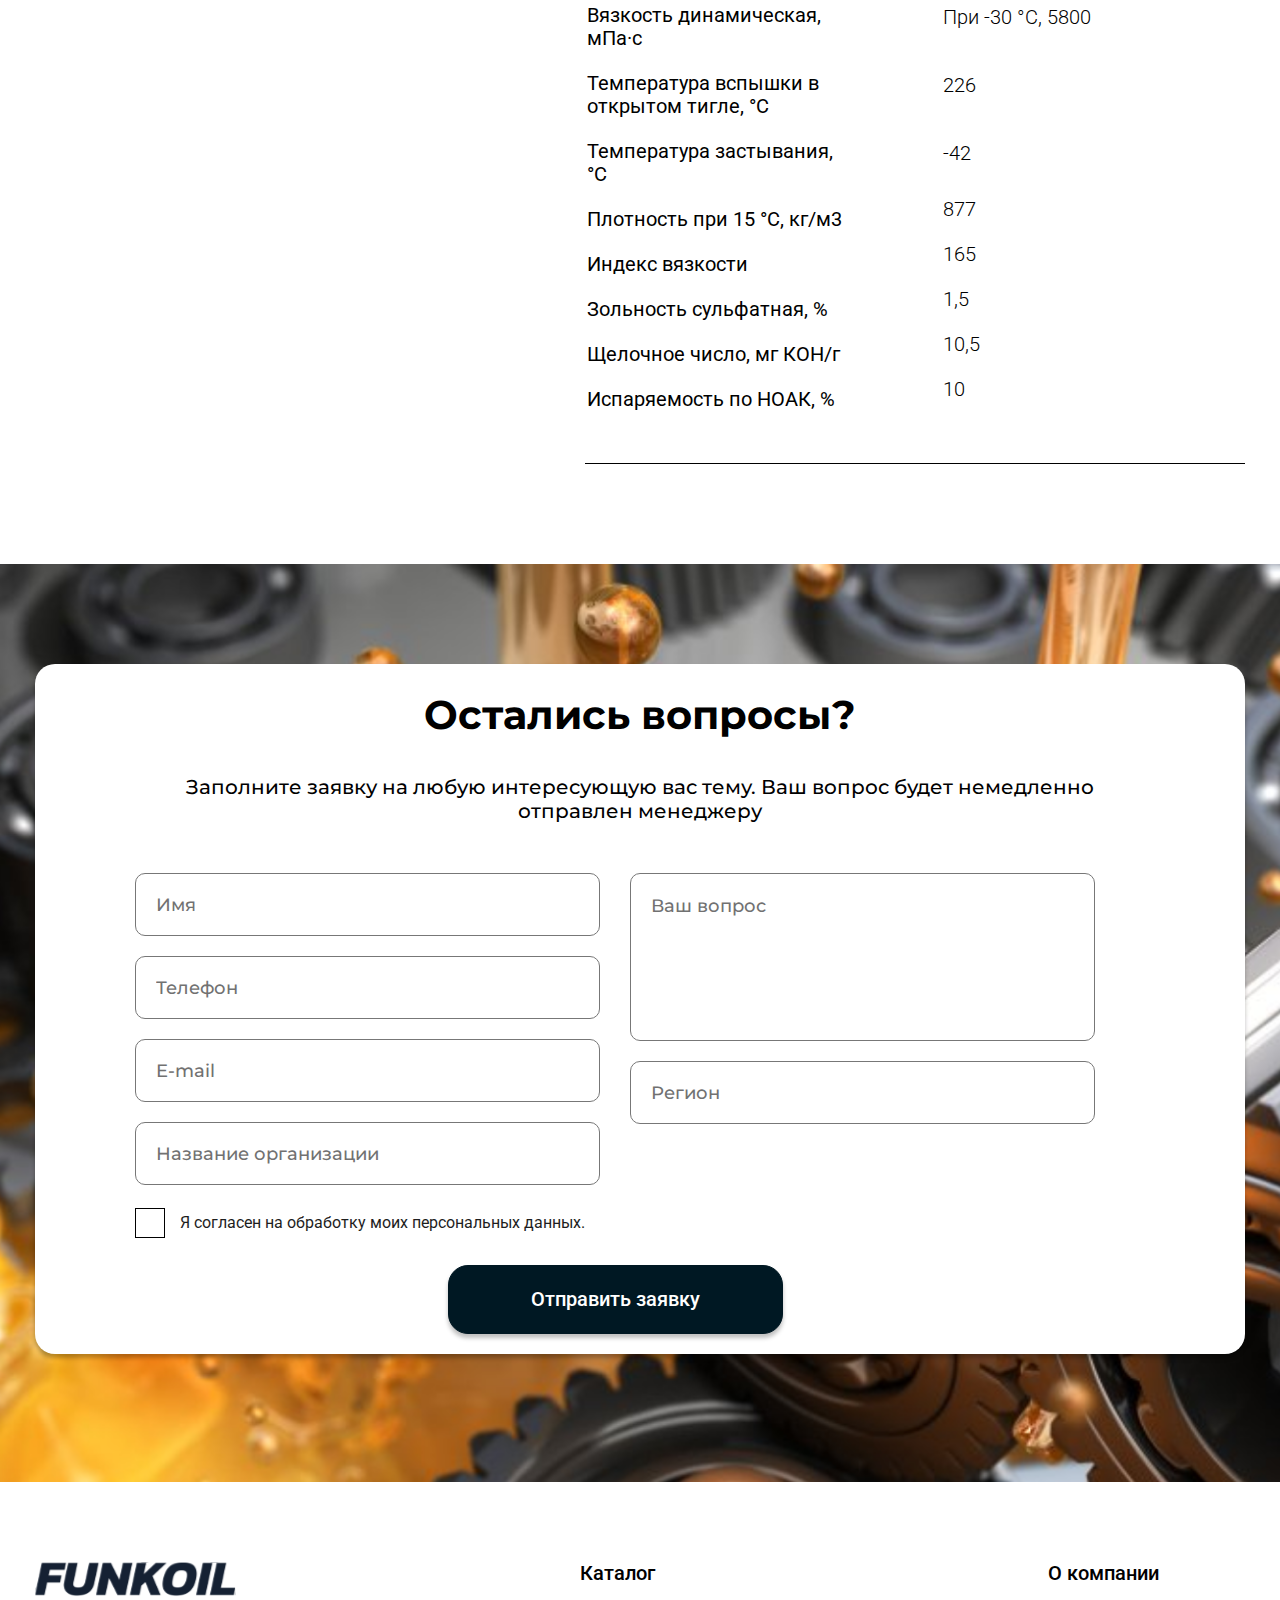
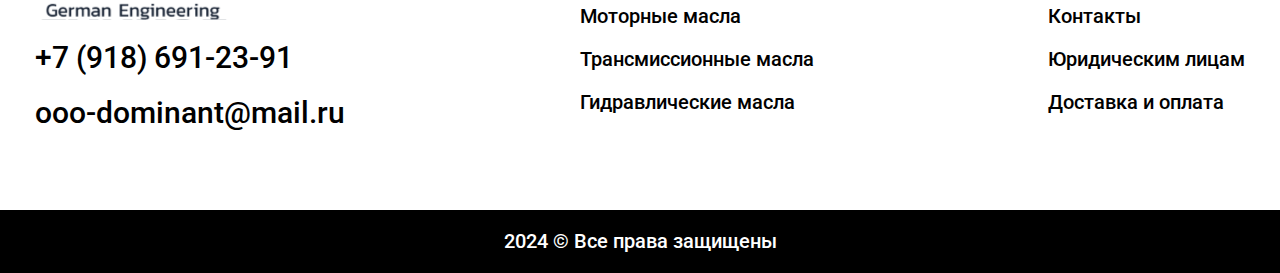
<file: product.html>
<!DOCTYPE html>
<html lang="ru">

<head>
    <meta charset="UTF-8">
    <meta name="viewport" content="width=device-width, initial-scale=1.0">
    <link rel="preconnect" href="https://fonts.googleapis.com">
    <link rel="preconnect" href="https://fonts.gstatic.com" crossorigin>
    <link
        href="https://fonts.googleapis.com/css2?family=Inter:ital,opsz,wght@0,14..32,100..900;1,14..32,100..900&family=Montserrat:ital,wght@0,100..900;1,100..900&family=Roboto:ital,wght@0,100;0,300;0,400;0,500;0,700;0,900;1,100;1,300;1,400;1,500;1,700;1,900&display=swap"
        rel="stylesheet">
    <link rel="stylesheet" href="https://cdn.jsdelivr.net/npm/swiper@11/swiper-bundle.min.css" />
    <link rel="stylesheet" href="./css/main.css">
    <link rel="stylesheet" href="./css/styles.css">
    <title>Funkoil</title>
</head>

<body>
    <div class="wrapper">
        <header class="header">
            <div class="header__top">
                <div class="header__wrapper">
                    <a href="/">
                        <img src="./img/logo.svg" alt="">
                    </a>
                    <div class="header__group">
                        <form action="#">
                            <input type="search" name="search" placeholder="Поиск по сайту" required>
                            <button type="submit">
                                <svg width="31" height="30" viewBox="0 0 31 30" fill="none"
                                    xmlns="http://www.w3.org/2000/svg">
                                    <path fill-rule="evenodd" clip-rule="evenodd"
                                        d="M21.8124 13.1251C21.8124 14.2331 21.5941 15.3303 21.1701 16.354C20.7461 17.3777 20.1246 18.3078 19.3411 19.0913C18.5576 19.8748 17.6274 20.4963 16.6038 20.9203C15.5801 21.3444 14.4829 21.5626 13.3749 21.5626C12.2668 21.5626 11.1697 21.3444 10.146 20.9203C9.12229 20.4963 8.19215 19.8748 7.40865 19.0913C6.62516 18.3078 6.00366 17.3777 5.57963 16.354C5.15561 15.3303 4.93737 14.2331 4.93737 13.1251C4.93737 10.8873 5.82632 8.74124 7.40865 7.1589C8.99099 5.57656 11.1371 4.68761 13.3749 4.68761C15.6126 4.68761 17.7587 5.57656 19.3411 7.1589C20.9234 8.74124 21.8124 10.8873 21.8124 13.1251ZM20.2749 22.0126C18.0143 23.7676 15.1699 24.5951 12.3207 24.3266C9.47155 24.0582 6.83176 22.714 4.93877 20.5677C3.04578 18.4215 2.0419 15.6344 2.1315 12.774C2.22109 9.91362 3.39743 7.19488 5.42103 5.17127C7.44463 3.14767 10.1634 1.97134 13.0238 1.88174C15.8842 1.79215 18.6712 2.79603 20.8175 4.68902C22.9638 6.58201 24.3079 9.2218 24.5764 12.071C24.8448 14.9202 24.0173 17.7646 22.2624 20.0251L27.4936 25.2564C27.6318 25.3851 27.7426 25.5404 27.8195 25.7129C27.8963 25.8854 27.9376 26.0716 27.941 26.2604C27.9443 26.4492 27.9096 26.6368 27.8388 26.8119C27.7681 26.987 27.6628 27.146 27.5293 27.2796C27.3958 27.4131 27.2367 27.5184 27.0616 27.5891C26.8865 27.6598 26.699 27.6946 26.5101 27.6912C26.3213 27.6879 26.1351 27.6466 25.9626 27.5697C25.7901 27.4928 25.6349 27.382 25.5061 27.2439L20.2749 22.0126Z"
                                        fill="#A0A0A0" />
                                </svg>

                            </button>
                        </form>
                        <div class="header__tel">
                            <a href="#">
                                8(86160)3-43-84
                            </a>
                            <span>Звонить: с 8:00 до 17:00</span>
                        </div>
                        <div class="header__soc">
                            <a target="_blank" href="https://wa.me/79186912391">
                                <svg width="46" height="46" viewBox="0 0 46 46" fill="none"
                                    xmlns="http://www.w3.org/2000/svg">
                                    <g clip-path="url(#clip0_150_856)">
                                        <path
                                            d="M1.21035 22.7308C1.2093 26.5117 2.20492 30.2034 4.09809 33.4574L1.0293 44.5752L12.4959 41.5919C15.6674 43.305 19.2208 44.2027 22.8318 44.203H22.8413C34.7619 44.203 44.4655 34.578 44.4706 22.7477C44.4729 17.0151 42.225 11.6245 38.1409 7.56894C34.0575 3.5137 28.6268 1.27923 22.8404 1.27661C10.9184 1.27661 1.21545 10.901 1.21053 22.7308"
                                            fill="url(#paint0_linear_150_856)" />
                                        <path
                                            d="M0.438086 22.7237C0.436855 26.6406 1.46816 30.4644 3.42883 33.8349L0.25 45.3512L12.1277 42.261C15.4004 44.0316 19.0851 44.9651 22.8346 44.9665H22.8442C35.1925 44.9665 45.2447 34.9953 45.25 22.7415C45.2521 16.8029 42.9234 11.2185 38.6934 7.01767C34.4628 2.81733 28.8378 0.502442 22.8442 0.5C10.4938 0.5 0.443008 10.4698 0.438086 22.7237ZM7.5117 33.2544L7.0682 32.5559C5.20387 29.6145 4.21984 26.2154 4.22125 22.7251C4.22512 12.5399 12.5789 4.25349 22.8513 4.25349C27.8259 4.25558 32.5009 6.17977 36.0173 9.67093C39.5334 13.1624 41.4682 17.8037 41.467 22.7401C41.4624 32.9253 33.1084 41.2128 22.8442 41.2128H22.8368C19.4947 41.211 16.2169 40.3205 13.3584 38.6375L12.6781 38.2372L5.62961 40.0709L7.5117 33.2544Z"
                                            fill="url(#paint1_linear_150_856)" />
                                        <path
                                            d="M17.2439 13.4327C16.8245 12.5078 16.3831 12.4891 15.9843 12.4729C15.6577 12.4589 15.2843 12.46 14.9113 12.46C14.538 12.46 13.9313 12.5993 13.4186 13.1549C12.9053 13.7109 11.459 15.0546 11.459 17.7876C11.459 20.5206 13.4652 23.162 13.7448 23.5329C14.0249 23.9032 17.6178 29.6911 23.3082 31.9178C28.0374 33.7682 28.9998 33.4002 30.0262 33.3074C31.0528 33.2149 33.3387 31.964 33.805 30.6668C34.2717 29.3699 34.2717 28.2581 34.1318 28.0258C33.9919 27.7943 33.6185 27.6553 33.0586 27.3777C32.4988 27.1 29.7462 25.7559 29.2331 25.5705C28.7198 25.3853 28.3466 25.2928 27.9733 25.849C27.5999 26.4044 26.5278 27.6553 26.2011 28.0258C25.8746 28.3971 25.5478 28.4434 24.9882 28.1655C24.4279 27.8868 22.625 27.3009 20.4859 25.4086C18.8216 23.9362 17.698 22.1179 17.3714 21.5617C17.0448 21.0063 17.3364 20.7053 17.6171 20.4285C17.8687 20.1796 18.1772 19.7798 18.4574 19.4556C18.7365 19.1311 18.8297 18.8997 19.0163 18.5292C19.2032 18.1584 19.1097 17.834 18.9699 17.5561C18.8297 17.2783 17.7418 14.531 17.2439 13.4327Z"
                                            fill="white" />
                                    </g>
                                    <defs>
                                        <linearGradient id="paint0_linear_150_856" x1="2173.1" y1="4331.13" x2="2173.1"
                                            y2="1.27661" gradientUnits="userSpaceOnUse">
                                            <stop stop-color="#1FAF38" />
                                            <stop offset="1" stop-color="#60D669" />
                                        </linearGradient>
                                        <linearGradient id="paint1_linear_150_856" x1="2250.25" y1="4485.62"
                                            x2="2250.25" y2="0.5" gradientUnits="userSpaceOnUse">
                                            <stop stop-color="#F9F9F9" />
                                            <stop offset="1" stop-color="white" />
                                        </linearGradient>
                                        <clipPath id="clip0_150_856">
                                            <rect width="45" height="45" fill="white" transform="translate(0.25 0.5)" />
                                        </clipPath>
                                    </defs>
                                </svg>
                            </a>
                            <a target="_blank" href="https://t.me/FUNKOIL23">
                                <svg width="38" height="38" viewBox="0 0 38 38" fill="none"
                                    xmlns="http://www.w3.org/2000/svg">
                                    <g clip-path="url(#clip0_150_860)">
                                        <path
                                            d="M18.75 0.5C13.8446 0.5 9.13578 2.4503 5.66992 5.91848C2.20051 9.38804 0.250993 14.0934 0.25 19C0.25 23.9045 2.20117 28.6133 5.66992 32.0815C9.13578 35.5497 13.8446 37.5 18.75 37.5C23.6554 37.5 28.3642 35.5497 31.8301 32.0815C35.2988 28.6133 37.25 23.9045 37.25 19C37.25 14.0955 35.2988 9.38665 31.8301 5.91848C28.3642 2.4503 23.6554 0.5 18.75 0.5Z"
                                            fill="url(#paint0_linear_150_860)" />
                                        <path
                                            d="M8.62405 18.8046C14.018 16.4551 17.6139 14.9061 19.4119 14.1576C24.5514 12.0206 25.618 11.6494 26.3147 11.6368C26.4679 11.6344 26.809 11.6722 27.0316 11.8522C27.2166 12.0039 27.2686 12.2092 27.2946 12.3533C27.3177 12.4972 27.3495 12.8253 27.3235 13.0814C27.046 16.0067 25.8406 23.1055 25.2278 26.3821C24.9705 27.7684 24.4589 28.2332 23.9646 28.2786C22.8893 28.3774 22.0741 27.5687 21.0335 26.8868C19.4061 25.8192 18.4869 25.155 16.9057 24.1135C15.0788 22.9098 16.264 22.2482 17.3046 21.1671C17.5763 20.8841 22.3112 16.5785 22.4008 16.188C22.4123 16.1391 22.4239 15.957 22.3141 15.861C22.2071 15.7648 22.0481 15.7977 21.9325 15.8238C21.7677 15.8608 19.1691 17.5801 14.1278 20.9815C13.3907 21.4885 12.723 21.7357 12.1217 21.7227C11.4626 21.7085 10.1908 21.3492 9.24554 21.0422C8.08929 20.6656 7.16718 20.4664 7.24811 19.8267C7.28858 19.4937 7.74819 19.1529 8.62405 18.8046Z"
                                            fill="white" />
                                    </g>
                                    <defs>
                                        <linearGradient id="paint0_linear_150_860" x1="1850.25" y1="0.5" x2="1850.25"
                                            y2="3700.5" gradientUnits="userSpaceOnUse">
                                            <stop stop-color="#2AABEE" />
                                            <stop offset="1" stop-color="#229ED9" />
                                        </linearGradient>
                                        <clipPath id="clip0_150_860">
                                            <rect width="37" height="37" fill="white" transform="translate(0.25 0.5)" />
                                        </clipPath>
                                    </defs>
                                </svg>

                            </a>
                        </div>
                    </div>
                </div>
            </div>
            <div class="header__bot container">
                <div class="header__mob">
                    <a class="logo" href="/">
                        <img src="./img/logo.svg" alt="">
                    </a>
                    <div class="header__search">
                        <button class="search-btn" type="button">
                            <svg width="17.209961" height="17.210205" viewBox="0 0 17.21 17.2102" fill="none"
                                xmlns="http://www.w3.org/2000/svg" xmlns:xlink="http://www.w3.org/1999/xlink">
                                <desc>
                                    Created with Pixso.
                                </desc>
                                <defs />
                                <path id="Vector"
                                    d="M13.12 7.49C13.12 8.23 12.97 8.96 12.69 9.65C12.41 10.33 11.99 10.95 11.47 11.47C10.95 11.99 10.33 12.41 9.65 12.69C8.96 12.97 8.23 13.12 7.49 13.12C6.76 13.12 6.02 12.97 5.34 12.69C4.66 12.41 4.04 11.99 3.52 11.47C2.99 10.95 2.58 10.33 2.3 9.65C2.01 8.96 1.87 8.23 1.87 7.49C1.87 6 2.46 4.57 3.52 3.52C4.57 2.46 6 1.87 7.49 1.87C8.99 1.87 10.42 2.46 11.47 3.52C12.53 4.57 13.12 6 13.12 7.49ZM12.09 13.42C10.59 14.59 8.69 15.14 6.79 14.96C4.89 14.78 3.13 13.89 1.87 12.46C0.61 11.03 -0.06 9.17 0 7.26C0.06 5.35 0.84 3.54 2.19 2.19C3.54 0.84 5.35 0.06 7.26 0C9.17 -0.06 11.03 0.61 12.46 1.87C13.89 3.13 14.78 4.89 14.96 6.79C15.14 8.69 14.59 10.59 13.42 12.09L16.91 15.58C17 15.67 17.07 15.77 17.12 15.89C17.18 16 17.2 16.13 17.2 16.25C17.21 16.38 17.18 16.5 17.14 16.62C17.09 16.74 17.02 16.84 16.93 16.93C16.84 17.02 16.74 17.09 16.62 17.14C16.5 17.18 16.38 17.21 16.25 17.2C16.13 17.2 16 17.18 15.89 17.12C15.77 17.07 15.67 17 15.58 16.91L12.09 13.42Z"
                                    fill="#A0A0A0" fill-opacity="1.000000" fill-rule="evenodd" />
                            </svg>
    
                        </button>
                        <form action="#">
                            <input type="search">
                            <button type="submit">Найти</button>
                        </form>
                        <div class="header__search-result"></div>
                    </div>
                </div>
                <div class="burger-icon">
                    <span></span>
                </div>
                <nav class="header__nav">
                    <ul>
                        <li>
                            <a href="./about.html">О компании</a>
                        </li>
                        <li class="sub-item">
                            Каталог
                            <svg width="11" height="9" viewBox="0 0 11 9" fill="none"
                                xmlns="http://www.w3.org/2000/svg">
                                <path d="M0.75 0.5L5.25 7.5L9.75 0.5" stroke="black" />
                            </svg>

                            <ul class="sub-list">
                                <li>
                                    <a href="./catalog.html">Трансмиссионные масла</a>
                                </li>
                                <li>
                                    <a href="./catalog.html">Гидравлические масла</a>
                                </li>
                                <li>
                                    <a href="./catalog.html">Моторные масла</a>
                                </li>
                            </ul>
                        </li>
                        <li>
                            <a href="./contacts.html">Контакты</a>
                        </li>
                        <li>
                            <a href="./partners.html">Партнерам</a>
                        </li>
                    </ul>
                    <div class="header__bot-btn">
                        <button class="dealer" type="button">Найти дилера</button>
                        <button class="order" type="button">Заказать</button>
                    </div>
                </nav>

            </div>
        </header>
        <main>
            <div class="container">
                <div class="breadcrumbs">
                    <ul>
                        <li>
                            <a href="/">Главная</a>
                        </li>
                        <li>\</li>
                        <li>
                            <a href="./catalog.html">Каталог</a>
                        </li>
                        <li>\</li>
                        <li>FUNKOIL Motor oil SINTHETIC SAE 5W30 API CJ-4 SN</li>
                    </ul>
                </div>
            </div>
            <section class="product container">
                <div class="product__wrapper">
                    <div class="product__left">
                        <img class="bg-img" src="./img/product-img.png" alt="">
                    </div>
                    <div class="product__right">
                        <h1>FUNKOIL Motor oil SINTHETIC SAE 5W30 API CJ-4 SN</h1>
                        <h2>Применение</h2>
                        <p class="hidden-text">Синтетическое моторное масло с превосходными характеристиками,
                            приближенными к классу SHPD (Super High Performance Diesel). Подходит для большинства
                            дизельных двигателей экологического уровня EURO-4, в том числе двигателей спецтехники,
                            работающих в тяжелых условиях эксплуатации и требующих масла с индексом вязкости 5W-30.
                            Отличается высокой стойкостью к низким температурам. Lorem ipsum dolor sit amet consectetur
                            adipisicing elit. Explicabo est laudantium dolore inventore, numquam dicta illo eius
                            veritatis minus quam assumenda sunt et dolorem ipsa odio debitis cupiditate eum magnam.</p>
                        <button class="btn-more" type="button">Развернуть</button>
                        <div class="product__tabs">
                            <a class="active" href="javascript:;">208 л.</a>
                            <a href="javascript:;">60 л.</a>
                            <a href="javascript:;">20 л.</a>
                        </div>
                        <a class="price-link" href="#">Запросить цену</a>
                        <table class="product__table">
                            <thead>
                                <th>Технические характеристики</th>
                            </thead>
                            <tbody>
                                    <tr>
                                        <td><div>Основа</div></td>
                                        <td>Синтетика</td>
                                    </tr>
                                <tr>
                                        <td><div>Классификация</div></td>
                                        <td>SAE 5W-30 API CI-4/SN, ACEA — E7, E4, A3/B4</td>
                                </tr>
                                <tr>
                                    <td><div>Международные допуски</div></td>
                                    <td>API CI-4/SN, ACEA — E7, E4, A3/B4</td>
                                </tr>
                                <tr>
                                    <td><div>Соответствие требованиям</div></td>
                                    <td>CATERPILLAR ECF-1A/2 MERCEDES-BENZ 228.3 VOLVO VDS-3 RENAULT TRUCKS RLD-2
                                        CUMMINS CES 20076/77/78 DEUTZ DQC III MTU CAT.2 MAN M 3275-1 MACK EO-M/EO-N PLUS
                                        GLOBAL DHD-1 ПАО «КАМАЗ» ПАО «ТМЗ»</td>
                                </tr>
                                <tr>
                                    <td><div>Вязкость кинематическая при 100 °С, мм2 /с</div></td>
                                    <td>12,3</td>
                                </tr>
                                <tr>
                                    <td><div>Вязкость динамическая, мПа·с</div></td>
                                    <td>При -30 °С, 5800</td>
                                </tr>
                                <tr>
                                    <td><div>Температура вспышки в открытом тигле, °С</div></td>
                                    <td>226</td>
                                </tr>
                                <tr>
                                    <td><div>Температура застывания, °С</div></td>
                                    <td>-42</td>
                                </tr>
                                <tr>
                                    <td><div>Плотность при 15 °С, кг/м3</div></td>
                                    <td>877</td>
                                </tr>
                                <tr>
                                    <td><div>Индекс вязкости</div></td>
                                    <td>165</td>
                                </tr>
                                <tr>
                                    <td><div>Зольность сульфатная, %</div></td>
                                    <td>1,5</td>
                                </tr>
                                <tr>
                                    <td><div>Щелочное число, мг КОН/г</div></td>
                                    <td>10,5</td>
                                </tr>
                                <tr>
                                    <td><div>Испаряемость по НОАК, %</div></td>
                                    <td>10</td>
                                </tr>
                            </tbody>
                        </table>
                    </div>

                </div>
            </section>
            <section class="form">
                <img class="bg-img" src="./img/form-img.png" alt="">
                <div class="container">
                    <div class="form__wrapper">
                        <h2 class="title">Остались вопросы?</h2>
                        <p>Заполните заявку на любую интересующую вас тему. Ваш вопрос будет немедленно отправлен
                            менеджеру</p>
                        <form action="">
                            <div class="form__container">
                                <div class="form__left">
                                    <input type="text" name="name" required placeholder="Имя">
                                    <input type="tel" name="phone" required placeholder="Телефон">
                                    <input type="email" name="email" required placeholder="E-mail">
                                    <input type="text" name="org" required placeholder="Название организации">
                                </div>
                                <div class="form__right">
                                    <textarea rows="6" placeholder="Ваш вопрос"></textarea>
                                    <input type="text" name="region" required placeholder="Регион">
                                </div>
                            </div>
                            <div class="checkbox-group">
                                <label class="control-label">
                                    <input class="control-input visually-hidden" type="checkbox" required>
                                    <span class="control-mark"></span>
                                </label>
                                <span>Я согласен на обработку моих персональных данных.</span>
                            </div>
                            <button type="submit">Отправить заявку</button>
                        </form>
                    </div>
                </div>
            </section>
        </main>
        <footer class="footer">
            <div class="footer__top container">
                <div class="footer__group">
                    <a href="/">
                        <img src="./img/logo.svg" alt="">
                    </a>
                    <a href="tel:+7 (918) 691-23-91">+7 (918) 691-23-91</a>
                    <a href="mailto:ooo-dominant@mail.ru">ooo-dominant@mail.ru</a>
                </div>
                <ul>
                    <li>
                        <a href="./catalog.html">Каталог</a>
                    </li>
                    <li>
                        <a href="./product.html">Моторные масла</a>
                    </li>
                    <li>
                        <a href="./product.html">Трансмиссионные масла</a>
                    </li>
                    <li>
                        <a href="./product.html">Гидравлические масла</a>
                    </li>
                </ul>
                <ul>
                    <li>
                        <a href="./about.html">О компании</a>
                    </li>
                    <li>
                        <a href="./contacts.html">Контакты</a>
                    </li>
                    <li>
                        <a href="#">Юридическим лицам</a>
                    </li>
                    <li>
                        <a href="#">Доставка и оплата</a>
                    </li>
                </ul>
            </div>
            <div class="footer__bot">
                <span>2024 © Все права защищены</span>
            </div>
        </footer>
    </div>
    <div class="modal dealer-modal">
        <div class="container">
            <div class="modal__wrapper">
                <button class="close-modal" type="button">
                    <svg width="24.000000" height="24.000000" viewBox="0 0 24 24" fill="none" xmlns="http://www.w3.org/2000/svg" xmlns:xlink="http://www.w3.org/1999/xlink">
                        <desc>
                                Created with Pixso.
                        </desc>
                        <defs>
                            <pattern id="pattern_163_620" patternContentUnits="objectBoundingBox" width="1.000000" height="1.000000">
                                <use xlink:href="#image163_62_0" transform="matrix(0.003333,0,0,0.003333,0,0)"/>
                            </pattern>
                            <image id="image163_62_0" width="300.000000" height="300.000000" xlink:href="[data-uri]"/>
                        </defs>
                        <rect id="image 16" width="24.000000" height="24.000000" fill="url(#pattern_163_620)" fill-opacity="1.000000"/>
                    </svg>
                    
                </button>
                <h2 class="title">Стать дилером</h2>
                <form class="form__wrapper" action="">
                    <div class="form__container">
                        <div class="form__left">
                            <input type="text" name="name" required placeholder="Имя">
                            <input type="tel" name="phone" required placeholder="Телефон">
                            <input type="email" name="email" required placeholder="E-mail">
                            <input type="text" name="org" required placeholder="Название организации">
                        </div>
                        <div class="form__right">
                            <input type="text" name="city" required placeholder="Город">
                            <input type="text" name="address" required placeholder="Адрес">
                            <textarea rows="5" placeholder="Ваш вопрос"></textarea>
                        </div>
                    </div>
                    <div class="checkbox-group">
                        <label class="control-label">
                        <input class="control-input visually-hidden" type="checkbox" required>
                        <span class="control-mark"></span>
                    </label>
                        <span>Я согласен на обработку моих персональных данных.</span>
                    </div>
                    <button type="submit">Отправить заявку</button>
                </form>
            </div>
        </div>
    </div>
    <div class="modal dl-modal">
        <div class="container">
            <div class="modal__wrapper">
                <button class="close-dl-modal" type="button">
                    <svg width="22" height="22" viewBox="0 0 22 22" fill="none" xmlns="http://www.w3.org/2000/svg">
                        <path d="M21 1L1 21" stroke="black" stroke-width="2" stroke-linecap="round" stroke-linejoin="round"></path>
                        <path d="M1 1L21 21" stroke="black" stroke-width="2" stroke-linecap="round" stroke-linejoin="round"></path>
                        </svg>
                </button>
                <h2 class="title">Стать дилером</h2>
                <form class="form__wrapper" action="">
                    <div class="form__container">
                        <div class="form__left">
                            <input type="text" name="name" required placeholder="Имя">
                            <input type="tel" name="phone" required placeholder="Телефон">
                            <input type="email" name="email" required placeholder="E-mail">
                            <input type="text" name="org" required placeholder="Название организации">
                        </div>
                        <div class="form__right">
                            <input type="text" name="city" required placeholder="Город">
                            <input type="text" name="address" required placeholder="Адрес">
                            <textarea rows="5" placeholder="Ваш вопрос"></textarea>
                        </div>
                    </div>
                    <div class="checkbox-group">
                        <label class="control-label">
                        <input class="control-input visually-hidden" type="checkbox" required>
                        <span class="control-mark"></span>
                    </label>
                        <span>Я согласен на обработку моих персональных данных.</span>
                    </div>
                    <button type="submit">Отправить заявку</button>
                </form>
            </div>
        </div>
    </div>
    <div class="modal order-modal">
        <div class="container">
            <div class="modal__wrapper">
                <button class="close-order-modal" type="button">
                    <svg width="22" height="22" viewBox="0 0 22 22" fill="none" xmlns="http://www.w3.org/2000/svg">
                        <path d="M21 1L1 21" stroke="black" stroke-width="2" stroke-linecap="round" stroke-linejoin="round"></path>
                        <path d="M1 1L21 21" stroke="black" stroke-width="2" stroke-linecap="round" stroke-linejoin="round"></path>
                        </svg>
                    
                </button>
                <h2 class="title">Стать дилером</h2>
                <form class="form__wrapper" action="">
                    <div class="form__container">
                        <div class="form__left">
                            <input type="text" name="name" required placeholder="Имя">
                            <input type="tel" name="phone" required placeholder="Телефон">
                            <input type="email" name="email" required placeholder="E-mail">
                            <input type="text" name="org" required placeholder="Название организации">
                        </div>
                        <div class="form__right">
                            <input type="text" name="city" required placeholder="Город">
                            <input type="text" name="address" required placeholder="Адрес">
                            <textarea rows="5" placeholder="Ваш вопрос"></textarea>
                        </div>
                    </div>
                    <div class="checkbox-group">
                        <label class="control-label">
                        <input class="control-input visually-hidden" type="checkbox" required>
                        <span class="control-mark"></span>
                    </label>
                        <span>Я согласен на обработку моих персональных данных.</span>
                    </div>
                    <button type="submit">Отправить заявку</button>
                </form>
            </div>
        </div>
    </div>
    <script src="./js/jquery-3.6.0.min.js"></script>
    <script src="./js/jquery.maskedinput.min.js"></script>
    <script src="https://cdn.jsdelivr.net/npm/swiper@11/swiper-bundle.min.js"></script>
    <script src="./js/index.js"></script>
</body>

</html>
</file>
<file: css/main.css>
@import url('https://fonts.googleapis.com/css2?family=Inter:ital,opsz,wght@0,14..32,100..900;1,14..32,100..900&family=Montserrat:ital,wght@0,100..900;1,100..900&family=Roboto:ital,wght@0,100;0,300;0,400;0,500;0,700;0,900;1,100;1,300;1,400;1,500;1,700;1,900&display=swap');


* {
    padding: 0;
    margin: 0;
    border: 0;
}

*,
*::before,
*::after {
    box-sizing: border-box;
}

:focus,
:active {
    outline: none;
}

a {
    transition: .3s;
}

a:focus,
a:active {
    outline: none;
}

nav,
header,
footer {
    display: block;
}

html,
body {
    width: 100%;
    font-size: 100%;
    line-height: 1;
    font-size: 16px;
    -ms-text-size-adjust: 100%;
    -moz-text-size-adjust: 100%;
    -webkit-text-size-adjust: 100%;
    color: #1E1E1E;
    font-family: "Roboto", "Inter", "Montserrat", sans-serif;
    scroll-behavior: smooth;
    background-color: #fff;
    overflow-x: hidden;
    scroll-padding-top: 100px;
}

input,
button,
textarea {
    font-family: inherit;
}

input::-ms-clear {
    display: none;
}

button {
    cursor: pointer;
    background-color: transparent;
    transition: .3s;
}

button::-moz-focus-inner {
    padding: 0;
    border: 0;
}

a,
a:visited {
    text-decoration: none;
}

ul,
li {
    list-style: none;
}

img {
    vertical-align: top;
}

h1,
h2,
h3,
h4,
h5,
h6 {
    font-size: inherit;
    font-weight: 400px;
}

.visually-hidden {
    position: absolute;
    width: 1px;
    height: 1px;
    margin: -1px;
    padding: 0;
    border: 0;
    clip: rect(0 0 0 0);
    overflow: hidden;
}

.wrapper {
    display: flex;
    flex-direction: column;
    min-height: 100vh;
    overflow: hidden;
    position: relative;
}

.container {
    max-width: 1250px;
    margin: 0 auto;
    padding: 0 20px;
    width: 100%;
}

.title {
    color: #000000;
    font-family: Montserrat;
    font-size: 55px;
    font-weight: 700;
    line-height: 67px;
}

.indent {
    margin-top: 100px;
}


.bg-img {
    position: absolute;
    top: 0;
    left: 0;
    width: 100%;
    height: 100%;
    object-fit: cover;
}
@media (max-width:1650px) {
    .title {
        font-size: 40px;
        line-height: 61px;
    }
}
@media (max-width: 992px) {
    .container {
        max-width: 750px;
    }

    .title {
        font-size: 30px;
        line-height: 37px;
    }

    .indent {
        margin-top: 50px;
    }
}

@media (max-width: 767px) {
    .container {
        max-width: none;
    }

    .title {
        font-size: 28px;
        line-height: 37px;
    }
}
</file>
<file: css/styles.css>
.header {

    padding: 0 20px;

}

.header__top {
    padding-top: 16px;
    padding-bottom: 16px;
    border-bottom: 1px solid #000;
}


.header__wrapper {
    display: flex;
    align-items: center;
    width: 100%;
    max-width: 1600px;
    margin: 0 auto;
    gap: 30px;
}

.header__group {
    margin-left: auto;
    display: flex;
    align-items: center;
    justify-content: space-between;
    gap: 90px;
    width: 100%;
    max-width: 840px;
}

.header__group form {
    background-color: #E9E9E9;
    border-radius: 20px;
    display: flex;
    align-items: center;
    position: relative;
    width: 100%;
    max-width: 350px;
}

.header__group input {
    padding: 13px 74px 13px 34px;
    background-color: #E9E9E9;
    border-radius: 20px;
    width: 100%;
    font-size: 20px;
}

.header__group input::placeholder {
    color: #a0a0a0;
    font-family: Roboto;
    font-weight: 500;
    font-size: 20px;
}

.header__group button {
    position: absolute;
    right: 35px;
    top: 15%;
    background-color: transparent;
}

.header__tel {
    display: flex;
    flex-direction: column;
    gap: 10px;

}

.header__tel a {
    color: #000;
    font-family: Roboto;
    font-weight: 500;
    font-size: 25px;
}

.header__tel a:hover {
    color: #0095dd;
}

.header__tel span {
    font-size: 18px;
}

.header__bot {
    margin-top: 14px;
    padding-bottom: 17px;
}

.header__soc {
    display: flex;
    align-items: center;
    gap: 7px;
}

.header__bot {
    display: flex;
    align-items: center;
    gap: 30px;
}

.header__nav {
    width: 100%;
    display: flex;
    align-items: center;
    gap: 30px;
}

.header__nav>ul {
    display: flex;
    align-items: center;
    gap: 60px;
    width: 100%;
}

.header__nav ul li {
    font-family: Roboto;
    font-size: 20px;
    font-weight: 500;
    color: #000;
    cursor: pointer;
}

.header__nav ul li>a {
    font-family: Roboto;
    font-size: 20px;
    font-weight: 500;
    color: #000;
}

.header__nav ul a:hover {
    color: #0095dd;
}

.sub-item {
    position: relative;
    display: flex;
    align-items: center;
    gap: 8px;
}

.sub-item svg {
    transition: .3s;
}

.sub-item:hover svg {
    transform: rotate(180deg);
}

.sub-list {
    position: absolute;
    bottom: -17px;
    left: 0;
    width: 250px;
    padding-top: 10px;
    height: 100%;
    display: flex;
    flex-direction: column;
    transition: .3s;
    opacity: 0;
    visibility: hidden;
    z-index: 20;
}

.sub-item:hover .sub-list {
    opacity: 1;
    visibility: visible;
}

.header__nav .sub-list a {
    font-family: Inter;
    font-size: 16px;
    font-weight: 300;
}

.header__nav .sub-list li {
    background-color: #fff;
    padding: 0 22px;
}

.header__nav .sub-list li:first-of-type {
    padding-top: 7px;
}

.header__nav .sub-list li:last-of-type {
    padding-bottom: 7px;
    border-bottom-left-radius: 10px;
    border-bottom-right-radius: 10px;
}

.header__nav .sub-list li:not(:first-of-type) {
    padding-top: 7px;
}

.header__bot-btn {
    display: flex;
    align-items: center;
    gap: 30px;
    margin-left: auto;
    width: 100%;
    justify-content: end;
}

.dealer {
    font-family: Roboto;
    font-size: 20px;
    font-weight: 500;
    color: #000;
    border: 3px solid #003650;
    padding: 14px;
    display: flex;
    align-items: center;
    justify-content: center;
    border-radius: 20px;
    width: 100%;
    max-width: 223px;
}

.order {
    font-family: Roboto;
    font-size: 20px;
    font-weight: 500;
    color: #fff;
    border: 3px solid #003650;
    padding: 14px;
    display: flex;
    align-items: center;
    justify-content: center;
    border-radius: 20px;
    background-color: #003650;
    width: 100%;
    max-width: 223px;
}

.dealer:hover,
.order:hover {
    background-color: #0095dd;
    border-color: #0095dd;
    color: #fff;
}

.burger-icon {
    display: none;
}

.header__mob {
    display: none;
}

@media (max-width:1280px) {
    .header__nav ul li>a {
        font-size: 18px;
    }

    .header__nav ul li {
        font-size: 18px;
    }

    .header__nav>ul {
        gap: 25px;
    }

    .dealer,
    .order {
        font-size: 18px;
    }

}

@media (max-width:1140px) {
    .header__group {
        gap: 30px;
    }

    .header__top img {
        width: 150px;
    }
}

@media (max-width:992px) {
    .header__mob {
        display: flex;
        align-items: center;
        justify-content: space-between;
        width: 100%;
    }

    .logo img {
        width: 80px;
    }

    .header__mob button {
        margin-left: auto;
        display: block;
    }

    .header__top {
        display: none;
    }

    .burger-icon {
        display: block;
        position: relative;
        width: 25px;
        height: 18px;
        z-index: 999;
        margin-left: auto;
    }

    .burger-icon::after {
        position: absolute;
        top: 0;
        left: 0;
        content: '';
        width: 25px;
        height: 2px;
        background: #000;
        transition: .3s;
    }

    .burger-icon::before {
        position: absolute;
        bottom: 0;
        left: 0;
        content: '';
        width: 25px;
        height: 2px;
        background: #000;
        transition: .3s;
    }

    .burger-icon.active::after {
        transform: rotate(-45deg);
        top: 45%;
    }

    .burger-icon.active::before {
        transform: rotate(45deg);
        bottom: 45%;
    }

    .burger-icon span {
        position: absolute;
        top: 45%;
        left: 0;
        content: '';
        width: 25px;
        height: 2px;
        background: #000;
        transition: .3s;
        display: block;
    }

    .burger-icon.active span {
        display: none;
    }

    .header__nav {
        position: fixed;
        top: 0;
        right: -200%;
        width: 100%;
        height: 100%;
        background-color: #fff;
        transition: .3s;
        flex-direction: column;
        justify-content: center;
        z-index: 900;
    }

    .header__nav.active {
        right: 0;
    }

    .header__nav ul {
        flex-direction: column;
    }

    .header__bot-btn {
        flex-direction: column;
    }

    .sub-item {
        flex-direction: column;
    }

    .sub-list {
        position: relative;
        display: none;
        bottom: 0;
        padding-top: 0;
    }

    .sub-item:hover .sub-list {
        display: block;
    }

    .header__search {
        position: relative;
    }
    .header__search form {
        display: flex;
        align-items: center;
        bottom: -40px;
        left: -223px;
        position: absolute;
        background-color: #E9E9E9;
        border-radius: 20px;
        opacity: 0;
        visibility: hidden;
        z-index: 10;
    }
    .header__search input {
        border-radius: 20px;
        padding: 10px;
        width: 250px;
        background-color: #E9E9E9;
    }
    .header__search form button {
        background-color: #003650;
        padding: 10px;
        color: #fff;
        border-top-right-radius: 20px;
        border-bottom-right-radius: 20px;
    }

    .header__search-result {
        position: absolute;
        bottom: -75px;
        background-color: #fff;
        height: 100%;
        width: 300px;
        left: -220px;
        display: none;
    }
    .header__search form.active {
        opacity: 1;
        visibility: visible;
    }
    .header__search-result.active {
        display: block;
    }
}


/* main */
.main-block {
    position: relative;
}

.main-block::after {
    position: absolute;
    content: '';
    top: 0;
    left: -88%;
    width: 131%;
    height: 100%;
    background: url(../img/main-img-after.svg) center no-repeat;
}

.main-block__content {
    position: relative;
    z-index: 10;
    padding-top: 40px;
    padding-bottom: 90px;
}

.main-block__content h1 {
    font-family: Montserrat;
    font-size: 70px;
    font-weight: 800;
    color: #000;
    width: 100%;
    max-width: 580px;
}

.main-block__content h1 span {
    font-style: italic;
    color: #001823;
}

.main-block__content p {
    border-radius: 10px;
    box-shadow: 0px 4px 4px 0px rgba(0, 0, 0, 0.25);
    background: rgba(255, 255, 255, 0.8);
    max-width: 840px;
    padding: 20px 14px;
    color: rgb(0, 0, 0);
    font-family: Montserrat;
    font-size: 18px;
    font-weight: 600;
    line-height: 22px;
    margin-top: 20px;
}

.info {
    position: relative;
}

.info__img {
    padding: 20%;
}

.info img {
    position: absolute;
    top: 0;
    right: -4%;
    width: 45%;
    height: 100%;
    object-fit: contain;
    object-position: right;
}

.info__wrapper {
    display: flex;
    margin-bottom: 100px;
}

.info__content {
    width: 100%;
    max-width: 680px;
}

.info__content h2 {
    color: #000000;
    font-family: Montserrat;
    font-size: 60px;
    font-weight: 700;
    line-height: 73px;
    text-align: left;
    margin-bottom: 50px;
}

.info__content p {
    color: #000000;
    font-family: Montserrat;
    font-size: 18px;
    font-weight: 400;
    line-height: 22px;
    text-align: left;
}

.info__content p:not(:first-of-type) {
    margin-top: 20px;
}

.info__content a {
    color: #ffffff;
    font-family: Roboto;
    font-size: 20px;
    font-weight: 500;
    line-height: 23px;
    border-radius: 20px;
    box-shadow: 0px 4px 4px 0px rgba(0, 0, 0, 0.25);
    background: #001823;
    padding: 23px;
    display: flex;
    align-items: center;
    justify-content: center;
    max-width: 335px;
    margin-top: 50px;
    border: 1px solid #001823;
}

.info__content a:hover {
    background-color: transparent;
    color: #001823;
}

.advantages {
    background: #f4f4f4;
    padding-top: 86px;
    padding-bottom: 86px;
    position: relative;
}

.advantages img {
    width: 50%;
    object-fit: contain;
    object-position: right bottom;
    right: 0;
    margin-left: auto;
}

.advantages__wrapper h2 {
    text-align: center;
}

.advantages__container {
    display: grid;
    grid-template-columns: repeat(3, 1fr);
    column-gap: 30px;
    row-gap: 20px;
    margin-top: 50px;
    position: relative;
    z-index: 10;
}

.advantages__card {
    border-radius: 15px;
    box-shadow: 0px 5px 8px 0px rgba(0, 0, 0, 0.25);
    background: rgb(255, 255, 255);
    display: flex;
    flex-direction: column;
    align-items: center;
    justify-content: center;
    padding: 37px 20px 62px;
}

.advantages__img {
    position: relative;
    padding: 20%;
}

.advantages__img img {
    width: 100%;
    height: 100%;
}

.advantages__card p {
    color: #001823;
    font-family: Montserrat;
    font-size: 20px;
    font-weight: 700;
    line-height: 24px;
    margin: 20px auto 0;
    max-width: 280px;
}

.catalog-block {
    margin-bottom: 100px;
}

.catalog-block p {
    color: rgb(0, 0, 0);
    font-family: Montserrat;
    font-size: 18px;
    font-weight: 400;
    line-height: 22px;
    margin-top: 50px;
}

.product-slider {
    margin-top: 50px;
    height: 260px;
    padding-bottom: 20px;
}

.product-slide {
    display: flex;
    flex-direction: column;
    align-items: center;
    border-radius: 20px;
    box-shadow: 0px 5px 3px 0px rgba(0, 0, 0, 0.25);
    background: rgb(255, 255, 255);
    padding: 10px 60px 23px;
    height: 100%;
}

.product-slide__img {
    position: relative;
    padding: 28%;
}

.product-slide h3 {
    color: rgb(0, 0, 0);
    font-family: Montserrat;
    font-size: 30px;
    font-weight: 600;
    line-height: 37px;
    letter-spacing: 0%;
    text-align: center;
}

.swiper-button-prev::after,
.swiper-button-next::after {
    content: '';
}

.swiper-button-prev,
.swiper-button-next {
    width: 60px;
    height: 60px;
}


.form {
    position: relative;
    padding-top: 100px;
    padding-bottom: 128px;
}

.form__wrapper {
    position: relative;
    z-index: 5;
    border-radius: 20px;
    box-shadow: 0px 4px 4px 0px rgba(0, 0, 0, 0.25);
    background: rgb(255, 255, 255);
    padding: 20px 100px;
}

.form__wrapper h2 {
    text-align: center;
}

.form__wrapper p {
    color: rgb(0, 0, 0);
    font-family: Montserrat;
    font-size: 20px;
    font-weight: 500;
    line-height: 24px;
    letter-spacing: 0%;
    text-align: center;
    margin-top: 30px;
}

.form__wrapper form {
    display: flex;
    flex-direction: column;
    width: 100%;
    max-width: 960px;
}

.form__container {
    display: flex;
    gap: 30px;
    margin-top: 50px;
}

.checkbox-group {
    display: flex;
    align-items: center;
    gap: 15px;
    margin-top: 30px;
}

.form__left .checkbox-group input {
    width: 20px;
}

.form__left {
    display: flex;
    flex-direction: column;
    width: 100%;
    gap: 20px;
}

.form__left input {
    width: 100%;
    box-sizing: border-box;
    border: 1px solid rgb(119, 119, 119);
    border-radius: 10px;
    padding: 20px;
    font-size: 18px;
}

.form__left input::placeholder {
    color: #717171;
    font-family: Montserrat;
    font-size: 18px;
    font-weight: 500;
    line-height: 24px;
}

.form__right {
    width: 100%;
    display: flex;
    flex-direction: column;
    gap: 20px;
}

.form__right input,
.form__right textarea {
    width: 100%;
    box-sizing: border-box;
    border: 1px solid rgb(119, 119, 119);
    border-radius: 10px;
    padding: 20px;
    resize: none;
    font-size: 18px;
}

.form__right input::placeholder,
.form__right textarea::placeholder {
    color: #717171;
    font-family: Montserrat;
    font-size: 18px;
    font-weight: 500;
    line-height: 24px;
}

.form__wrapper button {
    border-radius: 20px;
    box-shadow: 0px 4px 4px 0px rgba(0, 0, 0, 0.25);
    background: #001823;
    border: 1px solid #001823;
    color: rgb(255, 255, 255);
    font-family: Roboto;
    font-size: 20px;
    font-weight: 500;
    line-height: 23px;
    padding: 22px;
    width: 100%;
    max-width: 335px;
    margin: 34px auto 0;
}

.form__wrapper button:hover {
    color: #001823;
    background-color: transparent;
}

.control-label {
    position: relative;
    padding-right: 30px;
}

.control-mark {
    position: absolute;
    top: -15px;
    left: 0;
    width: 30px;
    height: 30px;
    box-sizing: border-box;
    border: 1px solid rgb(0, 0, 0);
}

.control-input[type="checkbox"]:checked+.control-mark::after {
    position: absolute;
    content: '';
    background: url('../img/mark.svg') center no-repeat;
    width: 22px;
    height: 22px;
    top: 3px;
    left: 5px;
}

@media (max-width:1280px) {
    .main-block__content h1 {
        font-size: 50px;
    }

    .info__content {
        max-width: 570px;
    }
}

@media (max-width:992px) {
    .main-block__content h1 {
        font-size: 40px;
    }

    .main-block__content p {
        font-size: 16px;
    }
    .main-block::after {
        display: none;
    }
    .main-block::before {
        background: url(../img/main-img-after-mob.svg) center no-repeat;
        position: absolute;
        content: '';
        top: -85px;
        left: -50%;
        width: 100%;
        height: 100%;
        z-index: 5;
    }

    .info__wrapper {
        margin-bottom: 44px;
    }

    .info__content h2 {
        font-size: 40px;
    }

    .info__content p:first-of-type {
        max-width: 200px;
    }

    .info img {
        object-position: right 0;
    }

    .advantages__container {
        grid-template-columns: repeat(2, 1fr);
    }

    .advantages__card {
        padding: 24px 20px;
    }

    .advantages__card p {
        font-size: 16px;
        max-width: 100%;
    }

    .advantages__container {
        margin-top: 30px;
    }

    .swiper-button-prev,
    .swiper-button-next {
        display: none;
    }

    .product-slide h3 {
        font-size: 18px;
    }

    .catalog-block p {
        font-size: 16px;
    }

    .form__wrapper {
        padding: 20px 40px;
    }

    .form__container {
        flex-direction: column;
        margin-top: 20px;
    }

    .form__right {
        flex-direction: column-reverse;
    }
}

@media (max-width:767px) {
    .main-block__content h1 {
        font-size: 20px;
    }

    .info__content h2 {
        font-size: 25px;
    }

    .info__content p {
        font-size: 16px;
    }

    .info img {
        object-position: right 75px;
    }
}

@media (max-width:540px) {
    .advantages__container {
        grid-template-columns: repeat(1, 1fr);
    }
}

/* main */

/* footer */
.footer {
    margin: 80px 0 0 0;
}

.footer__group {
    display: flex;
    flex-direction: column;
    gap: 20px;
}

.footer__group a {
    color: #000000;
    font-family: Roboto;
    font-size: 30px;
    font-weight: 500;
    line-height: 35px;
}

.footer__group a:hover {
    color: #0095dd;
}

.footer__top {
    display: flex;
    gap: 30px;
    justify-content: space-between;
    margin-bottom: 80px;
}

.footer__top ul {
    display: flex;
    flex-direction: column;
    gap: 20px;
}

.footer__top ul a {
    color: #000000;
    font-family: Roboto;
    font-size: 20px;
    font-weight: 500;
    line-height: 23px;
}

.footer__top ul a:hover {
    color: #0095dd;
}

.footer__bot {
    background-color: #000;
    padding: 20px;
}

.footer__bot span {
    color: #ffffff;
    font-family: Roboto;
    font-size: 20px;
    font-weight: 500;
    line-height: 23px;
    display: block;
    text-align: center;
}

@media (max-width:992px) {
    .footer {
        margin-top: 30px;
    }

    .footer__top {
        flex-direction: column;
        align-items: center;
        margin-bottom: 30px;
    }

    .footer__group {
        align-items: center;
    }

    .footer__top ul {
        align-items: center;
    }

    .footer__top ul a {
        font-size: 18px;
    }

    .footer__group a {
        font-size: 20px;
    }
}

/* footer */

/* catalog */
.breadcrumbs {
    padding-top: 100px;
}

.breadcrumbs ul {
    display: flex;
    align-items: center;
    gap: 8px;
    flex-wrap: wrap;
}

.breadcrumbs ul li {
    color: #003650;
    font-family: Montserrat;
    font-size: 30px;
    font-weight: 300;
    line-height: 37px;
}

.breadcrumbs ul a {
    color: #003650;
    font-family: Montserrat;
    font-size: 30px;
    font-weight: 500;
    line-height: 37px;
}

.catalog__wrapper {
    background-color: #f4f4f4;
    padding-bottom: 100px;
}

.catalog__tabs {
    display: flex;
    align-items: center;
    gap: 50px;
    margin-top: 50px;
}

.catalog__tabs a:first-of-type {
    border-radius: 15px;
    box-shadow: 0px 4px 4px 0px rgba(0, 0, 0, 0.25);
    background: rgb(92, 126, 142);
    color: #eeeeee;
    font-family: Inter;
    font-size: 20px;
    font-weight: 500;
    line-height: 24px;
    padding: 17px;
    display: flex;
    align-items: center;
    justify-content: center;
}
.catalog__tabs a:first-of-type:hover {
    background-color: #0095dd;
}
.catalog__tabs a:last-of-type {
    box-sizing: border-box;
    border-radius: 15px;
    background: rgb(255, 255, 255);
    border: 1px solid #003650;
    color: #000;
    font-family: Inter;
    font-size: 20px;
    font-weight: 500;
    line-height: 24px;
    padding: 17px;
    display: flex;
    align-items: center;
    justify-content: center;
}
.catalog__tabs a:last-of-type:hover {
    background-color: #003650;
    color: #fff;
}
.catalog__container {
    display: grid;
    grid-template-columns: repeat(4, 1fr);
    gap: 30px;
    margin-top: 50px;
}

.catalog__container .product-slide {
    padding: 20px;
}
.catalog__container .product-slide:hover {
    background: #003650;
}
.catalog__container .product-slide h3 {
    color: #000000;
    font-family: Inter;
    font-size: 18px;
    font-weight: 500;
    line-height: 22px;
    letter-spacing: 0%;
    text-align: center;
}
.catalog__container .product-slide:hover h3 {
    color: #fff;
}
.more-btn {
    color: rgb(255, 255, 255);
    font-family: Roboto;
    font-size: 20px;
    font-weight: 600;
    line-height: 23px;
    border-radius: 20px;
    box-shadow: 0px 4px 4px 0px rgba(0, 0, 0, 0.25);
    background: #003650;
    padding: 22px;
    width: 100%;
    max-width: 270px;
    margin: 50px auto 0;
    display: flex;
    align-items: center;
    justify-content: center;
    border: 1px solid #003650;
}

.more-btn:hover {
    background-color: transparent;
    color: #003650;
}

@media (max-width:1240px) {
    .catalog__container {
        grid-template-columns: repeat(3, 1fr);
    }
}

@media (max-width:992px) {
    .catalog__container {
        grid-template-columns: repeat(2, 1fr);
    }

    .breadcrumbs {
        padding-top: 30px;
    }

    .breadcrumbs ul li {
        font-size: 12px;
    }

    .breadcrumbs ul a {
        font-size: 12px;
    }
}

@media (max-width:767px) {
    .catalog__tabs {
        flex-direction: column;
        gap: 20px;
        align-items: baseline;
    }
}

@media (max-width:540px) {
    .catalog__container {
        grid-template-columns: repeat(1, 1fr);
    }
}

/* catalog */

/* product */
.product__wrapper {
    display: flex;
    gap: 30px;
    justify-content: space-between;
    margin-top: 50px;
    margin-bottom: 100px;
}

.product__left {
    position: relative;
    padding: 14%;
    width: 100%;
    max-width: 410px;
    max-height: 330px;
}

.product__right {
    width: 100%;
    max-width: 660px;
}

.product__right h1 {
    color: #000000;
    font-family: Montserrat;
    font-size: 50px;
    font-weight: 700;
    line-height: 61px;
}

.product__right h2 {
    color: #000000;
    font-family: Roboto;
    font-size: 25px;
    font-weight: 500;
    line-height: 29px;
    margin-top: 50px;
    margin-bottom: 15px;
}

.hidden-text {
    color: rgb(0, 0, 0);
    font-family: Roboto;
    font-size: 18px;
    font-weight: 300;
    line-height: 21px;
    height: 130px;
    overflow: hidden;
}

.hidden-text.active {
    height: auto;
    overflow: auto;
}

.btn-more {
    color: #003650;
    font-family: Montserrat;
    font-size: 20px;
    font-weight: 400;
    line-height: 24px;
    margin-top: 15px;
}

.btn-more:hover {
    color: #0095dd;
}

.product__tabs {
    display: flex;
    align-items: center;
    gap: 20px;
    margin-top: 50px;
    margin-bottom: 30px;
}

.product__tabs a {
    color: rgb(0, 0, 0);
    font-family: Inter;
    font-size: 20px;
    font-weight: 500;
    line-height: 24px;
    box-sizing: border-box;
    border: 2px solid rgb(160, 160, 160);
    border-radius: 15px;
    display: flex;
    align-items: center;
    justify-content: center;
    padding: 17px 27px;
}

.product__tabs a.active {
    border-color: #003650;
}

.price-link {
    color: #ffffff;
    font-family: Roboto;
    font-size: 20px;
    font-weight: 500;
    line-height: 23px;
    border-radius: 20px;
    box-shadow: 0px 4px 4px 0px rgba(0, 0, 0, 0.25);
    background: #003650;
    border: 1px solid #003650;
    display: flex;
    align-items: center;
    justify-content: center;
    padding: 22px;
    max-width: 270px;
    margin-bottom: 30px;
}

.price-link:hover {
    background-color: transparent;
    color: #003650;
}

.product__table {
    border-bottom: 1px solid rgb(0, 0, 0);
    border-top: 1px solid rgb(0, 0, 0);
    padding-bottom: 50px;
    padding-top: 50px;
}

.product__table thead {
    display: block;
    margin-bottom: 50px;
}

.product__table thead th {
    width: 350px;
    display: flex;
    align-items: center;
    justify-content: start;
    color: rgb(0, 0, 0);
    font-family: Roboto;
    font-size: 25px;
    font-weight: 500;
    line-height: 29px;

}

.product__table tbody tr div {
    margin-top: 20px;
}

.product__table tbody tr td:first-of-type {
    color: rgb(0, 0, 0);
    font-family: Roboto;
    font-size: 20px;
    font-weight: 400;
    line-height: 23px;
    max-width: 260px;
    display: flex;
}

.product__table tbody tr td:last-of-type {
    color: rgb(0, 0, 0);
    font-family: Roboto;
    font-size: 20px;
    font-weight: 300;
    line-height: 23px;
}

@media (max-width:992px) {
    .product__wrapper {
        flex-direction: column;
    }

    .product__table thead th {
        font-size: 20px;
        text-align: left;
        width: 100%;
    }

    .product__table tbody tr td:first-of-type {
        font-size: 12px;
    }

    .product__table tbody tr td:last-of-type {
        font-size: 12px;
    }

    .product__table tbody tr div {
        margin-top: 0;
    }

    .product__right h1 {
        font-size: 30px;
    }

    .product__left {
        padding: 42%;
    }
}

@media (max-width:767px) {
    .product__right h1 {
        font-size: 20px;
        line-height: 24px;
    }
}

/* product */


/* contacts */
.contacts {
    position: relative;
}

.contacts img {
    opacity: 0.1;
}

.contacts .container {
    z-index: 10;
    position: relative;
}

.contacts__container {
    display: flex;
    gap: 30px;
    justify-content: space-between;
}

.contacts__left {
    width: 100%;
    max-width: 400px;
}

.contacts__soc {
    display: flex;
    align-items: center;
    gap: 30px;
    margin-top: 50px;
}

.contacts__tel a {
    display: flex;
    align-items: center;
    gap: 10px;
    color: rgb(0, 0, 0);
    font-family: Roboto;
    font-size: 25px;
    font-weight: 500;
    line-height: 29px;
}

.contacts__tel span {
    color: rgb(0, 0, 0);
    font-family: Roboto;
    font-size: 18px;
    font-weight: 300;
    line-height: 21px;
    text-align: right;
    display: block;
    margin-top: 10px;
}

.soc-group {
    display: flex;
    align-items: center;
    gap: 10px;
}

.mail {
    display: flex;
    align-items: center;
    gap: 10px;
    color: rgb(0, 0, 0);
    font-family: Roboto;
    font-size: 20px;
    font-weight: 400;
    line-height: 23px;
    margin-top: 30px;
}

.address {
    display: flex;
    gap: 10px;
    margin-top: 30px;
}

.address p {
    display: flex;
    flex-direction: column;
    color: rgb(0, 0, 0);
    font-family: Roboto;
    font-size: 18px;
    font-weight: 400;
    line-height: 21px;
}

.address p span {
    color: rgb(113, 113, 113);
    font-family: Roboto;
    font-size: 18px;
    font-weight: 300;
    line-height: 21px;
}

.contacts__right {
    width: 100%;
    max-width: 600px;
    display: flex;
    flex-direction: column;
    gap: 50px;
}

.contacts__card {
    display: flex;
    flex-direction: column;
}

.contacts__card:not(:last-of-type) {
    border-bottom: 1px solid rgb(204, 204, 204);
    padding-bottom: 50px;
}

.contacts__card h3 {
    color: rgb(0, 0, 0);
    font-family: Montserrat;
    font-size: 30px;
    font-weight: 700;
    line-height: 37px;
    border-bottom: 1px solid #003650;
    padding-bottom: 30px;
}

.phone {
    color: rgb(0, 0, 0);
    font-family: Roboto;
    font-size: 20px;
    font-weight: 500;
    line-height: 23px;
    margin-top: 20px;
}

.contacts-btn {
    color: rgb(0, 0, 0);
    font-family: Roboto;
    font-size: 20px;
    font-weight: 500;
    line-height: 23px;
    box-sizing: border-box;
    border: 3px solid rgb(0, 54, 80);
    border-radius: 20px;
    padding: 13px;
    display: flex;
    align-items: center;
    justify-content: center;
    max-width: 220px;
    margin-top: 30px;
}

.contacts-btn:hover {
    background-color: #003650;
    color: #fff;
}

.contacts__wrapper {
    margin-top: 50px;
    padding-bottom: 100px;
}

.contacts__wrapper a:hover {
    color: #0095dd;
}

@media (max-width:992px) {
    .contacts__container {
        flex-direction: column;
    }

    .contacts__card h3 {
        font-size: 20px;
        line-height: 24px;

    }

    .contacts__tel a {
        font-size: 18px;
    }

    .contacts__left {
        max-width: 100%;
    }
}

@media (max-width:767px) {
    .contacts__card {
        align-items: center;
    }

    .contacts__card h3 {
        text-align: center;
    }
}

/* contacts */

/* about */
.about {
    position: relative;
    padding-top: 60px;
    padding-bottom: 120px;
}

.about__wrapper {
    border-radius: 15px;
    box-shadow: 0px 4px 4px 0px rgba(0, 0, 0, 0.25);
    background: rgba(255, 255, 255, 0.7);
    position: relative;
    z-index: 5;
    padding: 45px;
}

.about__wrapper h2 {
    margin-bottom: 20px;
}

.about__wrapper p {
    color: #000000;
    font-family: Montserrat;
    font-size: 18px;
    font-weight: 400;
    line-height: 22px;
}

.about__wrapper p:not(:first-of-type) {
    margin-top: 20px;
}

.about-info {
    margin-bottom: 100px;
}

.about-info p {
    color: rgb(0, 0, 0);
    font-family: Montserrat;
    font-size: 18px;
    font-weight: 400;
    line-height: 22px;
    margin-top: 50px;
}

/* about */

/* partners */
.partners {
    position: relative;
    padding-bottom: 100px;
}

.partners img {
    opacity: 0.1;
}

.partners__wrapper {
    position: relative;
    z-index: 5;
}

.partners__wrapper h1 {
    max-width: 860px;
    margin-bottom: 50px;
}

.partners__wrapper h2 {
    margin-top: 100px;
}

.partners__wrapper h3 {
    color: #000000;
    font-family: Montserrat;
    font-size: 20px;
    font-weight: 700;
    line-height: 24px;
    margin-bottom: 20px;
}

.partners__list {
    display: flex;
    flex-direction: column;
    gap: 20px;
    margin-top: 20px;
}

.partners__list li {
    position: relative;
    margin-left: 40px;
}

.partners__list li::before {
    position: absolute;
    content: '';
    top: 30px;
    left: -35px;
    width: 20px;
    height: 20px;
    background: #003650;
    border-radius: 50%;
}

.partners__wrapper p {
    color: #000000;
    font-family: Montserrat;
    font-size: 18px;
    font-weight: 400;
    line-height: 22px;
}

.partners__wrapper button {
    border-radius: 20px;
    box-shadow: 0px 4px 4px 0px rgba(0, 0, 0, 0.25);
    background: #003650;
    border: 1px solid #003650;
    padding: 14px;
    width: 220px;
    color: #ffffff;
    font-family: Roboto;
    font-size: 20px;
    font-weight: 500;
    line-height: 23px;
    display: flex;
    align-items: center;
    justify-content: center;
    margin-top: 50px;
}

.partners__wrapper button:hover {
    background-color: transparent;
    color: #003650;
}

@media (max-width:992px) {
    .partners__wrapper h2 {
        margin-top: 50px;
    }

    .partners {
        padding-bottom: 50px;
    }

    .partners__wrapper button {
        margin: 30px auto 0;
    }
}

/* partners */


/* modal */
.modal {
    position: fixed;
    top: 0;
    left: 0;
    width: 100%;
    height: 100%;
    display: flex;
    align-items: center;
    justify-content: center;
    background-color: #8f8f8f85;
    z-index: 1000;
    opacity: 0;
    visibility: hidden;
    transition: .3s;
}

.dealer-modal.active {
    opacity: 1;
    visibility: visible;
}

.dl-modal.active {
    opacity: 1;
    visibility: visible;
}

.order-modal.active {
    opacity: 1;
    visibility: visible;
}

.modal__wrapper {
    width: 100%;
    max-width: 1170px;
    position: relative;
    z-index: 5;
    border-radius: 20px;
    box-shadow: 0px 4px 4px 0px rgba(0, 0, 0, 0.25);
    background: rgb(255, 255, 255);
    padding: 50px;
    overflow: auto;
}

.modal__wrapper h2 {
    text-align: center;
}

.modal__wrapper .form__wrapper {
    padding: 0;
    box-shadow: none;
}

.close-modal {
    position: absolute;
    top: 20px;
    right: 20px;
    content: '';
}

.close-order-modal {
    position: absolute;
    top: 20px;
    right: 20px;
    content: '';
}

.close-dl-modal {
    position: absolute;
    top: 20px;
    right: 20px;
    content: '';
}

.modal__wrapper::-webkit-scrollbar {
    display: none;
}

@media (max-width:992px) {
    .modal__wrapper {
        height: 600px;
        padding: 20px;
    }

    .modal__wrapper .form__right {
        flex-direction: column;
    }
}

/* modal */
</file>
